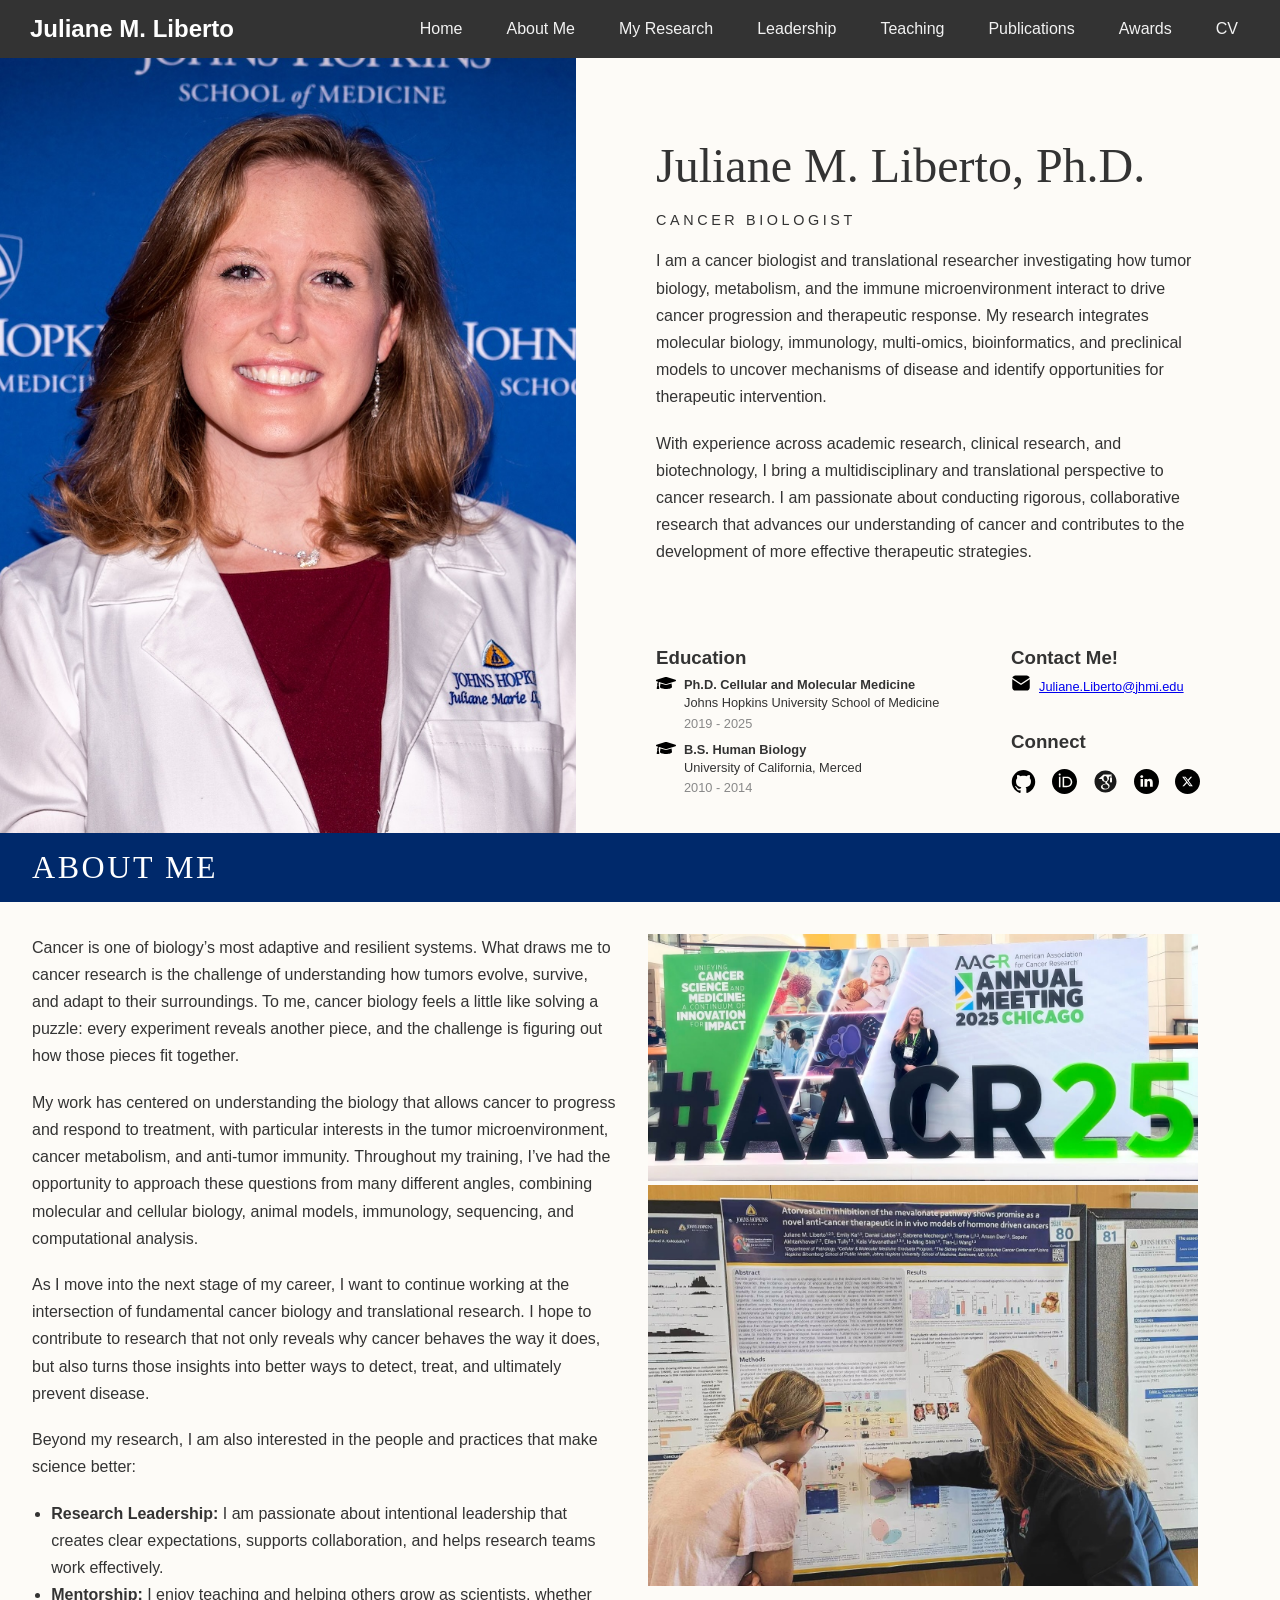
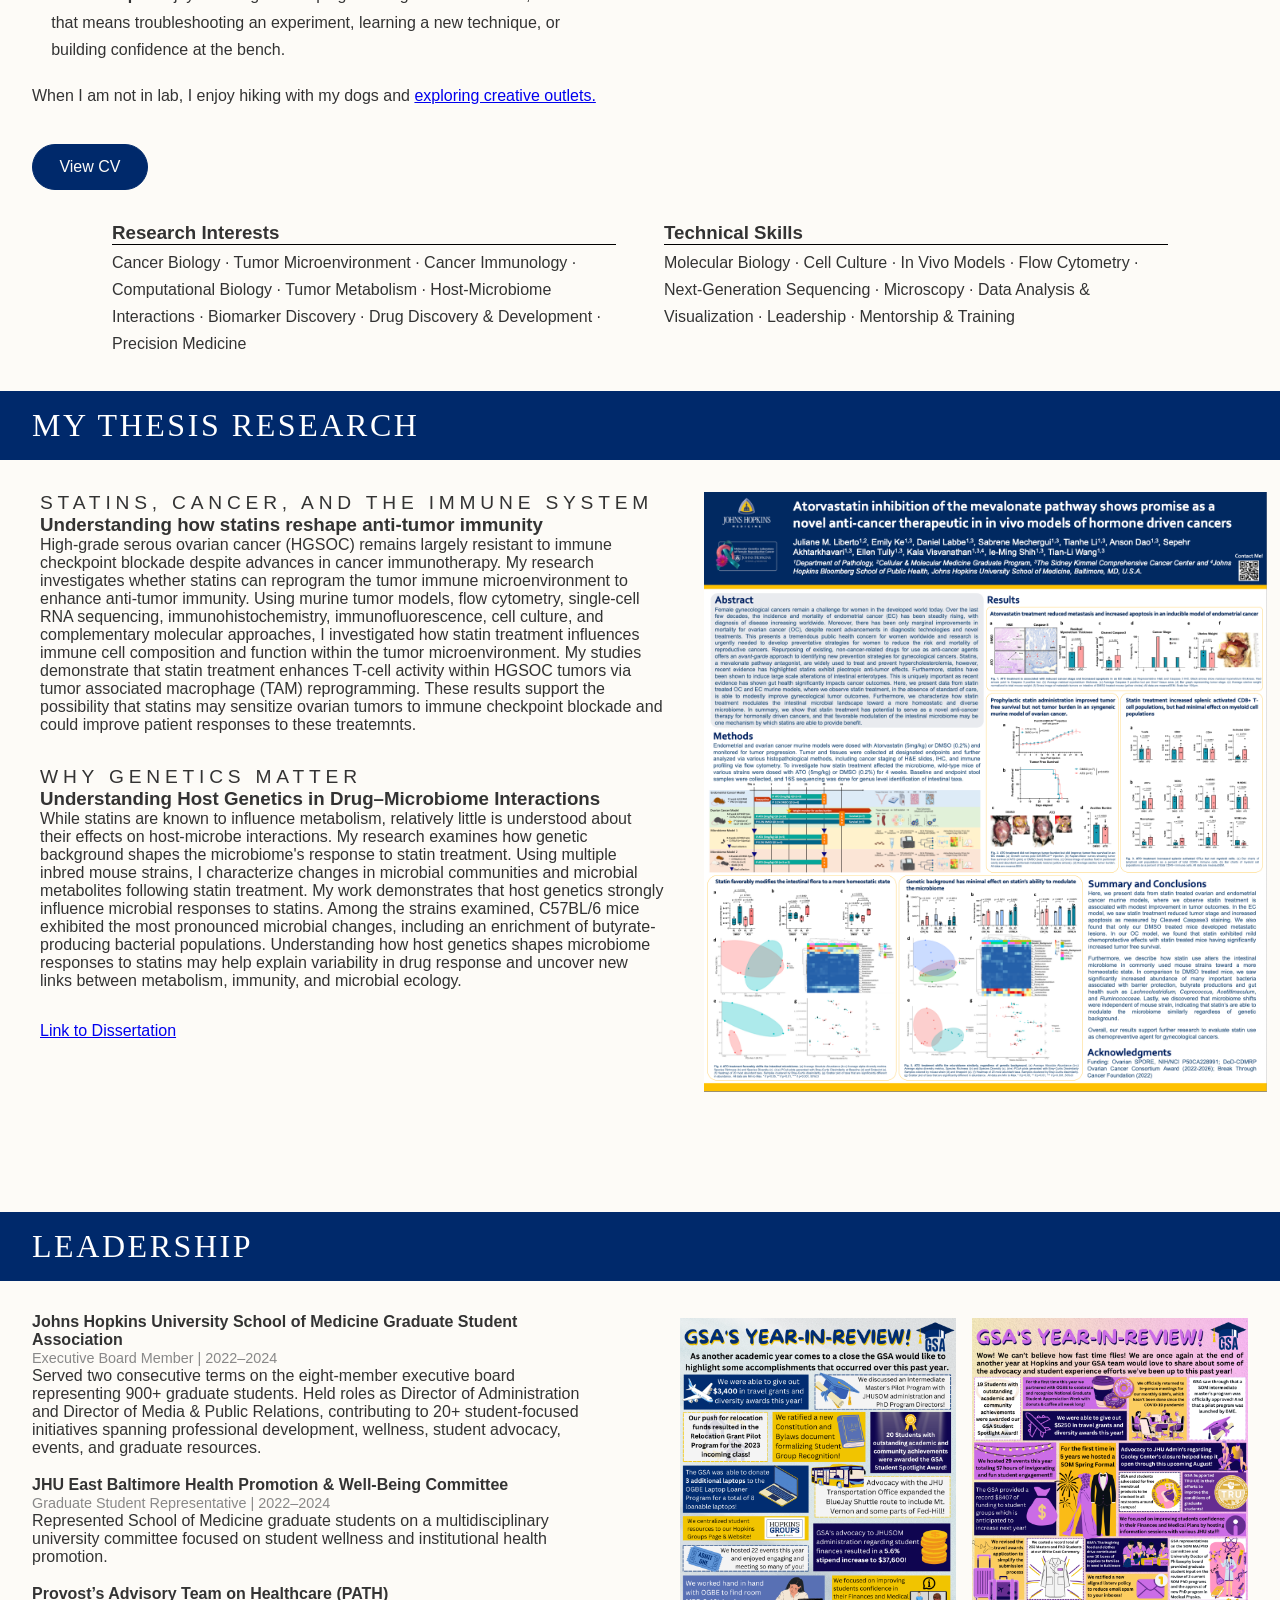
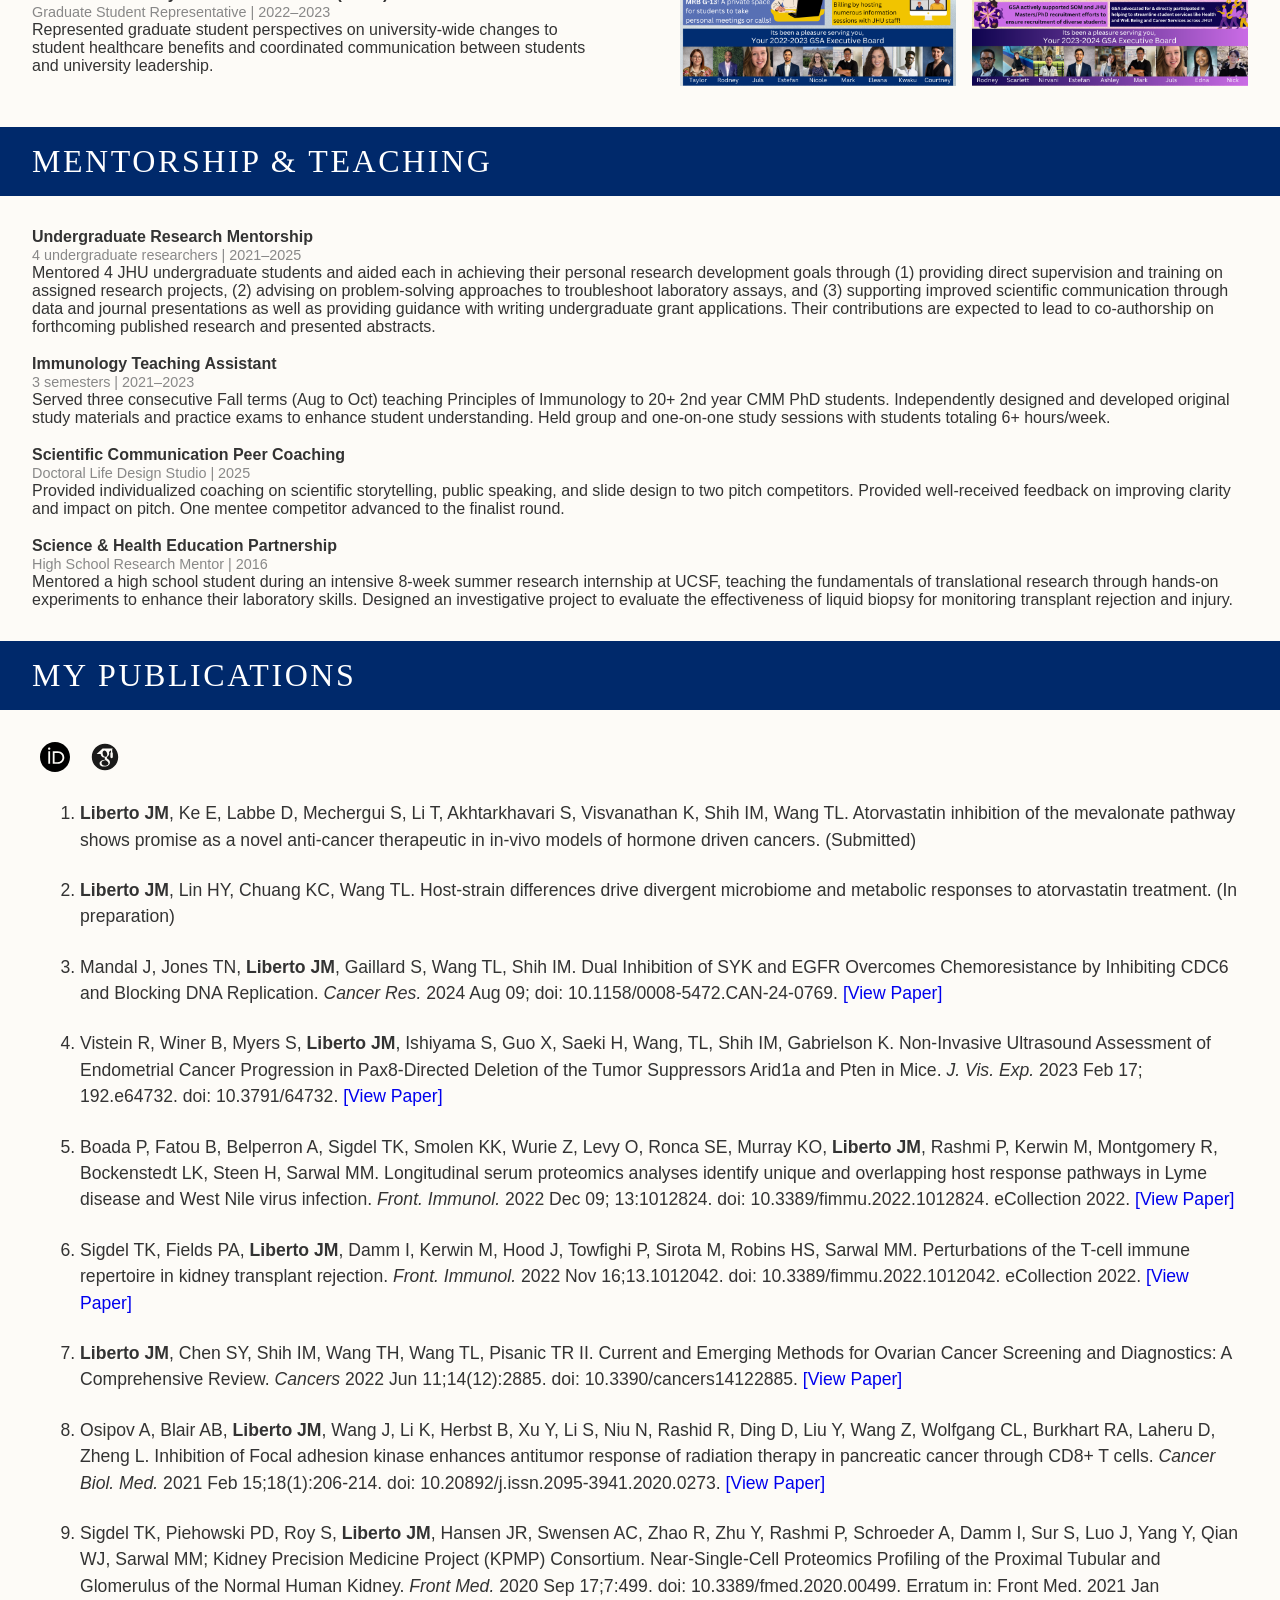
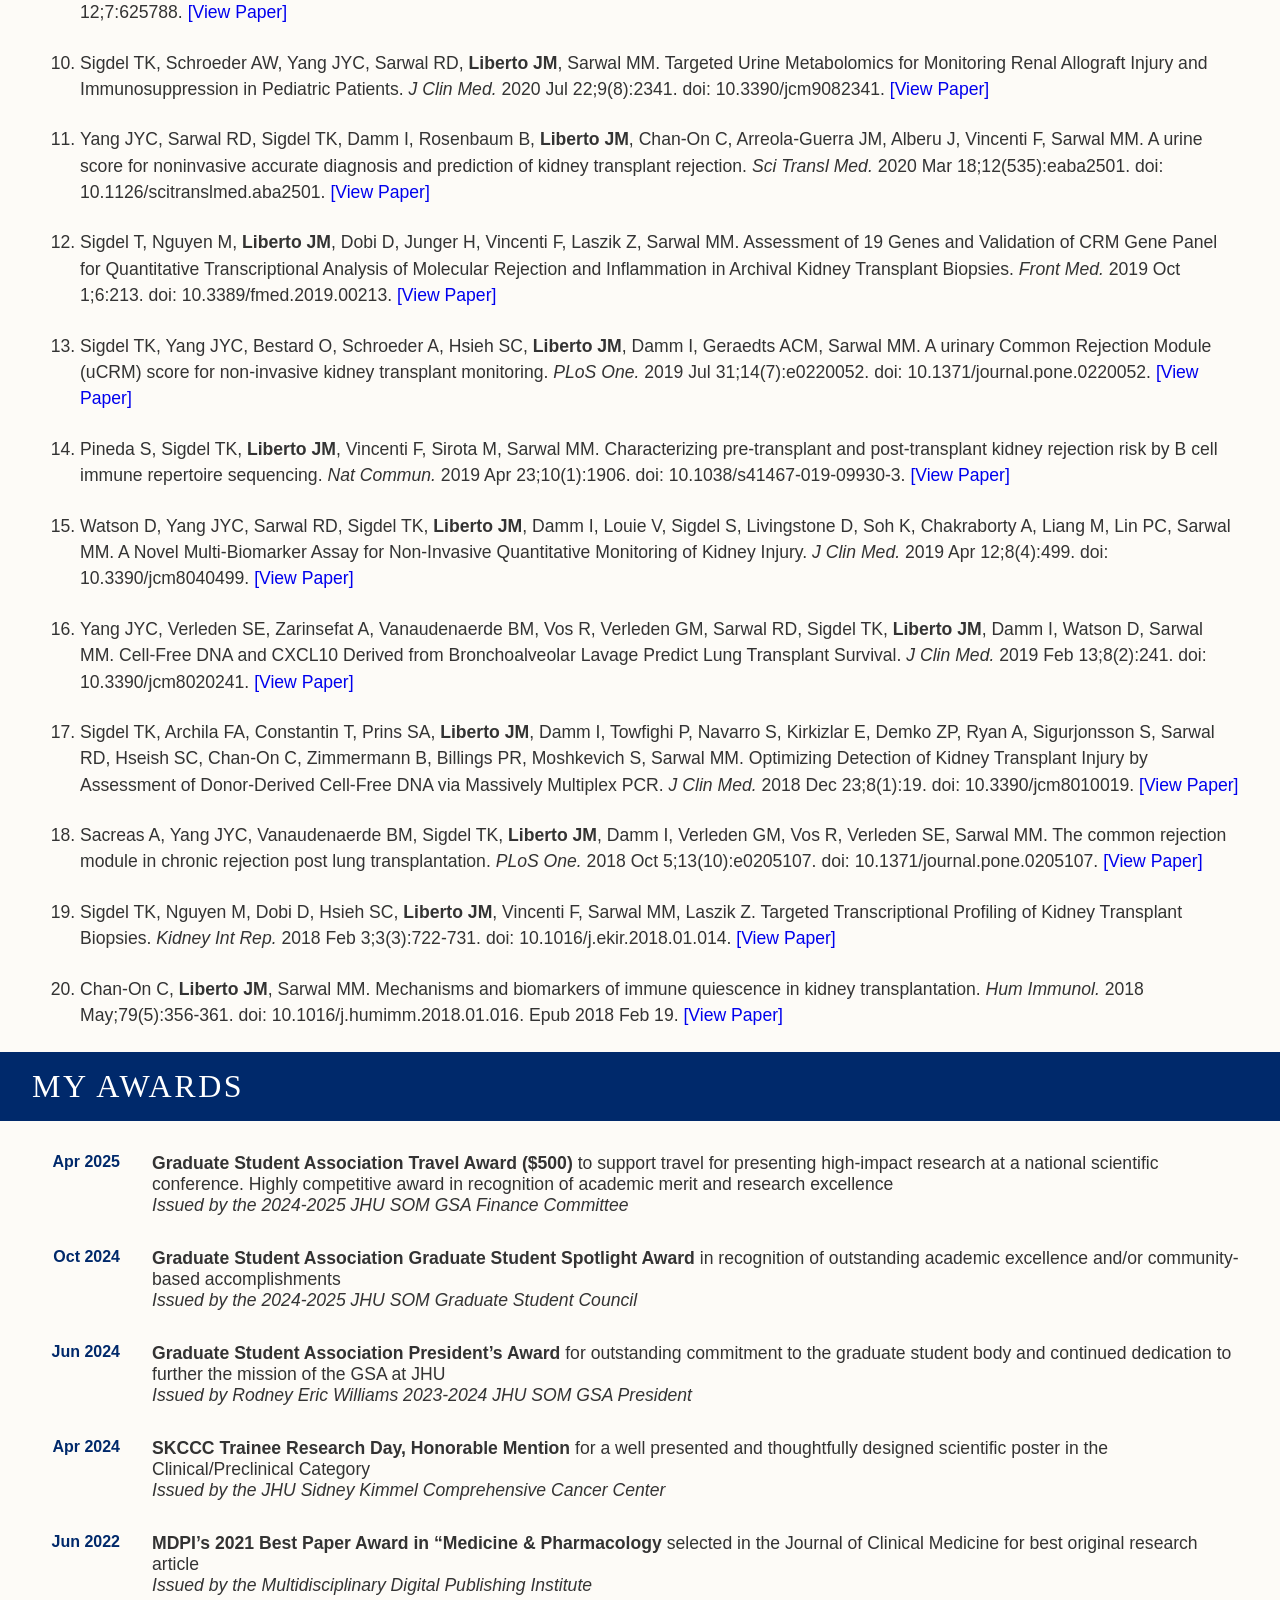
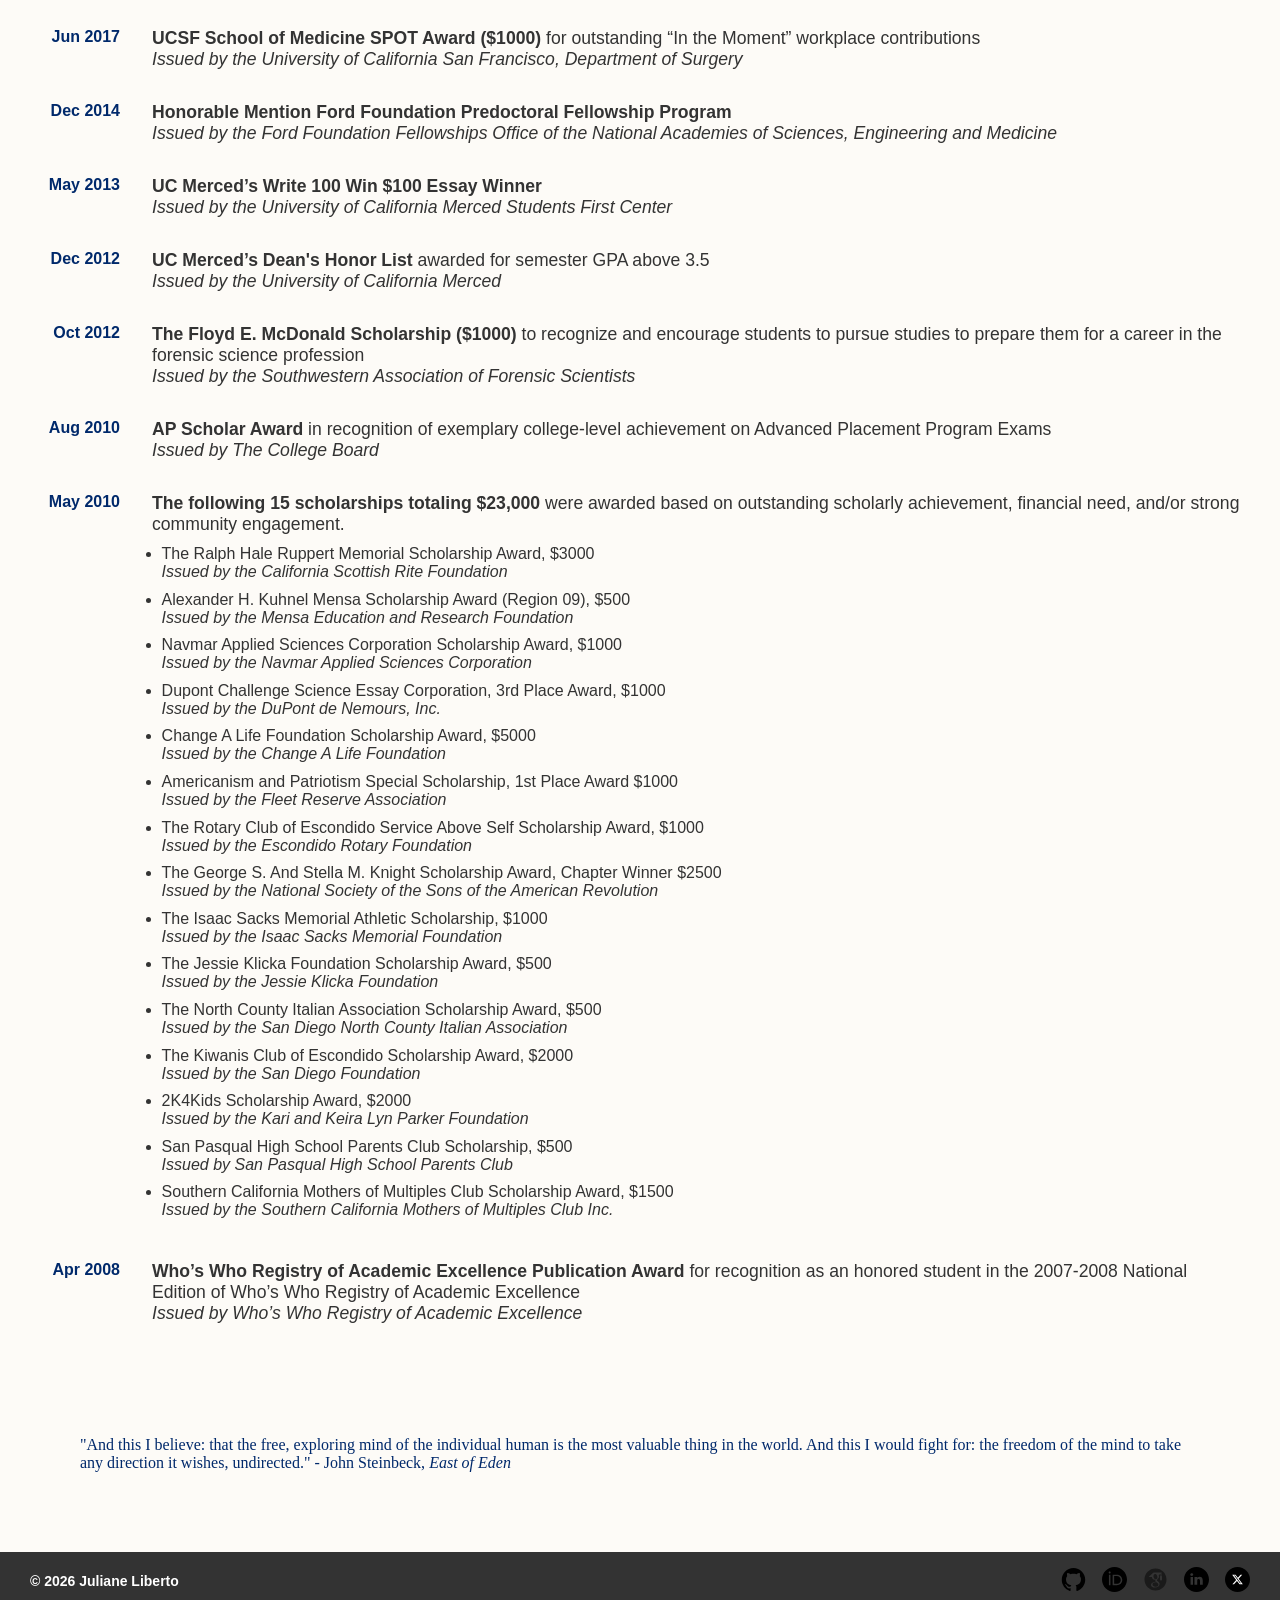
<file: index.html>
<!DOCTYPE html>

<html lang="en">

<head>
    <meta charset="UTF-8">
    <meta name="viewport" content="width=device-width, initial-scale=1.0">
    <title>Juliane M. Liberto | Home</title>
    <link rel="stylesheet" href="assets/css/style-home.css">
</head>
<body>
<!-- NAVIGATION -->
  <nav class = "navbar">
    <!-- Logo -->
    <div class="logo">
      Juliane M. Liberto
    </div>
    <!-- Links -->
    <ul class="nav-links">
      <li><a href="#home">Home</a></li>
      <li><a href="#about">About Me</a></li>
      <li><a href="#research">My Research</a></li>
      <li><a href="#leadership">Leadership</a></li>
      <li><a href="#teaching">Teaching</a></li>
      <li><a href="#publications">Publications</a></li>
      <li><a href="#awards">Awards</a></li>
      <li><a href="/cv" target="_blank" rel="noopener noreferrer">CV</a></li>
    </ul>
  </nav>
  
<!-- HERO -->
  <section id="home">
      <div class="hero">
          <div class = "hero-image">
              <img src = "assets/images/Headshot.jpg">
          </div>
          <div class = "hero-text">
              <h1>Juliane M. Liberto, Ph.D.</h1>
              <h2> Cancer Biologist</h2>
              <p>I am a cancer biologist and translational researcher investigating how tumor biology, metabolism, and the immune microenvironment interact to drive cancer progression and therapeutic response. My research integrates molecular biology, immunology, multi-omics, bioinformatics, and preclinical models to uncover mechanisms of disease and identify opportunities for therapeutic intervention.</p>
              <p>With experience across academic research, clinical research, and biotechnology, I bring a multidisciplinary and translational perspective to cancer research. I am passionate about conducting rigorous, collaborative research that advances our understanding of cancer and contributes to the development of more effective therapeutic strategies.</p>
              <div class="hero-bottom">
                  <div class="education">
                      <h3>Education</h3>
                       <div class="education-item">
                          <img src="assets/images/icons/graduation-cap.svg">
                          <div class="education-info">
                              <h4>Ph.D. Cellular and Molecular Medicine</h4>
                              <p>Johns Hopkins University School of Medicine</p>
                              <span>2019 - 2025</span>
                          </div>
                      </div>
                      <div class="education-item">
                          <img src="assets/images/icons/graduation-cap.svg">
                          <div class="education-info">
                              <h4>B.S. Human Biology</h4>
                              <p>University of California, Merced</p>
                              <span>2010 - 2014</span>
                          </div>
                      </div>
                  </div>
                  <div class="contact">
                      <h3>Contact Me!</h3>
                      <div class="education-item">
                          <img src="assets/images/icons/email.svg">
                          <div class="education-info">
                              <p><a href= "mailto:juliane.liberto@jhmi.edu">Juliane.Liberto@jhmi.edu</a></p>
                          </div>
                      </div>
                      <h3>Connect</h3>
                      <div class="socials">
                          <a href="https://github.com/JulianeLiberto" target="_blank" rel="noopener noreferrer"><img src="assets/images/icons/github.svg"></a>
                          <a href="https://orcid.org/0000-0003-1927-5058" target="_blank" rel="noopener noreferrer"><img src="assets/images/icons/orcid.svg"></a>
                          <a href="https://scholar.google.com/citations?user=32h7SLsAAAAJ&hl=en" target="_blank" rel="noopener noreferrer"><img src="assets/images/icons/googlescholar.svg"></a>
                          <a href="https://www.linkedin.com/in/julianeliberto/" target="_blank" rel="noopener noreferrer"><img src="assets/images/icons/linkedin.svg"></a>
                          <a href="https://x.com/JulianeLiberto" target="_blank" rel="noopener noreferrer"><img src="assets/images/icons/x.svg"></a>                         
                      </div>
                  </div>
              </div>
          </div>
      </div>
  </section>

<!-- ABOUT ME -->
  <section id="about">
      <h2>About Me</h2>
          <div class="about">
              <div class="about-top">
                  <div class="about-text">
                  <p>Cancer is one of biology’s most adaptive and resilient systems. What draws me to cancer research is the challenge of understanding how tumors evolve, survive, and adapt to their surroundings. To me, cancer biology feels a little like solving a puzzle: every experiment reveals another piece, and the challenge is figuring out how those pieces fit together.</p>
                  <p>My work has centered on understanding the biology that allows cancer to progress and respond to treatment, with particular interests in the tumor microenvironment, cancer metabolism, and anti-tumor immunity. Throughout my training, I’ve had the opportunity to approach these questions from many different angles, combining molecular and cellular biology, animal models, immunology, sequencing, and computational analysis.</p>
                  <p>As I move into the next stage of my career, I want to continue working at the intersection of fundamental cancer biology and translational research. I hope to contribute to research that not only reveals why cancer behaves the way it does, but also turns those insights into better ways to detect, treat, and ultimately prevent disease.</p>
                  <p>
                      Beyond my research, I am also interested in the people and practices that make science better:
                      <ul>
                          <li><strong>Research Leadership: </strong> I am passionate about intentional leadership that creates clear expectations, supports collaboration, and helps research teams work effectively.</li>
                          <li><strong>Mentorship: </strong>I enjoy teaching and helping others grow as scientists, whether that means troubleshooting an experiment, learning a new technique, or building confidence at the bench.</li>
                      </ul>
                  </p>
                  <p>When I am not in lab, I enjoy hiking with my dogs and <a href="/art" target="_blank" rel="noopener noreferrer">exploring creative outlets.</a></p>
                  <div class="about-cvlink">
                      <a href="/cv" target="_blank" rel="noopener noreferrer">View CV</a>
                  </div>
              </div>
              <div class="about-img">
                <img src="assets/documents/AACR.jpg">
                <img src="assets/documents/SKCCC.jpg">
              </div>
              </div>
              <div class="about-bottom">
                  <div class="about-bottom-info">
                      <h3>Research Interests</h3>
                          <p>Cancer Biology · Tumor Microenvironment · Cancer Immunology · Computational Biology · Tumor Metabolism · Host-Microbiome Interactions · Biomarker Discovery · Drug Discovery & Development · Precision Medicine</p>
                  </div>
                  <div class="about-bottom-info">
                      <h3>Technical Skills</h3>
                          <p>Molecular Biology · Cell Culture · In Vivo Models · Flow Cytometry · Next-Generation Sequencing · Microscopy · Data Analysis & Visualization · Leadership · Mentorship & Training</p>
                  </div>
              </div>
          </div>
  </section>
<!-- MY RESAERCH -->
  <section id="research">
      <h2>My Thesis Research</h2>
      <div class="research">
            <div class="research-cards">
              <div class="research-card"> <!-- Project 1 -->
                  <h2>Statins, Cancer, and the Immune System</h2>
                  <h3>Understanding how statins reshape anti-tumor immunity</h3>
                  <p>
                      High-grade serous ovarian cancer (HGSOC) remains largely resistant to immune checkpoint blockade despite advances in cancer immunotherapy. My research investigates whether statins can reprogram the tumor immune microenvironment to enhance anti-tumor immunity.
                      Using murine tumor models, flow cytometry, single-cell RNA sequencing, immunohistochemistry, immunofluorescence, cell culture, and complementary molecular approaches, I investigated how statin treatment influences immune cell composition and function within the tumor microenvironment.
                      My studies demonstrate that statin treatment enhances T-cell activity within HGSOC tumors via tumor associated macrophage (TAM) reprogramming. 
                      These results support the possibility that statins may sensitize ovarian tumors to immune checkpoint blockade and could improve patient responses to these treatemnts.
                  </p>
              </div>
              <div class="research-card"> <!-- Project 2 -->
                  <h2>Why Genetics Matter</h2>
                  <h3>Understanding Host Genetics in Drug–Microbiome Interactions</h3>
                  <p>
                      While statins are known to influence metabolism, relatively little is understood about their effects on host-microbe interactions. My research examines how genetic background shapes the microbiome's response to statin treatment.
                      Using multiple inbred mouse strains, I characterize changes in microbial communities and microbial metabolites following statin treatment.
                      My work demonstrates that host genetics strongly influence microbial responses to statins. Among the strains examined, C57BL/6 mice exhibited the most pronounced microbial changes, including an enrichment of butyrate-producing bacterial populations.
                      Understanding how host genetics shapes microbiome responses to statins may help explain variability in drug response and uncover new links between metabolism, immunity, and microbial ecology.
                  </p>
              </div>
                <div>
                    <a href="https://jscholarship.library.jhu.edu/items/fc3f5c67-2581-4d92-b991-28f9fecb6890" target="_blank" rel="noopener noreferrer">Link to Dissertation</a>
                </div>
          </div>
          <div class="research-image">
              <a href="assets/documents/SKCCC Trainee Day Poster.pdf" target="_blank">
                    <img src="assets/documents/SKCCC Trainee Day Poster_img.png">
                </a>
          </div>         
      </div>      
  </section>
    
<!-- LEADERSHIP -->
    <section id="leadership">
        <h2>Leadership</h2>
        <div class="leadership-content">
            <div class="leadership-card">
                <div class="position">
                    <div class="position-header">
                        <h4>Johns Hopkins University School of Medicine Graduate Student Association</h4>
                        <span>Executive Board Member | 2022–2024</span>
                    </div>
                    <p class="position-info">
                        Served two consecutive terms on the eight-member executive board representing 900+ graduate students. Held roles as Director of Administration and Director of Media & Public Relations, contributing to 20+ student-focused initiatives spanning professional development, wellness, student advocacy, events, and graduate resources.
                    </p>
                </div>
                <div class="position">
                    <div class="position-header">
                        <h4>JHU East Baltimore Health Promotion & Well-Being Committee</h4>
                        <span>Graduate Student Representative | 2022–2024</span>
                    </div>
                    <p class="position-info">
                        Represented School of Medicine graduate students on a multidisciplinary university committee focused on student wellness and institutional health promotion.
                    </p>
                </div>
                <div class="position">
                    <div class="position-header">
                        <h4>Provost’s Advisory Team on Healthcare (PATH)</h4>
                        <span>Graduate Student Representative | 2022–2023</span>
                    </div>
                    <p class="position-info">
                        Represented graduate student perspectives on university-wide changes to student healthcare benefits and coordinated communication between students and university leadership.
                    </p>
                </div>
            </div>
            <div class="leadership-img">
                <a href="assets/documents/2022-23.png" target="_blank">
                    <img src="assets/documents/2022-23.png">
                </a>
                <a href="assets/documents/2023-24.png" target="_blank">
                    <img src="assets/documents/2023-24.png">
                </a>
            </div>
        </div>
        
    </section>

<!-- MENTORSHIP & TEACHING -->
    <section id="teaching">
        <h2>Mentorship & Teaching</h2>
        <div class="leadership-card">           
            <div class="position">
                <div class="position-header">
                    <h4>Undergraduate Research Mentorship</h4>
                    <span>4 undergraduate researchers | 2021–2025</span>
                </div>
                <p class="position-info">
                   Mentored 4 JHU undergraduate students and aided each in achieving their personal research development goals through (1) providing direct supervision and training on assigned research projects, (2) advising on problem-solving approaches to troubleshoot laboratory assays, and (3) supporting improved scientific communication through data and journal presentations as well as providing guidance with writing undergraduate grant applications. Their contributions are expected to lead to co-authorship on forthcoming published research and presented abstracts. 
                </p>
            </div>
            <div class="position">
                <div class="position-header">
                    <h4>Immunology Teaching Assistant</h4>
                    <span>3 semesters | 2021–2023</span>
                </div>
                <p class="position-info">
                    Served three consecutive Fall terms (Aug to Oct) teaching Principles of Immunology to 20+ 2nd year CMM PhD students. Independently designed and developed original study materials and practice exams to enhance student understanding. Held group and one-on-one study sessions with students totaling 6+ hours/week.
                </p>
            </div>
            <div class="position">
                <div class="position-header">
                    <h4>Scientific Communication Peer Coaching</h4>
                    <span>Doctoral Life Design Studio | 2025</span>
                </div>
                <p class="position-info">
                    Provided individualized coaching on scientific storytelling, public speaking, and slide design to two pitch competitors. Provided well-received feedback on improving clarity and impact on pitch. One mentee competitor advanced to the finalist round.
                </p>
            </div>
            <div class="position">
                <div class="position-header">
                    <h4>Science & Health Education Partnership</h4>
                    <span>High School Research Mentor | 2016</span>
                </div>
                <p class="position-info">
                    Mentored a high school student during an intensive 8-week summer research internship at UCSF, teaching the fundamentals of translational research through hands-on experiments to enhance their laboratory skills. Designed an investigative project to evaluate the effectiveness of liquid biopsy for monitoring transplant rejection and injury.
                </p>
            </div>
        </div>
    </section>

    
<!-- MY PUBLICATIONS -->
  <section id="publications">
      <h2>My Publications</h2>
      <ul class="publication-links">
                <li><a href="https://orcid.org/0000-0003-1927-5058"target="_blank" rel="noopener noreferrer"><img src="assets/images/icons/orcid.svg"></a></li>
                <li><a href="https://scholar.google.com/citations?user=32h7SLsAAAAJ&hl=en"target="_blank" rel="noopener noreferrer"><img src="assets/images/icons/googlescholar.svg"></a></li>
      </ul>
      <ol class="publication-list">
                <li><strong>Liberto JM</strong>, Ke E, Labbe D, Mechergui S, Li T, Akhtarkhavari S, Visvanathan K, Shih IM, Wang TL. Atorvastatin inhibition of the mevalonate pathway shows promise as a novel anti-cancer therapeutic in in-vivo models of hormone driven cancers. (Submitted)</li>
                <li><strong>Liberto JM</strong>, Lin HY, Chuang KC, Wang TL. Host-strain differences drive divergent microbiome and metabolic responses to atorvastatin treatment. (In preparation) </li>
                <li>Mandal J, Jones TN, <strong>Liberto JM</strong>, Gaillard S, Wang TL, Shih IM. Dual Inhibition of SYK and EGFR Overcomes Chemoresistance by Inhibiting CDC6 and Blocking DNA Replication. <em>Cancer Res.</em> 2024 Aug 09; doi: 10.1158/0008-5472.CAN-24-0769. <a href="https://doi.org/10.1158/0008-5472.CAN-24-0769" target="_blank" rel="noopener noreferrer">[View Paper]</a></li>
                <li>Vistein R, Winer B, Myers S, <strong>Liberto JM</strong>, Ishiyama S, Guo X, Saeki H, Wang, TL, Shih IM, Gabrielson K. Non-Invasive Ultrasound Assessment of Endometrial Cancer Progression in Pax8-Directed Deletion of the Tumor Suppressors Arid1a and Pten in Mice. <em>J. Vis. Exp.</em> 2023 Feb 17; 192.e64732. doi: 10.3791/64732. <a href="https://doi.org/10.3791/64732" target="_blank" rel="noopener noreferrer">[View Paper]</a></li>
                <li>Boada P, Fatou B, Belperron A, Sigdel TK, Smolen KK, Wurie Z, Levy O, Ronca SE, Murray KO, <strong>Liberto JM</strong>, Rashmi P, Kerwin M, Montgomery R, Bockenstedt LK, Steen H, Sarwal MM. Longitudinal serum proteomics analyses identify unique and overlapping host response pathways in Lyme disease and West Nile virus infection. <em>Front. Immunol.</em> 2022 Dec 09; 13:1012824. doi: 10.3389/fimmu.2022.1012824. eCollection 2022. <a href="https://doi.org/10.3389/fimmu.2022.1012824" target="_blank" rel="noopener noreferrer">[View Paper]</a></li>
                <li>Sigdel TK, Fields PA, <strong>Liberto JM</strong>, Damm I, Kerwin M, Hood J, Towfighi P, Sirota M, Robins HS, Sarwal MM. Perturbations of the T-cell immune repertoire in kidney transplant rejection. <em>Front. Immunol.</em> 2022 Nov 16;13.1012042. doi: 10.3389/fimmu.2022.1012042. eCollection 2022. <a href="https://doi.org/10.3389/fimmu.2022.1012042" target="_blank" rel="noopener noreferrer">[View Paper]</a></li>
                <li><strong>Liberto JM</strong>, Chen SY, Shih IM, Wang TH, Wang TL, Pisanic TR II. Current and Emerging Methods for Ovarian Cancer Screening and Diagnostics: A Comprehensive Review. <em>Cancers</em> 2022 Jun 11;14(12):2885. doi: 10.3390/cancers14122885. <a href="https://doi.org/10.3390/cancers14122885" target="_blank" rel="noopener noreferrer">[View Paper]</a></li>
                <li>Osipov A, Blair AB, <strong>Liberto JM</strong>, Wang J, Li K, Herbst B, Xu Y, Li S, Niu N, Rashid R, Ding D, Liu Y, Wang Z, Wolfgang CL, Burkhart RA, Laheru D, Zheng L. Inhibition of Focal adhesion kinase enhances antitumor response of radiation therapy in pancreatic cancer through CD8+ T cells. <em>Cancer Biol. Med.</em> 2021 Feb 15;18(1):206-214. doi: 10.20892/j.issn.2095-3941.2020.0273. <a href="https://doi.org/10.20892/j.issn.2095-3941.2020.0273" target="_blank" rel="noopener noreferrer">[View Paper]</a></li>
                <li>Sigdel TK, Piehowski PD, Roy S, <strong>Liberto JM</strong>, Hansen JR, Swensen AC, Zhao R, Zhu Y, Rashmi P, Schroeder A, Damm I, Sur S, Luo J, Yang Y, Qian WJ, Sarwal MM; Kidney Precision Medicine Project (KPMP) Consortium. Near-Single-Cell Proteomics Profiling of the Proximal Tubular and Glomerulus of the Normal Human Kidney. <em>Front Med.</em> 2020 Sep 17;7:499. doi: 10.3389/fmed.2020.00499. Erratum in: Front Med. 2021 Jan 12;7:625788. <a href="https://doi.org/10.3389/fmed.2020.00499" target="_blank" rel="noopener noreferrer">[View Paper]</a></li>
                <li>Sigdel TK, Schroeder AW, Yang JYC, Sarwal RD, <strong>Liberto JM</strong>, Sarwal MM. Targeted Urine Metabolomics for Monitoring Renal Allograft Injury and Immunosuppression in Pediatric Patients. <em>J Clin Med.</em> 2020 Jul 22;9(8):2341. doi: 10.3390/jcm9082341. <a href="https://doi.org/10.3390/jcm9082341" target="_blank" rel="noopener noreferrer">[View Paper]</a> </li>
                <li>Yang JYC, Sarwal RD, Sigdel TK, Damm I, Rosenbaum B, <strong>Liberto JM</strong>, Chan-On C, Arreola-Guerra JM, Alberu J, Vincenti F, Sarwal MM. A urine score for noninvasive accurate diagnosis and prediction of kidney transplant rejection. <em>Sci Transl Med.</em> 2020 Mar 18;12(535):eaba2501. doi: 10.1126/scitranslmed.aba2501. <a href="https://doi.org/10.1126/scitranslmed.aba2501" target="_blank" rel="noopener noreferrer">[View Paper]</a></li>
                <li>Sigdel T, Nguyen M, <strong>Liberto JM</strong>, Dobi D, Junger H, Vincenti F, Laszik Z, Sarwal MM. Assessment of 19 Genes and Validation of CRM Gene Panel for Quantitative Transcriptional Analysis of Molecular Rejection and Inflammation in Archival Kidney Transplant Biopsies. <em>Front Med.</em> 2019 Oct 1;6:213. doi: 10.3389/fmed.2019.00213. <a href="https://doi.org/10.3389/fmed.2019.00213" target="_blank" rel="noopener noreferrer">[View Paper]</a></li>
                <li>Sigdel TK, Yang JYC, Bestard O, Schroeder A, Hsieh SC, <strong>Liberto JM</strong>, Damm I, Geraedts ACM, Sarwal MM. A urinary Common Rejection Module (uCRM) score for non-invasive kidney transplant monitoring. <em>PLoS One.</em> 2019 Jul 31;14(7):e0220052. doi: 10.1371/journal.pone.0220052. <a href="https://doi.org/10.1371/journal.pone.0220052" target="_blank" rel="noopener noreferrer">[View Paper]</a></li>
                <li>Pineda S, Sigdel TK, <strong>Liberto JM</strong>, Vincenti F, Sirota M, Sarwal MM. Characterizing pre-transplant and post-transplant kidney rejection risk by B cell immune repertoire sequencing. <em>Nat Commun.</em> 2019 Apr 23;10(1):1906. doi: 10.1038/s41467-019-09930-3. <a href="https://doi.org/10.1038/s41467-019-09930-3" target="_blank" rel="noopener noreferrer">[View Paper]</a></li>
                <li>Watson D, Yang JYC, Sarwal RD, Sigdel TK, <strong>Liberto JM</strong>, Damm I, Louie V, Sigdel S, Livingstone D, Soh K, Chakraborty A, Liang M, Lin PC, Sarwal MM. A Novel Multi-Biomarker Assay for Non-Invasive Quantitative Monitoring of Kidney Injury. <em>J Clin Med.</em> 2019 Apr 12;8(4):499. doi: 10.3390/jcm8040499. <a href="https://doi.org/10.3390/jcm8040499" target="_blank" rel="noopener noreferrer">[View Paper]</a></li>
                <li>Yang JYC, Verleden SE, Zarinsefat A, Vanaudenaerde BM, Vos R, Verleden GM, Sarwal RD, Sigdel TK, <strong>Liberto JM</strong>, Damm I, Watson D, Sarwal MM. Cell-Free DNA and CXCL10 Derived from Bronchoalveolar Lavage Predict Lung Transplant Survival. <em>J Clin Med.</em> 2019 Feb 13;8(2):241. doi: 10.3390/jcm8020241. <a href="https://doi.org/10.3390/jcm8020241" target="_blank" rel="noopener noreferrer">[View Paper]</a></li>
                <li>Sigdel TK, Archila FA, Constantin T, Prins SA, <strong>Liberto JM</strong>, Damm I, Towfighi P, Navarro S, Kirkizlar E, Demko ZP, Ryan A, Sigurjonsson S, Sarwal RD, Hseish SC, Chan-On C, Zimmermann B, Billings PR, Moshkevich S, Sarwal MM. Optimizing Detection of Kidney Transplant Injury by Assessment of Donor-Derived Cell-Free DNA via Massively Multiplex PCR. <em>J Clin Med.</em> 2018 Dec 23;8(1):19. doi: 10.3390/jcm8010019. <a href="https://doi.org/10.3390/jcm8010019" target="_blank" rel="noopener noreferrer">[View Paper]</a></li>
                <li>Sacreas A, Yang JYC, Vanaudenaerde BM, Sigdel TK, <strong>Liberto JM</strong>, Damm I, Verleden GM, Vos R, Verleden SE, Sarwal MM. The common rejection module in chronic rejection post lung transplantation. <em>PLoS One.</em> 2018 Oct 5;13(10):e0205107. doi: 10.1371/journal.pone.0205107. <a href="https://doi.org/10.1371/journal.pone.0205107" target="_blank" rel="noopener noreferrer">[View Paper]</a></li>
                <li>Sigdel TK, Nguyen M, Dobi D, Hsieh SC, <strong>Liberto JM</strong>, Vincenti F, Sarwal MM, Laszik Z. Targeted Transcriptional Profiling of Kidney Transplant Biopsies. <em>Kidney Int Rep.</em> 2018 Feb 3;3(3):722-731. doi: 10.1016/j.ekir.2018.01.014. <a href="https://doi.org/10.1016/j.ekir.2018.01.014" target="_blank" rel="noopener noreferrer">[View Paper]</a></li>
                <li>Chan-On C, <strong>Liberto JM</strong>, Sarwal MM. Mechanisms and biomarkers of immune quiescence in kidney transplantation. <em>Hum Immunol.</em> 2018 May;79(5):356-361. doi: 10.1016/j.humimm.2018.01.016. Epub 2018 Feb 19. <a href="https://doi.org/10.1016/j.humimm.2018.01.016" target="_blank" rel="noopener noreferrer">[View Paper]</a></li>
        </ol>
      
  </section>
<!-- MY AWARDS -->
  <section id="awards">
      <h2>My Awards</h2>
      <div class="award">
          <div class="award-date">Apr 2025</div>
          <div class="award-info">
              <strong>Graduate Student Association Travel Award ($500)</strong> to support travel for presenting high-impact research at a national scientific conference. Highly competitive award in recognition of academic merit and research excellence<br>
              <em>Issued by the 2024-2025 JHU SOM GSA Finance Committee</em>
          </div>
      </div>
      <div class="award">
          <div class="award-date">Oct 2024</div>
          <div class="award-info">
              <strong>Graduate Student Association Graduate Student Spotlight Award</strong> in recognition of outstanding academic excellence and/or community-based accomplishments<br>
              <em>Issued by the 2024-2025 JHU SOM Graduate Student Council </em>
          </div>
      </div>
      <div class="award">
          <div class="award-date">Jun 2024</div>
          <div class="award-info">
              <strong>Graduate Student Association President’s Award</strong> for outstanding commitment to the graduate student body and continued dedication to further the mission of the GSA at JHU<br>
              <em>Issued by Rodney Eric Williams 2023-2024 JHU SOM GSA President</em>
          </div>
      </div>
      <div class="award">
          <div class="award-date">Apr 2024</div>
          <div class="award-info">
              <strong>SKCCC Trainee Research Day, Honorable Mention</strong> for a well presented and thoughtfully designed scientific poster in the Clinical/Preclinical Category<br>
              <em>Issued by the JHU Sidney Kimmel Comprehensive Cancer Center</em>
          </div>
      </div>
      <div class="award">
          <div class="award-date">Jun 2022</div>
          <div class="award-info">
              <strong>MDPI’s 2021 Best Paper Award in “Medicine & Pharmacology</strong> selected in the Journal of Clinical Medicine for best original research article<br>
              <em>Issued by the Multidisciplinary Digital Publishing Institute</em>
          </div>
      </div>
      <div class="award">
          <div class="award-date">Jun 2017</div>
          <div class="award-info">
              <strong>UCSF School of Medicine SPOT Award ($1000)</strong> for outstanding “In the Moment” workplace contributions<br>
              <em>Issued by the University of California San Francisco, Department of Surgery</em>
          </div>
      </div>
      <div class="award">
          <div class="award-date">Dec 2014</div>
          <div class="award-info">
             <strong>Honorable Mention Ford Foundation Predoctoral Fellowship Program</strong><br>
              <em>Issued by the Ford Foundation Fellowships Office of the National Academies of Sciences, Engineering and Medicine</em> 
          </div>
      </div>
      <div class="award">
          <div class="award-date">May 2013</div>
          <div class="award-info">
              <strong>UC Merced’s Write 100 Win $100 Essay Winner</strong><br>
              <em>Issued by the University of California Merced Students First Center</em>
          </div>
      </div>
      <div class="award">
          <div class="award-date">Dec 2012</div>
          <div class="award-info">
              <strong>UC Merced’s Dean's Honor List</strong> awarded for semester GPA above 3.5<br>
              <em>Issued by the University of California Merced</em>
          </div>
      </div>
      <div class="award">
          <div class="award-date">Oct 2012</div>
          <div class="award-info">
              <strong>The Floyd E. McDonald Scholarship ($1000)</strong> to recognize and encourage students to pursue studies to prepare them for a career in the forensic science profession<br>
              <em>Issued by the Southwestern Association of Forensic Scientists</em>
          </div>
      </div>
      <div class="award">
          <div class="award-date">Aug 2010</div>
          <div class="award-info">
              <strong>AP Scholar Award</strong> in recognition of exemplary college-level achievement on Advanced Placement Program Exams<br>
              <em>Issued by The College Board</em>
          </div>
      </div>
      <div class="award">
          <div class="award-date">May 2010</div>
          <div class="award-info">
             <strong>The following 15 scholarships totaling $23,000</strong> were awarded based on outstanding scholarly achievement, financial need, and/or strong community engagement.
                    <ul>
                        <li>The Ralph Hale Ruppert Memorial Scholarship Award, $3000<br>
                            <em>Issued by the California Scottish Rite Foundation</em>
                        </li>
                        <li>Alexander H. Kuhnel Mensa Scholarship Award (Region 09), $500<br>
                            <em>Issued by the Mensa Education and Research Foundation</em>
                        </li>
                        <li>Navmar Applied Sciences Corporation Scholarship Award, $1000<br>
                            <em>Issued by the Navmar Applied Sciences Corporation</em>
                        </li>
                        <li>Dupont Challenge Science Essay Corporation, 3rd Place Award, $1000<br>
                            <em>Issued by the DuPont de Nemours, Inc.</em>
                        </li>
                        <li>Change A Life Foundation Scholarship Award, $5000<br>
                            <em>Issued by the Change A Life Foundation</em>
                        </li>
                        <li>Americanism and Patriotism Special Scholarship, 1st Place Award $1000<br>
                            <em>Issued by the Fleet Reserve Association</em>
                        </li>
                        <li>The Rotary Club of Escondido Service Above Self Scholarship Award, $1000<br>
                            <em>Issued by the Escondido Rotary Foundation</em>
                        </li>
                        <li>The George S. And Stella M. Knight Scholarship Award, Chapter Winner $2500<br>
                            <em>Issued by the National Society of the Sons of the American Revolution</em>
                        </li>
                        <li>The Isaac Sacks Memorial Athletic Scholarship, $1000<br>
                            <em>Issued by the Isaac Sacks Memorial Foundation</em>
                        </li>
                        <li>The Jessie Klicka Foundation Scholarship Award, $500<br>
                            <em>Issued by the Jessie Klicka Foundation</em>
                        </li>
                        <li>The North County Italian Association Scholarship Award, $500<br>
                            <em>Issued by the San Diego North County Italian Association</em>
                        </li>
                        <li>The Kiwanis Club of Escondido Scholarship Award, $2000<br>
                            <em>Issued by the San Diego Foundation</em>
                        </li>
                        <li>2K4Kids Scholarship Award, $2000<br>
                            <em>Issued by the Kari and Keira Lyn Parker Foundation</em>
                        </li>
                        <li>San Pasqual High School Parents Club Scholarship, $500<br>
                            <em>Issued by San Pasqual High School Parents Club</em>
                        </li>
                        <li>Southern California Mothers of Multiples Club Scholarship Award, $1500<br>
                            <em>Issued by the Southern California Mothers of Multiples Club Inc.</em>
                        </li>
                    </ul> 
          </div>
      </div>
      <div class="award">
          <div class="award-date">Apr 2008</div>
          <div class="award-info">
              <strong>Who’s Who Registry of Academic Excellence Publication Award </strong> for recognition as an honored student in the 2007-2008 National Edition of Who’s Who Registry of Academic Excellence<br>
              <em>Issued by Who’s Who Registry of Academic Excellence</em>
          </div>
      </div>
  </section>
<!-- FOOTER -->
    <div class="foot-quote">
                "And this I believe: that the free, exploring mind of the individual human is the most valuable thing in the world. And this I would fight for: the freedom of the mind to take any direction it wishes, undirected." - John Steinbeck, <em>East of Eden</em>
              </div>
    <footer class="footbar">
        <div class="foot-logo">
            © 2026 Juliane Liberto 
        </div>
        <div class="foot-links">
            <a href="https://github.com/JulianeLiberto" target="_blank" rel="noopener noreferrer"><img src="assets/images/icons/github.svg"></a>
            <a href="https://orcid.org/0000-0003-1927-5058" target="_blank" rel="noopener noreferrer"><img src="assets/images/icons/orcid.svg"></a>
            <a href="https://scholar.google.com/citations?user=32h7SLsAAAAJ&hl=en" target="_blank" rel="noopener noreferrer"><img src="assets/images/icons/googlescholar.svg"></a>
            <a href="https://www.linkedin.com/in/julianeliberto/" target="_blank" rel="noopener noreferrer"><img src="assets/images/icons/linkedin.svg"></a>
            <a href="https://x.com/JulianeLiberto" target="_blank" rel="noopener noreferrer"><img src="assets/images/icons/x.svg"></a>
        </div>
    </footer>
</body>
</file>
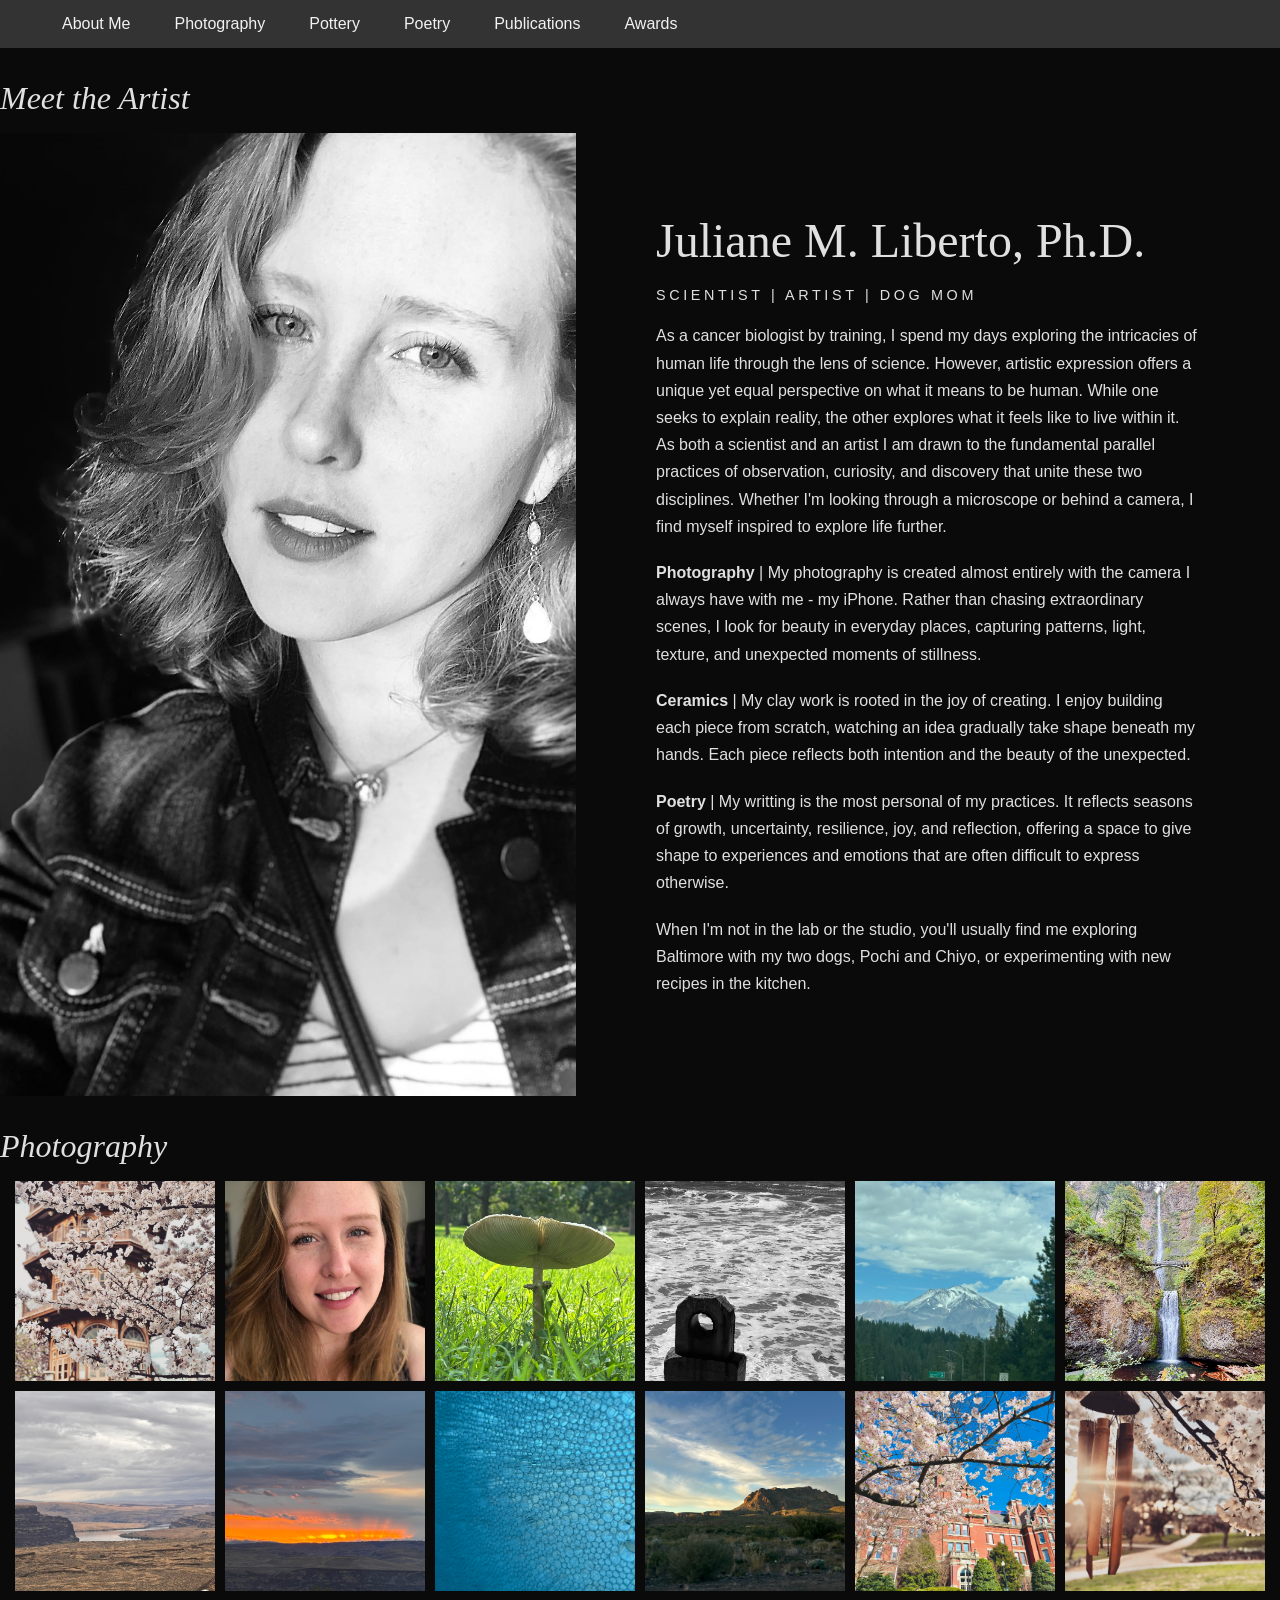
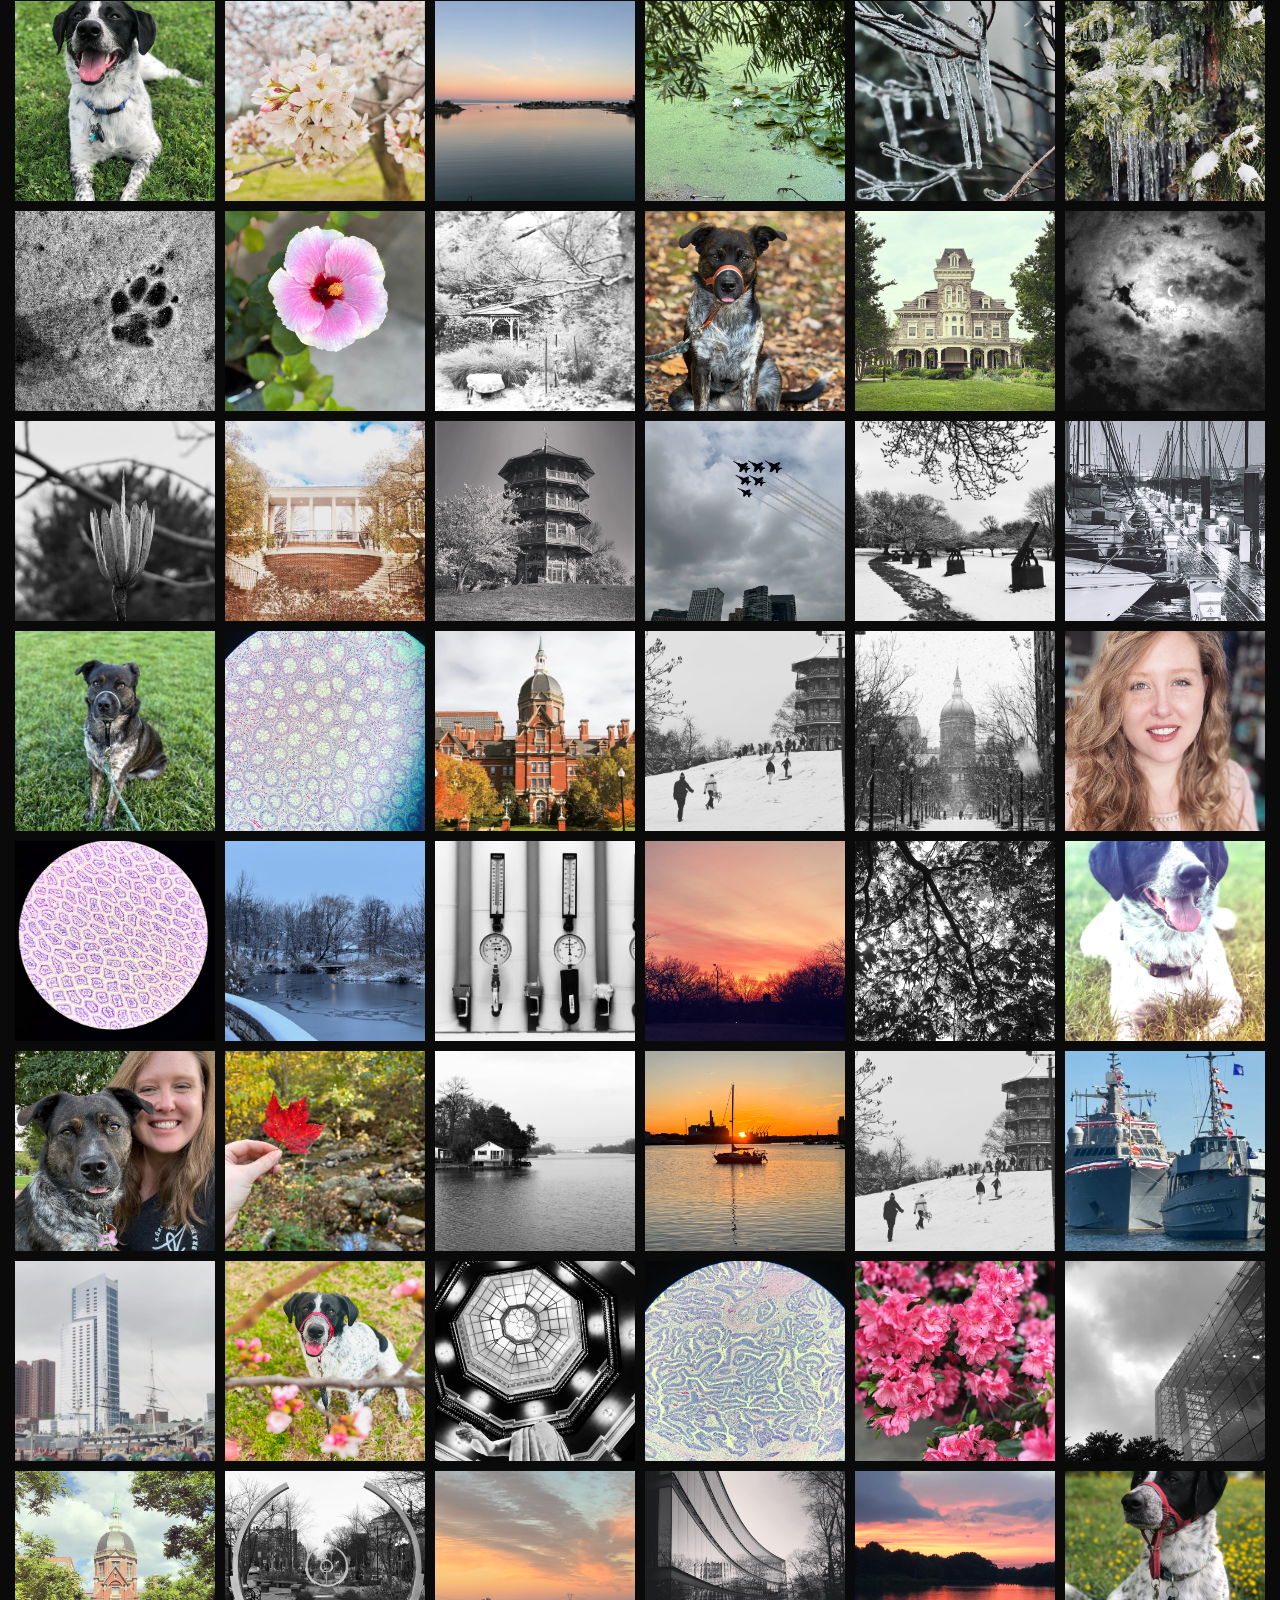
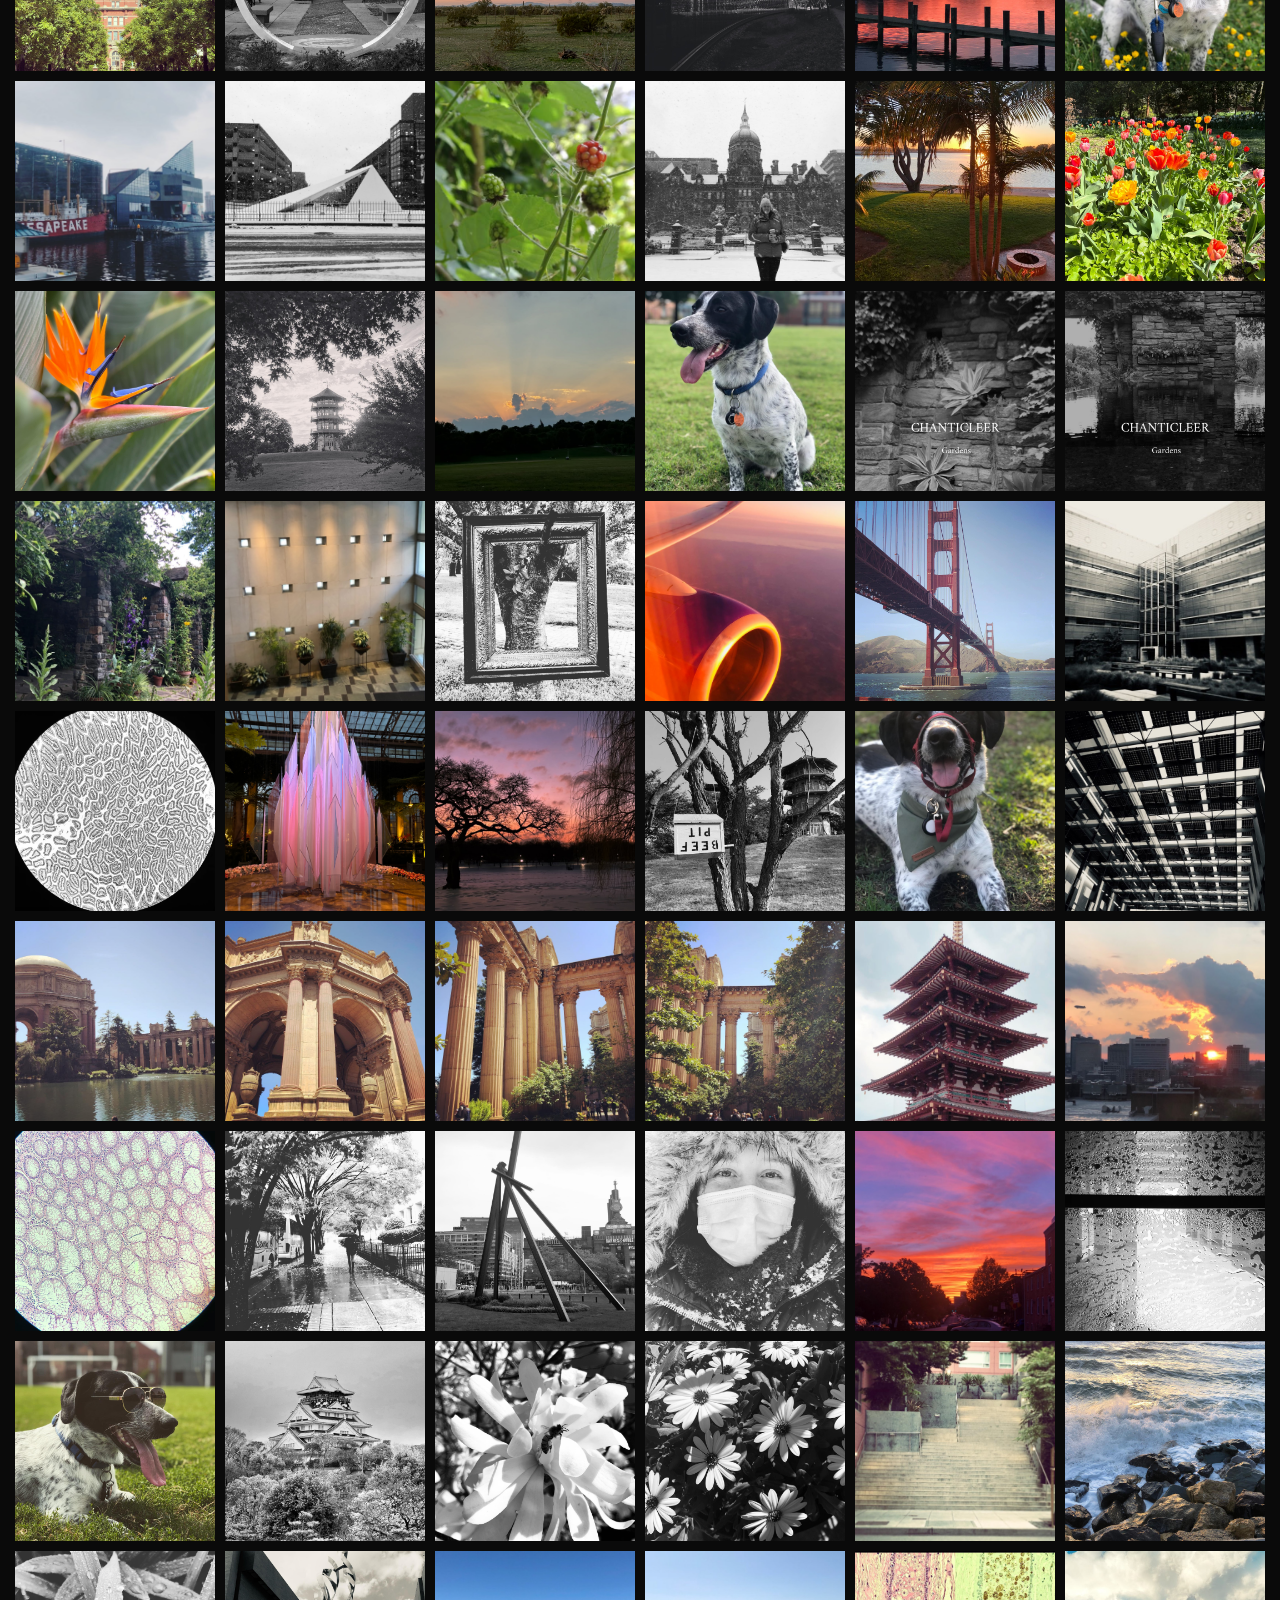
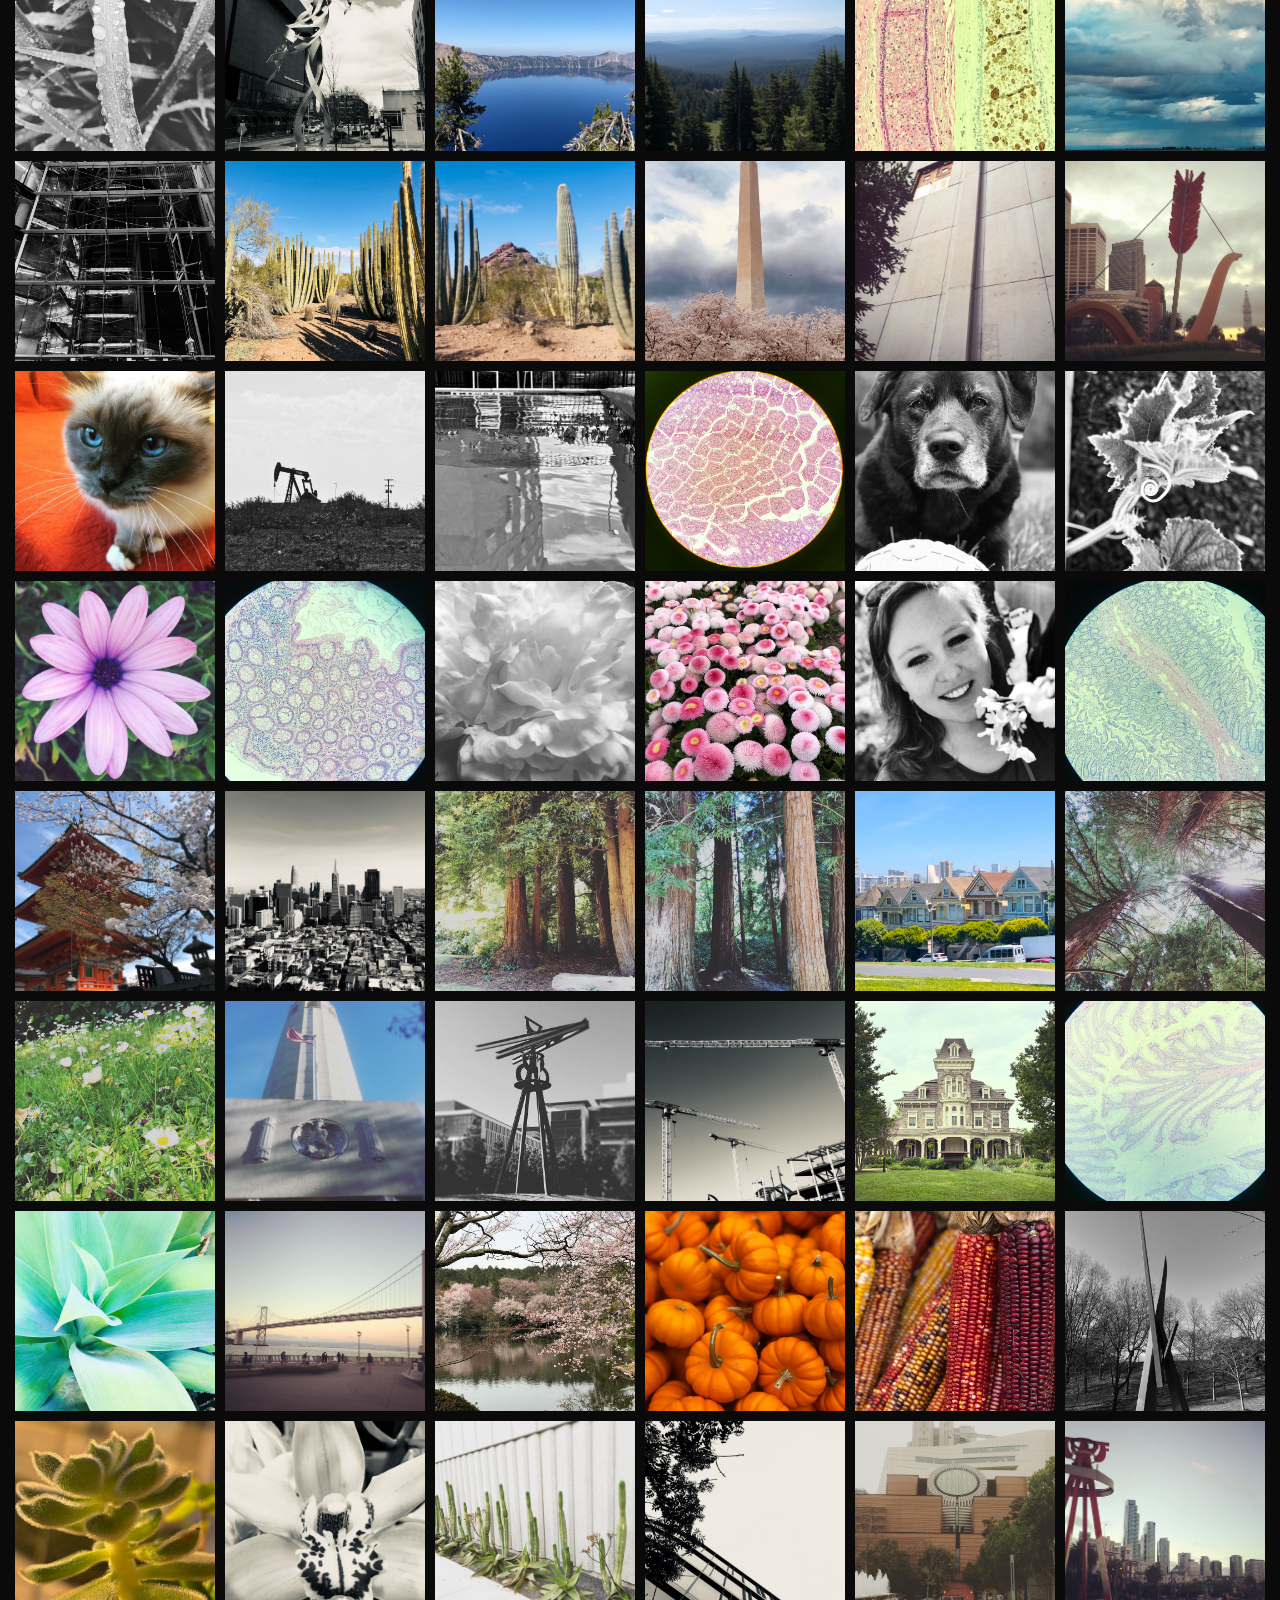
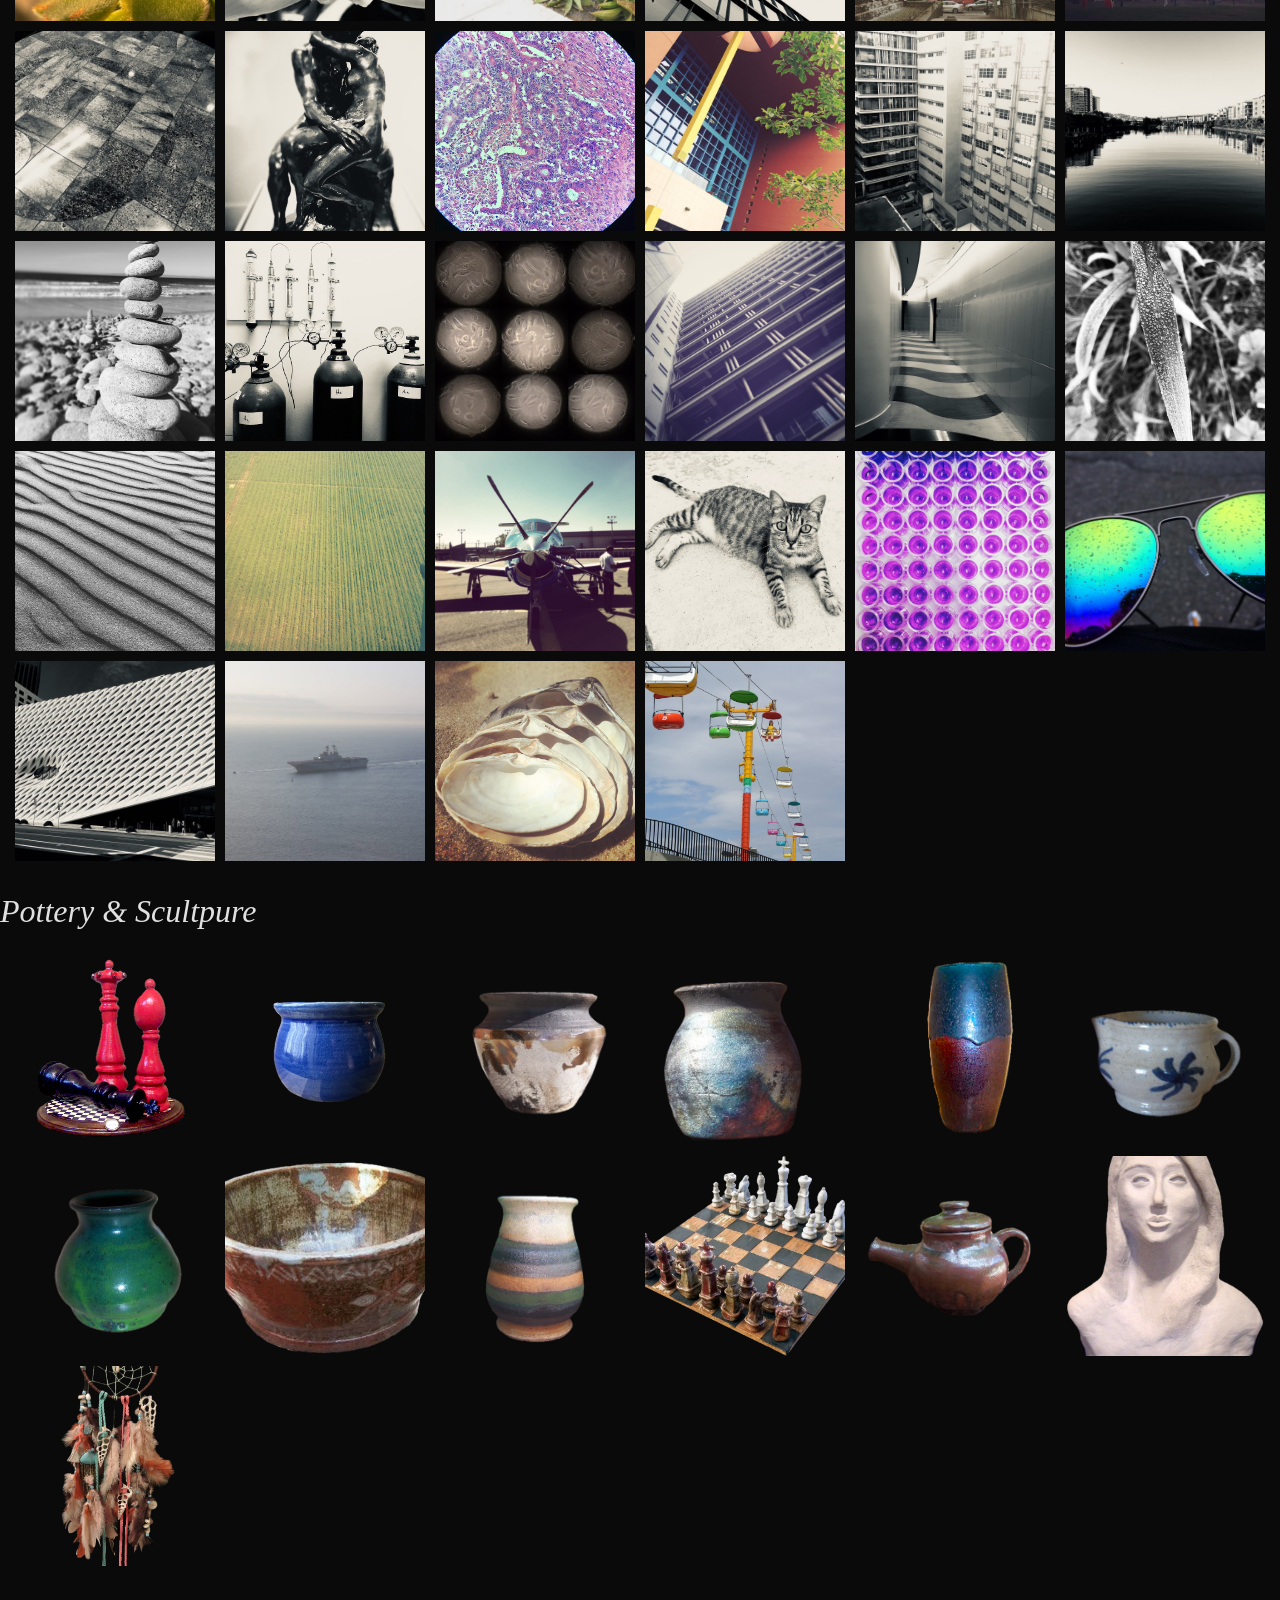
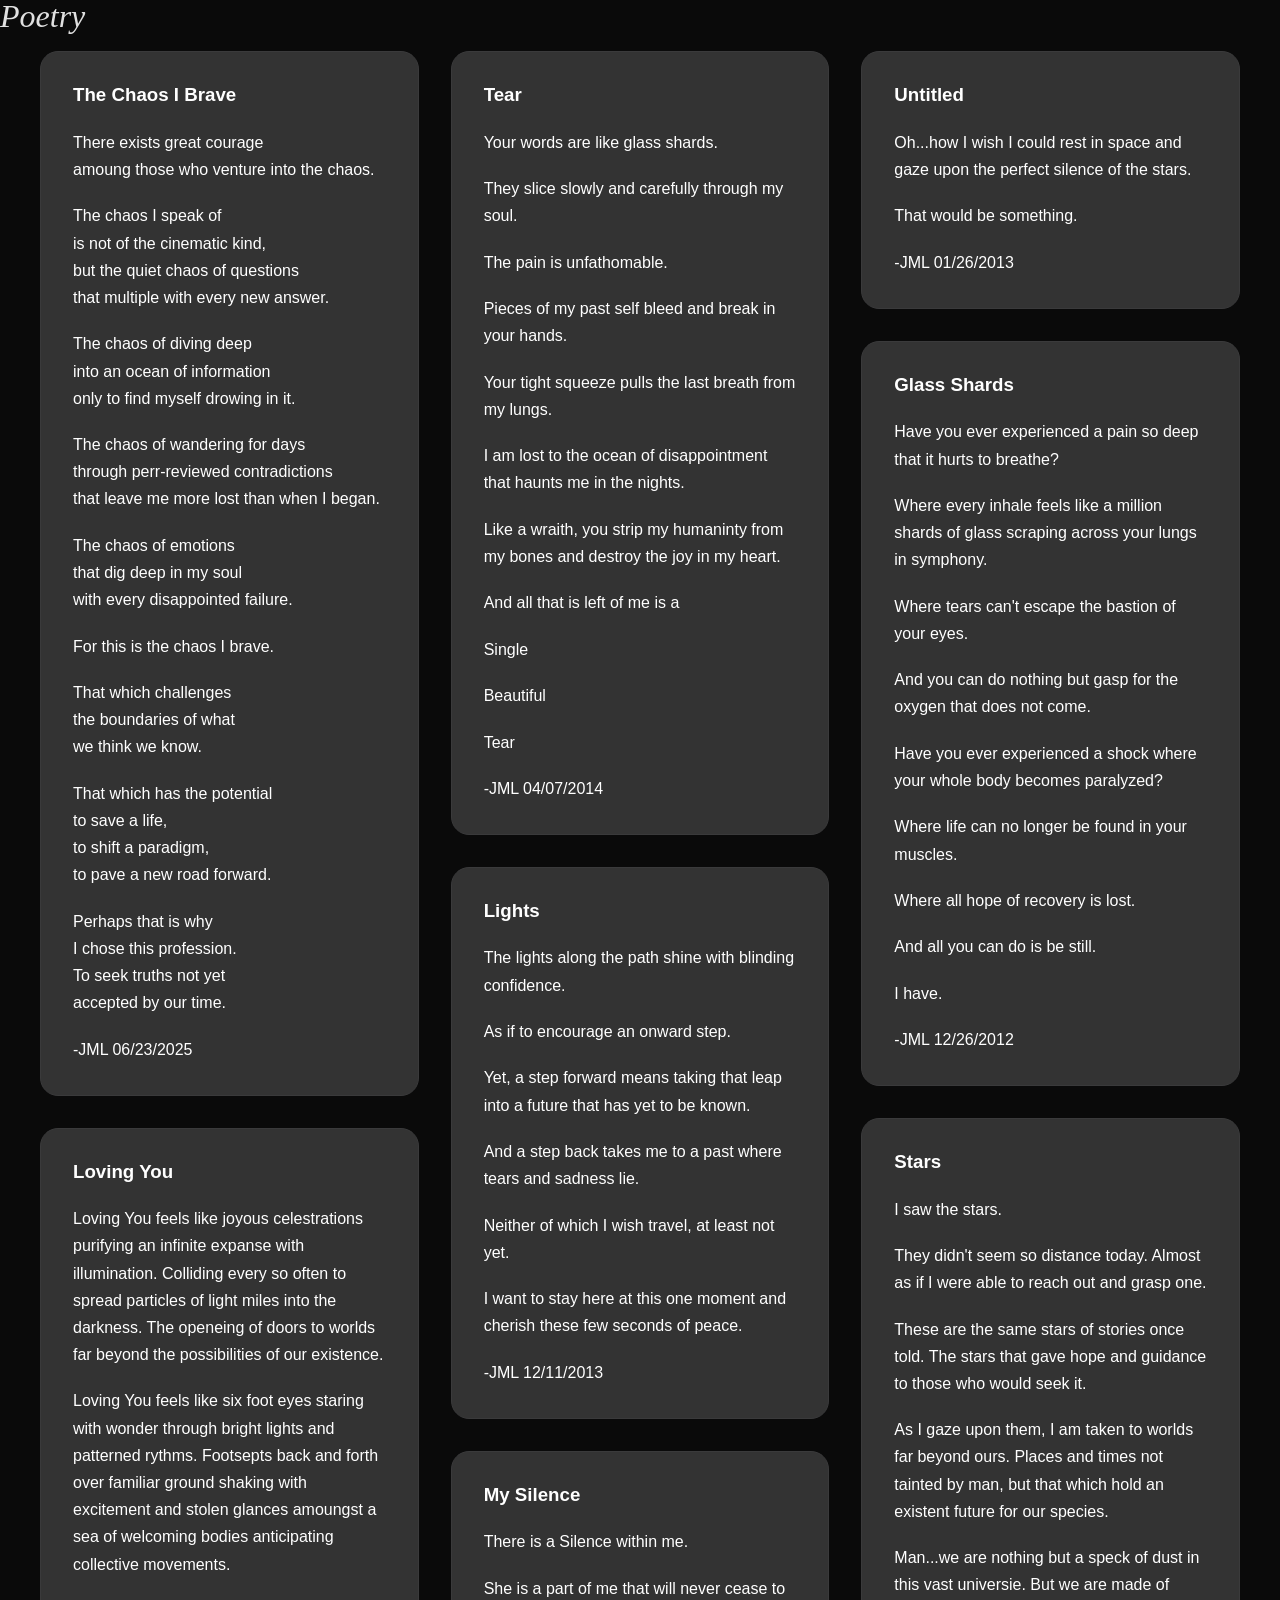
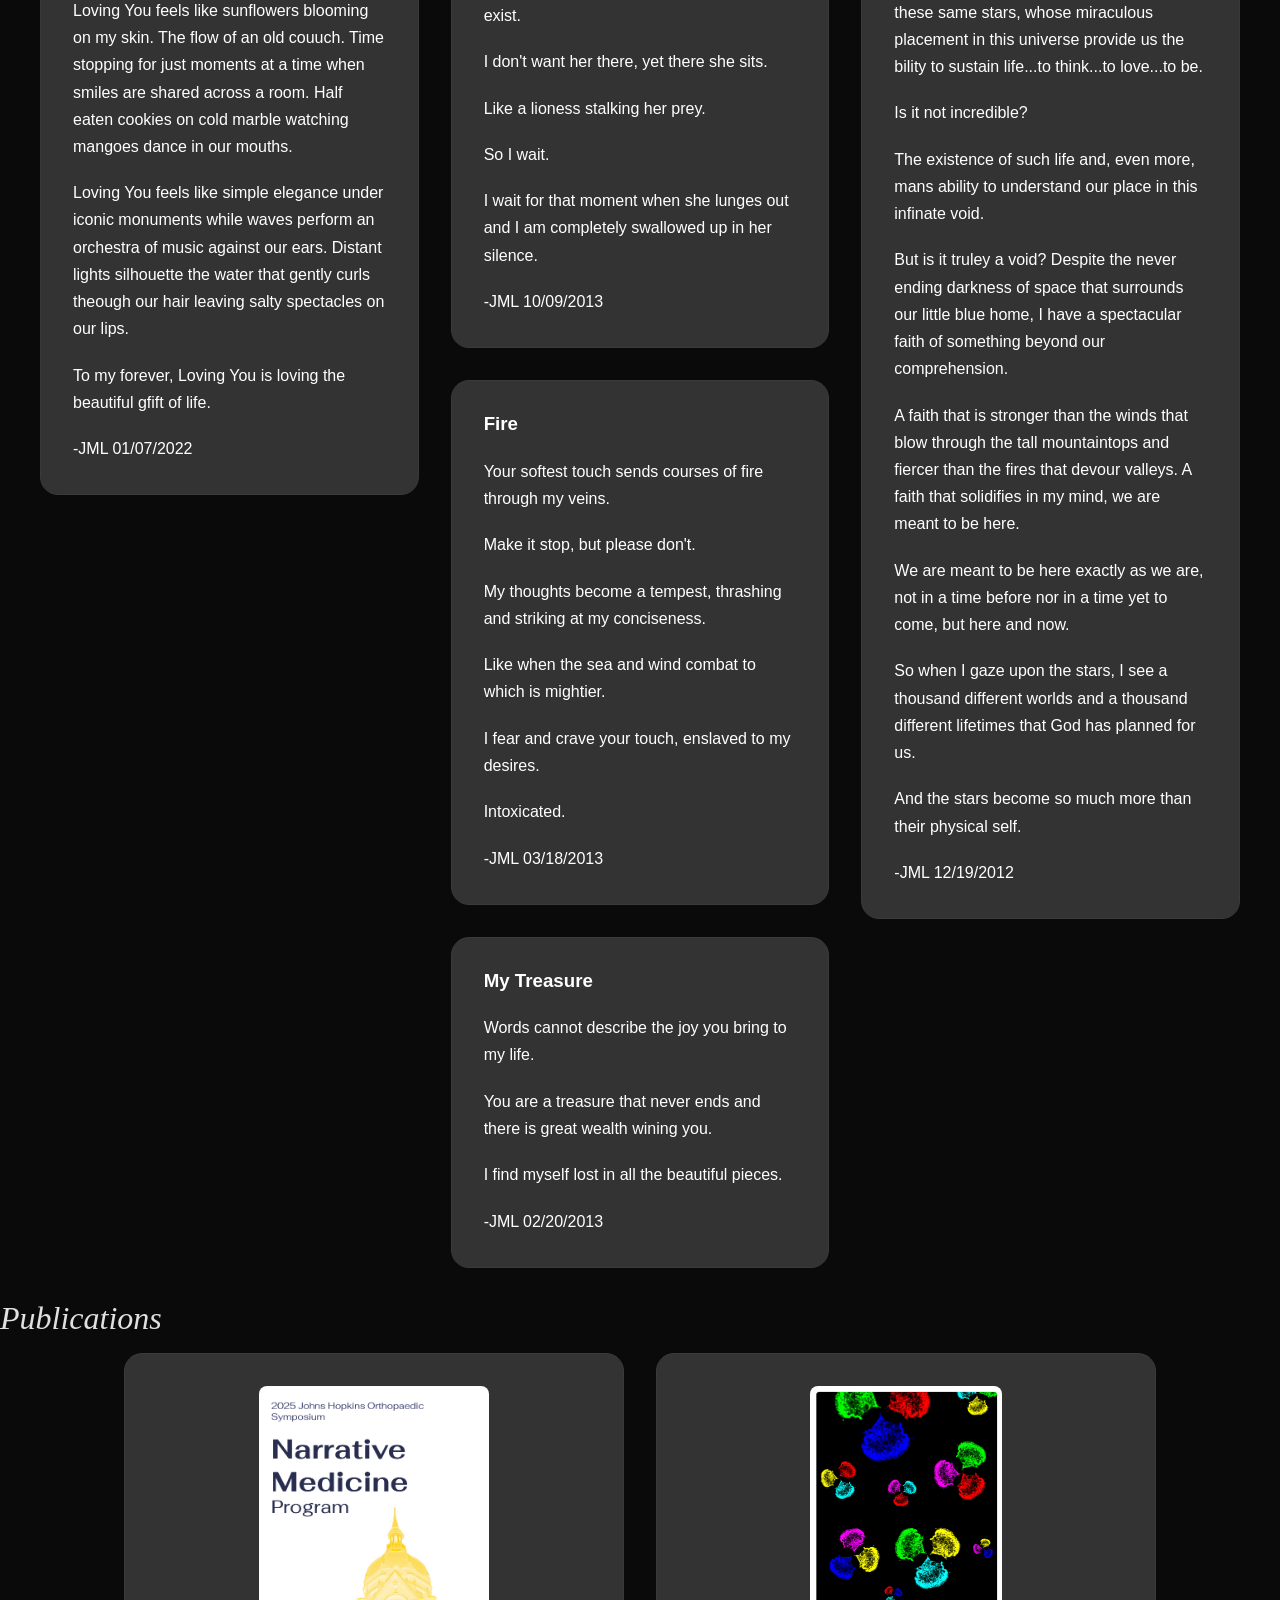
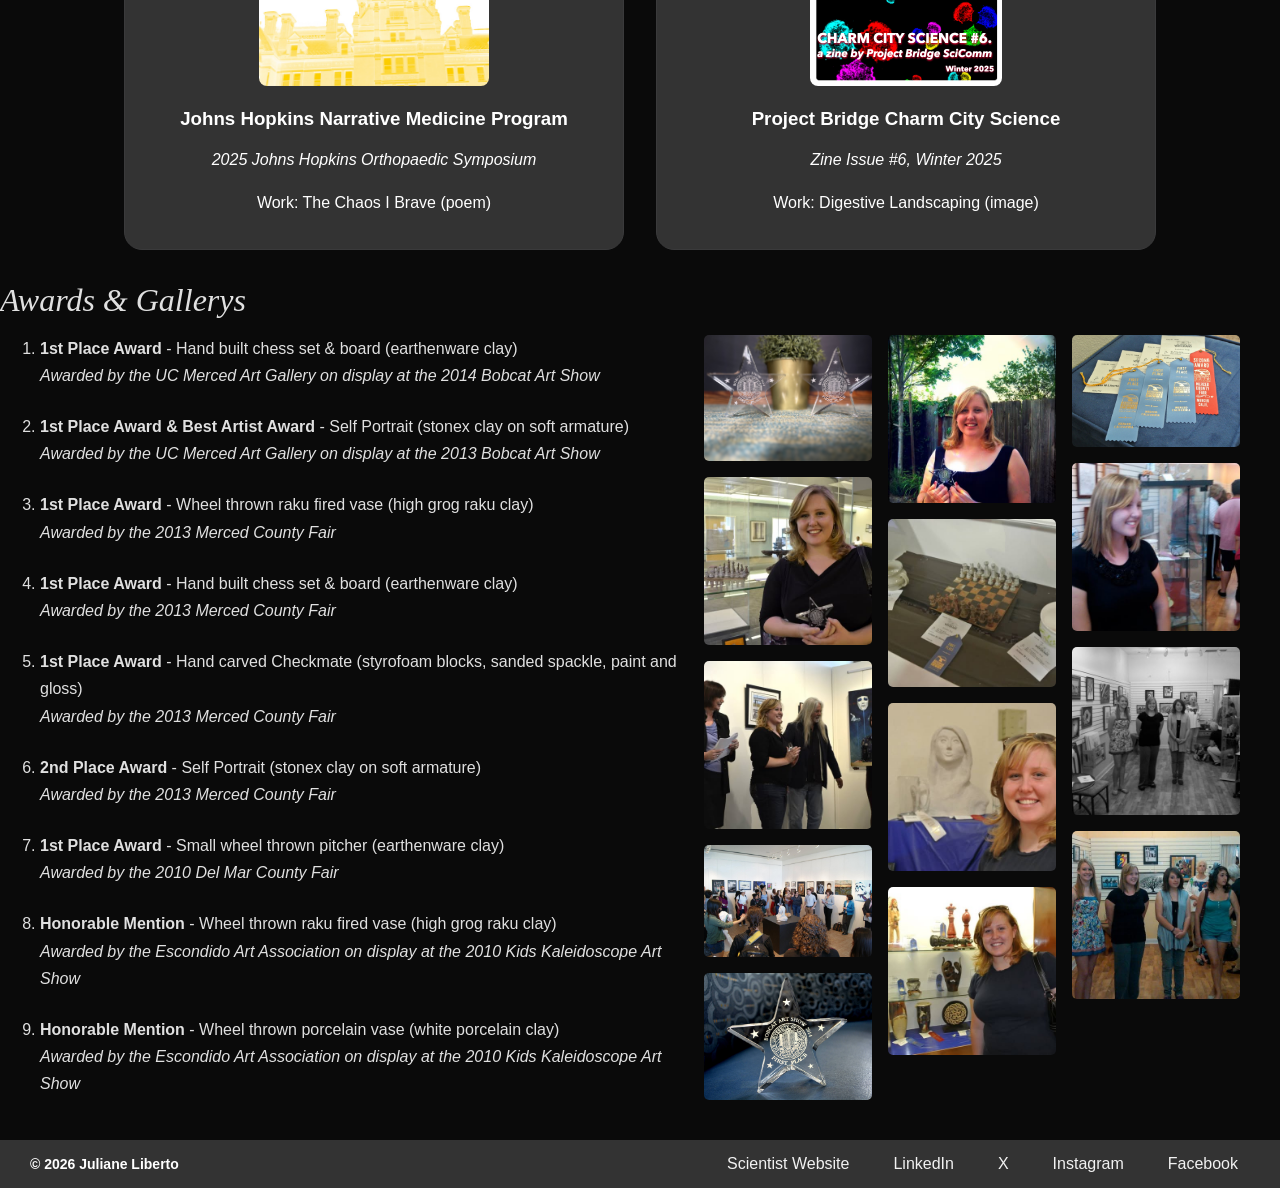
<file: art.html>
<!DOCTYPE html>

<html lang="en">

<head>
    <meta charset="UTF-8">
    <meta name="viewport" content="width=device-width, initial-scale=1.0">
    <title>Juliane M. Liberto | My Art</title>
    <link rel="stylesheet" href="assets/css/style-art.css">
    <script defer src="java/script-art.js"></script>
</head>
<body>

    <!-- NAVIGATION -->
    <nav class="navbar">
        <ul class="nav-links">
            <li><a href="#about">About Me</a></li>
            <li><a href="#photos">Photography</a></li>
            <li><a href="#pottery">Pottery</a></li>
            <li><a href="#poetry">Poetry</a></li>
            <li><a href="#publications">Publications</a></li>
            <li><a href="#awards">Awards</a></li>
        </ul>
    </nav>
    
    <!-- HERO/ABOUT ME -->
    <section id="about">
        <h2>Meet the Artist</h2>
        <div class="hero">
            <div class = "hero-image">
                <img src = "assets/images/Selfie.jpg">
            </div>
            <div class = "hero-text">
                <h1>Juliane M. Liberto, Ph.D.</h1>
                <h2> Scientist | Artist | Dog Mom</h2>
                <p>As a cancer biologist by training, I spend my days exploring the intricacies of human life through the lens of science. However, artistic expression offers a unique yet equal perspective on what it means to be human. While one seeks to explain reality, the other explores what it feels like to live within it. As both a scientist and an artist I am drawn to the fundamental parallel practices of observation, curiosity, and discovery that unite these two disciplines. Whether I'm looking through a microscope or behind a camera, I find myself inspired to explore life further.</p>
                <p><strong>Photography</strong> | My photography is created almost entirely with the camera I always have with me - my iPhone. Rather than chasing extraordinary scenes, I look for beauty in everyday places, capturing patterns, light, texture, and unexpected moments of stillness.</p>
                <p><strong>Ceramics</strong> | My clay work is rooted in the joy of creating. I enjoy building each piece from scratch, watching an idea gradually take shape beneath my hands. Each piece reflects both intention and the beauty of the unexpected.</p>
                <p><strong>Poetry</strong> | My writting is the most personal of my practices. It reflects seasons of growth, uncertainty, resilience, joy, and reflection, offering a space to give shape to experiences and emotions that are often difficult to express otherwise.</p>
                <p>When I'm not in the lab or the studio, you'll usually find me exploring Baltimore with my two dogs, Pochi and Chiyo, or experimenting with new recipes in the kitchen.</p>
            </div>
        </div>
    </section>
    
    <!-- PHOTOGRAPHY -->
    <section id="photos">
        <h2>Photography</h2>
        <div class = "grid">
            <img src = "assets/images/18275713021117978.jpg"> <!-- MD_PPPagodaBlossoms -->
            <img src = "assets/images/IMG_0934.JPG"> <!-- MD_Selfie -->
            <img src = "assets/images/IMG_0970.jpg"> <!-- MD_Mushroom -->
            <img src = "assets/images/IMG_1280.jpg"> <!-- BW_SF_Beach -->
            <img src = "assets/images/IMG_1316.jpg"> <!-- CA_MtShasta -->
            <img src = "assets/images/IMG_1335.jpg"> <!-- OR_MultonomahFalls -->
            <img src = "assets/images/IMG_1429.jpg"> <!-- WA_TheGorge -->
            <img src = "assets/images/IMG_1452.jpg"> <!-- WA_TheGorge_Sunset -->
            <img src = "assets/images/IMG_1595.jpg"> <!-- MD_BWIBathroom -->
            <img src = "assets/images/IMG_8092.jpg"> <!-- AZ_Skyline -->
            <img src = "assets/images/IMG_4010.jpg"> <!-- MD_JHUBlossoms -->
            <img src = "assets/images/17868440552884797.jpg"> <!-- MD_PPBlossoms1 -->
            <img src = "assets/images/ 1234567891011123.jpg"> <!-- Pochi -->
            <img src = "assets/images/18075616849769360.jpg"> <!-- MD_PPBlossoms2 -->
            <img src = "assets/images/IMG_7953.jpg"> <!-- SF_WaterAtSunset -->
            <img src = "assets/images/IMG_6612.jpg"> <!-- MD_LilyFlower -->
            <img src = "assets/images/18027067657736449.jpg"> <!-- MD_Icicles1 -->
            <img src = "assets/images/17996451332431751.jpg"> <!-- MD_Icicles2 -->
            <img src = "assets/images/18009868124477080.jpg"> <!-- BW_MD_PawInSnow -->
            <img src = "assets/images/IMG_6751.jpg"> <!-- MD_Flower -->
            <img src = "assets/images/17896016388464904.jpg"> <!-- BW_MD_Cylburn1 -->
            <img src = "assets/images/18083611576954172.jpg"> <!-- Chiyo_Shenandoah -->
            <img src = "assets/images/17963995955935216.jpg"> <!-- MD_Cylburn2 -->
            <img src = "assets/images/17899351715902103.jpg"> <!-- BW_MD_EclipseClouds -->
            <img src = "assets/images/17976720200819033.jpg"> <!-- BW_MD_WinterTulip -->
            <img src = "assets/images/17847701504464578.jpg"> <!-- MD_JHU_Fall1 -->
            <img src = "assets/images/17989870031433880.jpg"> <!-- BW_MD_Pagoda1 -->
            <img src = "assets/images/18078051806297917.jpg"> <!-- MD_InnerHarborBlueAngels -->
            <img src = "assets/images/18007490387197070.jpg"> <!-- BW_MD_PPCanons -->
            <img src = "assets/images/18027632108835822.jpg"> <!-- BW_MD_HarborAtNight -->
            <img src = "assets/images/IMG_9823.jpg"> <!-- MD_Chiyo -->
            <img src = "assets/images/17854873151444015.jpg"> <!-- MouseIntestine2 -->
            <img src = "assets/images/17947781770596377.jpg"> <!-- MD_JHU_Fall2 -->
            <img src = "assets/images/18066590923469514.jpg"> <!-- BW_MD_Pagoda2 -->
            <img src = "assets/images/18096099460201379.jpg"> <!-- BW_MD_JHUinSnow -->
            <img src = "assets/images/IMG_0933.JPG"> <!-- MD_Selfie -->
            <img src = "assets/images/DigestiveLandscaping.jpg"> <!-- MouseIntestine1 -->
            <img src = "assets/images/18068316580852893.jpg"> <!-- MD_PPinSnow -->
            <img src = "assets/images/18208052365254535.jpg"> <!-- BW_MD_JHUGauges -->
            <img src = "assets/images/17965328315230324.jpg"> <!-- MD_Sunset1 -->
            <img src = "assets/images/17846128097112179.jpg"> <!-- BW_MD_PPLayeredLeaves -->
            <img src = "assets/images/Pochi1.png"> <!-- Pochi -->
            <img src = "assets/images/IMG_1137.jpg"> <!-- MD_ChiyoSelfie -->
            <img src = "assets/images/IMG_7323.jpg"> <!-- VA_ShenandoahRedLeaf -->
            <img src = "assets/images/17851296382909529.jpg"> <!-- BW_MD_Island -->
            <img src = "assets/images/18167371132393823.jpg"> <!-- MD_InnerHarborSunset -->
            <img src = "assets/images/IMG_7806.JPG"> <!-- BW_MD_PagodainSnow -->
            <img src = "assets/images/IMG_7807.jpg"> <!-- MD_Ships -->
            <img src = "assets/images/IMG_7808.jpg"> <!-- MD_DragonBoats -->
            <img src = "assets/images/18036667235259570.jpg"> <!-- Pochi_in_Flowers -->
            <img src = "assets/images/17856407576174954.jpg"> <!-- BW_MD_JHUJesus -->
            <img src = "assets/images/17895119359838947.jpg"> <!-- MouseIntestine5 -->
            <img src = "assets/images/18056171233588940.jpg"> <!-- MD_FlowersPink -->
            <img src = "assets/images/17877134407741449.jpg"> <!-- BW_MD_JHU1 -->
            <img src = "assets/images/17883355151187579.jpg"> <!-- MD_JHU_Spring -->
            <img src = "assets/images/17883258389011211.jpg"> <!-- BW_MD_JHULayeredCircles -->
            <img src = "assets/images/IMG_8088.jpg"> <!-- AZ_AtSunset -->
            <img src = "assets/images/17895554587681566.jpg"> <!-- BW_MD_JHU2 -->
            <img src = "assets/images/17989442896253001.jpg"> <!-- MD_Sunset2 -->
            <img src = "assets/images/Pochi2.png"> <!-- Pochi -->
            <img src = "assets/images/17897064811554891.jpg"> <!-- MD_InnerHarbor -->
            <img src = "assets/images/17912706169540729.jpg"> <!-- BW_MD_JHU_SnowSculpture -->
            <img src = "assets/images/649508293_26736950449222423_2901453184383893460_n.jpg"> <!-- Raspberry -->
            <img src = "assets/images/17923829380478224.jpg"> <!-- BW_MD_JHUSnowSelfie -->
            <img src = "assets/images/17903519833278147.jpg"> <!-- SD_Sunset -->
            <img src = "assets/images/18208412791333771.jpg"> <!-- MD_Tulips -->
            <img src = "assets/images/18335495953115835.jpg"> <!-- MD_BirdofParadise -->
            <img src = "assets/images/17928628106405914.jpg"> <!-- BW_MD_Pagoda2 -->
            <img src = "assets/images/18008047739553628.jpg"> <!-- MD_Sunset3 -->
            <img src = "assets/images/Pochi3.png"> <!-- Pochi -->
            <img src = "assets/images/17845973570214111.jpg"> <!-- BW_PA_Chanticleer1 -->
            <img src = "assets/images/17901192943497625.jpg"> <!-- BW_PA_Chanticleer2 -->
            <img src = "assets/images/17865584929892481.jpg"> <!-- BW_PA_Chanticleer3 -->
            <img src = "assets/images/17848522576667403.jpg"> <!-- MD_SKCCC -->
            <img src = "assets/images/17932375607661897.jpg"> <!-- BW_MD_PPFrameInTree -->
            <img src = "assets/images/17897781826708596.jpg"> <!-- SouthwestSunset -->
            <img src = "assets/images/18000338470223459.jpg"> <!-- SF_GoldenGate -->
            <img src = "assets/images/18014115889271383.jpg"> <!-- BW_SF_UCSF3 -->
            <img src = "assets/images/17935574800836279.jpg"> <!-- BW_MD_DigestiveLandscape1 -->
            <img src = "assets/images/IMG_8610.jpg"> <!-- MD_LongwoodGardens -->
            <img src = "assets/images/17882945646443183.jpg"> <!-- MD_Sunset4 -->
            <img src = "assets/images/17941452896554369.jpg"> <!-- BW_MD_PPBeefPit -->
            <img src = "assets/images/Pochi4.png"> <!-- Pochi -->
            <img src = "assets/images/17848920256854147.jpg"> <!-- BW_UCMerced -->
            <img src = "assets/images/17884428400351086.jpg"> <!-- SF_PofFA1 -->
            <img src = "assets/images/17934376969289689.jpg"> <!-- SF_PofFA3 -->
            <img src = "assets/images/17990131816242925.jpg"> <!-- SF_PofFA3 -->
            <img src = "assets/images/18037112365159751.jpg"> <!-- SF_PofFA4 -->
            <img src = "assets/images/18043091404077943.jpg"> <!-- Japan_Tenoji -->
            <img src = "assets/images/17960836501348425.jpg"> <!-- MD_Sunsets1 -->
            <img src = "assets/images/17900657701735244.jpg"> <!-- MouseIntestine6 -->
            <img src = "assets/images/17958259580088698.jpg"> <!-- BW_MD_JHUinRain -->
            <img src = "assets/images/18046585495249722.jpg"> <!-- BW_MD_CitySculpture1 -->
            <img src = "assets/images/18046732708287240.jpg"> <!-- BW_MD_SelfieInSnow -->
            <img src = "assets/images/18090450646305992.jpg"> <!-- MD_Sunsets2 -->
            <img src = "assets/images/18084220048243693.jpg"> <!-- BW_MD_LinesinRain -->
            <img src = "assets/images/18313054786013193.jpg"> <!-- Pochi_in_Sunglasses -->
            <img src = "assets/images/17859002167712148.jpg"> <!-- BW_Japan_OsakaCastle -->
            <img src = "assets/images/17870514718632728.jpg"> <!-- BW_PA_BeeOnFlower -->
            <img src = "assets/images/17871502034444110.jpg"> <!-- BW_PA_FlowerShadows -->
            <img src = "assets/images/17847809938107191.jpg"> <!-- SF_Stairs -->
            <img src = "assets/images/17987001799249649.jpg"> <!-- SF_Waves -->
            <img src = "assets/images/18055900306225135.jpg"> <!-- BW_SF_DewDrops -->
            <img src = "assets/images/18193084141021032.jpg"> <!-- BW_MD_CitySculpture2 -->
            <img src = "assets/images/18067904539117917.jpg"> <!-- OR_CraterLake1 -->
            <img src = "assets/images/18067904539117918.jpg"> <!-- OR_CraterLake2 -->
            <img src = "assets/images/17859300941508575.jpg"> <!-- MouseIntestine3 -->
            <img src = "assets/images/17856318178357828.jpg"> <!-- Merced_Storm -->
            <img src = "assets/images/17963135774903936.jpg"> <!-- BW_DC_AmericasSquare -->
            <img src = "assets/images/17881514968957063.jpg"> <!-- AZ_Cactus1 -->
            <img src = "assets/images/17881927759984486.jpg"> <!-- AZ_Cactus2 -->
            <img src = "assets/images/485629030_9968784379798960_5887297720724722309_n.jpg"> <!-- DC_Monument -->
            <img src = "assets/images/657342301_26898110383106428_258017972776263206_n.jpg"> <!-- SF_DoorwaytoNowhere -->
            <img src = "assets/images/657371376_26895470516703748_6027304696653322237_n.jpg"> <!-- SF_ArrowSculpture -->
            <img src = "assets/images/17845937704096157.jpg"> <!-- Merced_Cat2 -->
            <img src = "assets/images/18015104978421218.jpg"> <!-- BW_TX_Odessa1 -->
            <img src = "assets/images/18048750151829287.jpg"> <!-- BW_TX_Odessa2 -->
            <img src = "assets/images/17860221140078252.jpg"> <!-- MouseIntestine4 -->
            <img src = "assets/images/17929447237704538.jpg"> <!-- BW_PA_Barkley -->
            <img src = "assets/images/17862272239906525.jpg"> <!-- BW_PA_SpiralLeaves -->
            <img src = "assets/images/17869203577109862.jpg"> <!-- PA_PurpleFlower -->
            <img src = "assets/images/17971464265361167.jpg"> <!-- MouseIntestine7 -->    
            <img src = "assets/images/18104698249149600.jpg"> <!-- BW_PA_Peony -->
            <img src = "assets/images/18024122080142077.jpg"> <!-- Japan_Flowers -->
            <img src = "assets/images/17908195969397119.jpg"> <!-- BW_Japan_Selfie -->
            <img src = "assets/images/17973364834356739.jpg"> <!-- MouseIntestine8 -->
            <img src = "assets/images/18053168959020969.jpg"> <!-- BW_Japan_Blossom -->               
            <img src = "assets/images/17849378104830460.jpg"> <!-- BW_SF_Skyline1 -->
            <img src = "assets/images/17877609646398131.jpg"> <!-- SF_Redwood1 -->
            <img src = "assets/images/17963716129280373.jpg"> <!-- SF_Redwood2 -->            
            <img src = "assets/images/17881815190388323.jpg"> <!-- SF_PaintedLadies --> 
            <img src = "assets/images/18051075640151212.jpg"> <!-- SF_Redwood3 -->
            <img src = "assets/images/17880511918382418.jpg"> <!-- SF_RedwoodFlowers -->            
            <img src = "assets/images/17856273193047720.jpg"> <!-- SF_CoitTower -->
            <img src = "assets/images/17858716654700466.jpg"> <!-- BW_SF_CitySculpture -->            
            <img src = "assets/images/17877959431505347.jpg"> <!-- BW_SF_TowerMovers -->
            <img src = "assets/images/17963995955935216.jpg"> <!-- SF_UCSFPalms -->
            <img src = "assets/images/18087329863242873.jpg"> <!-- MouseIntestine9 -->            
            <img src = "assets/images/17866920406237687.jpg"> <!-- SF_Succulent1 -->
            <img src = "assets/images/17860401424016382.jpg"> <!-- SF_Bridge2 -->
            <img src = "assets/images/17847868720392944.jpg"> <!-- Japan_Landscape1 -->
            <img src = "assets/images/18011392609786599.jpg"> <!-- MD_Pumpkins -->
            <img src = "assets/images/18274705633157160.jpg"> <!-- MD_Corn -->
            <img src = "assets/images/17906048608576944.jpg"> <!-- BW_MD_JHUSculture -->
            <img src = "assets/images/18368459554072071.jpg"> <!-- MD_Succulent -->
            <img src = "assets/images/17847869308848751.jpg"> <!-- BW_SF_Orchid -->
            <img src = "assets/images/17883002503031109.jpg"> <!-- SF_CactusWall -->
            <img src = "assets/images/17862624928641448.jpg"> <!-- BW_SF_UCSF1 -->
            <img src = "assets/images/17854680919003634.jpg"> <!-- SF_Building -->
            <img src = "assets/images/17860641007037576.jpg"> <!-- SF_Skyline2 -->
            <img src = "assets/images/17869370824565719.jpg"> <!-- BW_SF_CircleSquares -->
            <img src = "assets/images/17869603249593656.jpg"> <!-- BW_SF_Rodin -->
            <img src = "assets/images/18089858833235205.jpg"> <!-- MouseIntestine10 -->
            <img src = "assets/images/17858454823048451.jpg"> <!-- SF_UCSF -->
            <img src = "assets/images/17882615518493308.jpg"> <!-- BW_SF_UCSF2 -->       
            <img src = "assets/images/18053976118202099.jpg"> <!-- BW_SF_MiniBridge -->
            <img src = "assets/images/18075676438195757.jpg"> <!-- BW_SF_StackedStones -->
            <img src = "assets/images/18083293135153797.jpg"> <!-- BW_SF_GasCanisters -->
            <img src = "assets/images/17887151506069573.jpg"> <!-- Podocytes -->
            <img src = "assets/images/17860224148010283.jpg"> <!-- SF_UCSF4 -->
            <img src = "assets/images/18124543558005729.jpg"> <!-- BW_SF_WonkyHallway -->
            <img src = "assets/images/17946181829194721.jpg"> <!-- BW_SF_OmbreDew -->
            <img src = "assets/images/18249321793097476.jpg"> <!-- BW_SF_BeachLines -->                       
            <img src = "assets/images/17851884412067179.jpg"> <!-- Merced_Grass -->
            <img src = "assets/images/17859024448004167.jpg"> <!-- Merced_BoutiqieAir -->
            <img src = "assets/images/17857689973713586.jpg"> <!-- BW_Merced_Cat1 -->
            <img src = "assets/images/17844111313094310.jpg"> <!-- Purple_Assay -->          
            <img src = "assets/images/17843718550181081.jpg"> <!-- GlassesinRain -->          
            <img src = "assets/images/17843973733931430.jpg"> <!-- BW_LA_Broad -->
            <img src = "assets/images/1234567891011121.jpg"> <!-- USSBHR -->
            <img src = "assets/images/18092206651171971.jpg"> <!-- Seashells -->
            <img src = "assets/images/65025841824932179.jpg"> <!-- SantaCruz -->
        
        </div>
    </section>
    
    <!-- POTTERY/SCULPTURE -->
    <section id="pottery">
        <h2>Pottery & Scultpure</h2>
        <div class = "grid">
            <img src = "assets/images/646375187_26684862757764526_8979854253125657568_n.png"> <!-- Checkmate -->
            <img src = "assets/images/bluepot.png"> <!-- Bluepot -->
            <img src = "assets/images/505232330_24311841671733325_8449629630384214904_n.png"> <!-- RakuPot1 -->
            <img src = "assets/images/505302826_24311841591733333_6195192807626068235_n.png"> <!-- RakuPot2 -->
            <img src = "assets/images/552894529_25195294043388079_5266484437016220966_n.png"> <!-- TallVase -->
            <img src = "assets/images/554484873_25195294150054735_220947179709273135_n.png"> <!-- SmallPitcher -->
            <img src = "assets/images/552582483_25195293910054759_5347318285366031094_n.png"> <!-- GreenPot -->
            <img src = "assets/images/506687902_24325956950321797_1579977733908949883_n.png"> <!-- RedBowl -->
            <img src = "assets/images/506259744_24325956883655137_57917391812533515_n.png"> <!-- LargePot -->
            <img src = "assets/images/506002340_9810452832394878_146524469732217721_n.png"> <!-- ChessSet -->
            <img src = "assets/images/506419019_24325957003655125_159489522345412127_n.png"> <!-- Teapot -->
            <img src = "assets/images/646192374_26692983500285785_3378144582283926205_n.png"> <!-- SelfPortrait -->
            <img src = "assets/images/649177553_26742642835319851_1174289197173829986_n.png"> <!-- DreamCatcher -->
            
        </div>
    </section>
    
    <!-- POETRY -->
     <section id="poetry">
        <h2>Poetry</h2>
         <div class="poetry-cards">
             <div class="poetry-card"> <!-- POEM Start -->
                 <h3>The Chaos I Brave</h3>
                 <p>There exists great courage<br>amoung those who venture into the chaos.</p>
                 <p>The chaos I speak of<br>is not of the cinematic kind,<br>but the quiet chaos of questions<br>that multiple with every new answer.</p>
                 <p>The chaos of diving deep<br>into an ocean of information<br>only to find myself drowing in it.</p>
                 <p>The chaos of wandering for days<br>through perr-reviewed contradictions<br>that leave me more lost than when I began.</p>
                 <p>The chaos of emotions<br>that dig deep in my soul<br>with every disappointed failure.</p>
                 <p>For this is the chaos I brave.</p>
                 <p>That which challenges<br>the boundaries of what<br>we think we know.</p>
                 <p>That which has the potential<br>to save a life,<br>to shift a paradigm,<br>to pave a new road forward.</p>
                 <p>Perhaps that is why<br>I chose this profession.<br>To seek truths not yet<br>accepted by our time.</p>
                 <p>-JML 06/23/2025</p>
             </div>
             <div class="poetry-card"> <!-- POEM Start -->
                 <h3>Loving You</h3>
                 <p>Loving You feels like joyous celestrations purifying an infinite expanse with illumination. Colliding every so often to spread particles of light miles into the darkness. The openeing of doors to worlds far beyond the possibilities of our existence.</p> 
                 <p>Loving You feels like six foot eyes staring with wonder through bright lights and patterned rythms. Footsepts back and forth over familiar ground shaking with excitement and stolen glances amoungst a sea of welcoming bodies anticipating collective movements.</p>
                 <p>Loving You feels like sunflowers blooming on my skin. The flow of an old couuch. Time stopping for just moments at a time when smiles are shared across a room. Half eaten cookies on cold marble watching mangoes dance in our mouths.</p>
                 <p>Loving You feels like simple elegance under iconic monuments while waves perform an orchestra of music against our ears. Distant lights silhouette the water that gently curls theough our hair leaving salty spectacles on our lips.</p>
                 <p>To my forever, Loving You is loving the beautiful gfift of life.</p>
                 <p>-JML 01/07/2022</p>
             </div>
             <div class="poetry-card"> <!-- POEM Start -->
                 <h3>Tear</h3>
                 <p>Your words are like glass shards.</p>
                 <p>They slice slowly and carefully through my soul.</p>
                 <p>The pain is unfathomable.</p>
                 <p>Pieces of my past self bleed and break in your hands.</p>
                 <p>Your tight squeeze pulls the last breath from my lungs.</p>
                 <p>I am lost to the ocean of disappointment that haunts me in the nights.</p>
                 <p>Like a wraith, you strip my humaninty from my bones and destroy the joy in my heart.</p>
                 <p>And all that is left of me is a </p>
                 <p>Single</p>
                 <p>Beautiful</p>
                 <p>Tear</p>
                 <p>-JML 04/07/2014</p>
             </div>
             <div class="poetry-card"> <!-- POEM Start -->
                 <h3>Lights</h3>
                 <p>The lights along the path shine with blinding confidence.</p>
                 <p>As if to encourage an onward step.</p>
                 <p>Yet, a step forward means taking that leap into a future that has yet to be known.</p>
                 <p>And a step back takes me to a past where tears and sadness lie.</p>
                 <p>Neither of which I wish travel, at least not yet.</p>
                 <p>I want to stay here at this one moment and cherish these few seconds of peace.</p>
                 <p>-JML 12/11/2013</p>
             </div>
             <div class="poetry-card"> <!-- POEM Start -->
                 <h3>My Silence</h3>
                 <p>There is a Silence within me.</p>
                 <p>She is a part of me that will never cease to exist.</p>
                 <p>I don't want her there, yet there she sits.</p>
                 <p>Like a lioness stalking her prey.</p>
                 <p>So I wait.</p>
                 <p>I wait for that moment when she lunges out and I am completely swallowed up in her silence.</p>
                 <p>-JML 10/09/2013</p>
             </div>
             <div class="poetry-card"> <!-- POEM Start -->
                 <h3>Fire</h3>
                 <p>Your softest touch sends courses of fire through my veins.</p>
                 <p>Make it stop, but please don't.</p>
                 <p>My thoughts become a tempest, thrashing and striking at my conciseness.</p>
                 <p>Like when the sea and wind combat to which is mightier.</p>
                 <p>I fear and crave your touch, enslaved to my desires.</p>
                 <p>Intoxicated.</p>
                 <p>-JML 03/18/2013</p>
             </div>
             <div class="poetry-card"> <!-- POEM Start -->
                 <h3>My Treasure</h3>
                 <p>Words cannot describe the joy you bring to my life.</p> 
                 <p>You are a treasure that never ends and there is great wealth wining you.</p>
                 <p>I find myself lost in all the beautiful pieces.</p>
                 <p>-JML 02/20/2013</p>
             </div>
             <div class="poetry-card"> <!-- POEM Start -->
                 <h3>Untitled</h3>
                 <p>Oh...how I wish I could rest in space and gaze upon the perfect silence of the stars.</p>
                 <p>That would be something.</p>
                 <p>-JML 01/26/2013</p>
             </div>
             <div class="poetry-card"> <!-- POEM Start -->
                 <h3>Glass Shards</h3>
                 <p>Have you ever experienced a pain so deep that it hurts to breathe?</p>
                 <p>Where every inhale feels like a million shards of glass scraping across your lungs in symphony.</p>
                 <p>Where tears can't escape the bastion of your eyes.</p>
                 <p>And you can do nothing but gasp for the oxygen that does not come.</p>
                 <p>Have you ever experienced a shock where your whole body becomes paralyzed?</p>
                 <p>Where life can no longer be found in your muscles.</p>
                 <p>Where all hope of recovery is lost.</p>
                 <p>And all you can do is be still.</p>
                 <p>I have.</p>
                 <p>-JML 12/26/2012</p>
             </div>
             <div class="poetry-card"> <!-- POEM Start -->
                 <h3>Stars</h3>
                 <p>I saw the stars.</p>
                 <p>They didn't seem so distance today. Almost as if I were able to reach out and grasp one.</p>
                 <p>These are the same stars of stories once told. The stars that gave hope and guidance to those who would seek it.</p>
                 <p>As I gaze upon them, I am taken to worlds far beyond ours. Places and times not tainted by man, but that which hold an existent future for our species.</p>
                 <p>Man...we are nothing but a speck of dust in this vast universie. But we are made of these same stars, whose miraculous placement in this universe provide us the bility to sustain life...to think...to love...to be.</p>
                 <p>Is it not incredible?</p>
                 <p>The existence of such life and, even more, mans ability to understand our place in this infinate void.</p>
                 <p>But is it truley a void? Despite the never ending darkness of space that surrounds our little blue home, I have a spectacular faith of something beyond our comprehension.</p>
                 <p>A faith that is stronger than the winds that blow through the tall mountaintops and fiercer than the fires that devour valleys. A faith that solidifies in my mind, we are meant to be here.</p>
                 <p>We are meant to be here exactly as we are, not in a time before nor in a time yet to come, but here and now.</p>
                 <p>So when I gaze upon the stars, I see a thousand different worlds and a thousand different lifetimes that God has planned for us.</p>
                 <p>And the stars become so much more than their physical self.</p>
                 <p>-JML 12/19/2012</p>
             </div>
         </div>
    </section>
    
    <!-- PUBLICATIONS -->
    <section id="publications">
        <h2>Publications</h2>
        <div class="publication-cards">
            <div class="publication-card">
                <a href="assets/documents/JHORS_NM.pdf" target="_blank">
                    <img src="assets/documents/JHORS_NM_img.png">
                </a>
                <h3><strong>Johns Hopkins Narrative Medicine Program</strong></h3>
                <p><em>2025 Johns Hopkins Orthopaedic Symposium</em></p>
                <p>Work: The Chaos I Brave (poem)</p>
            </div>
            <div class="publication-card">
                <a href="https://issuu.com/pbscicomm/docs/charm_city_science_6" target="_blank">
                    <img src="assets/documents/zine_img.png">
                </a>
                <h3><strong>Project Bridge Charm City Science</strong></h3>
                <p><em>Zine Issue #6, Winter 2025</em></p>
                <p>Work: Digestive Landscaping (image)</p>
            </div>            
        </div>      
    </section>
    
    <!-- AWARDS & GALLERYS -->
    <section id="awards">
        <h2>Awards & Gallerys</h2>
        <div class="awards">
            <ol class="award-list">
                <li>
                    <strong>1st Place Award</strong> - Hand built chess set & board (earthenware clay)<br> 
                    <em>Awarded by the UC Merced Art Gallery on display at the 2014 Bobcat Art Show</em>
                </li>
                <li>
                    <strong>1st Place Award & Best Artist Award</strong> - Self Portrait (stonex clay on soft armature)<br> 
                    <em>Awarded by the UC Merced Art Gallery on display at the 2013 Bobcat Art Show</em>
                </li>
                <li>
                    <strong>1st Place Award</strong> - Wheel thrown raku fired vase (high grog raku clay)<br> 
                    <em>Awarded by the 2013 Merced County Fair</em>
                </li>
                <li>
                    <strong>1st Place Award</strong> - Hand built chess set & board (earthenware clay)<br> 
                    <em>Awarded by the 2013 Merced County Fair</em>
                </li>
                <li>
                    <strong>1st Place Award</strong> - Hand carved Checkmate (styrofoam blocks, sanded spackle, paint and gloss)<br> 
                    <em>Awarded by the 2013 Merced County Fair</em>
                </li>
                <li>
                    <strong>2nd Place Award</strong> - Self Portrait (stonex clay on soft armature)<br> 
                    <em>Awarded by the 2013 Merced County Fair</em>
                </li>
                <li>
                    <strong>1st Place Award</strong> - Small wheel thrown pitcher (earthenware clay)<br> 
                    <em>Awarded by the 2010 Del Mar County Fair</em>
                </li>
                <li>
                    <strong>Honorable Mention</strong> - Wheel thrown raku fired vase (high grog raku clay)<br> 
                    <em>Awarded by the Escondido Art Association on display at the 2010 Kids Kaleidoscope Art Show</em>
                </li>
                <li>
                    <strong>Honorable Mention</strong> - Wheel thrown porcelain vase (white porcelain clay)<br> 
                    <em>Awarded by the Escondido Art Association on display at the 2010 Kids Kaleidoscope Art Show</em>
                </li>
            </ol>
            <div class="awards-collage">
                <img src = "assets/images/gallery13.jpg">
                <img src = "assets/images/gallery12.jpg">
                <img src = "assets/images/gallery11.jpg">
                <img src = "assets/images/gallery10.jpg">
                <img src = "assets/images/gallery9.jpg">
                <img src = "assets/images/gallery8.jpg">
                <img src = "assets/images/gallery7.jpg">
                <img src = "assets/images/gallery6.jpg">
                <img src = "assets/images/gallery5.jpg">
                <img src = "assets/images/gallery4.jpg">
                <img src = "assets/images/gallery3.jpg">
                <img src = "assets/images/gallery2.jpg">
                <img src = "assets/images/gallery1.jpg">
            </div>
        </div>    
    </section>
    
    <!-- FOOTER -->
    <footer class="footbar">
        <div class="foot-logo">
            © 2026 Juliane Liberto 
        </div>
        <ul class="foot-links">
          <li><a href=https://julianeliberto.github.io/ target="_blank" rel="noopener noreferrer">Scientist Website</a></li>
          <li><a href=https://www.linkedin.com/in/julianeliberto target="_blank" rel="noopener noreferrer">LinkedIn</a></li>
          <li><a href=https://x.com/JulianeLiberto target="_blank" rel="noopener noreferrer">X</a></li>  
          <li><a href=https://www.instagram.com/joules_libs/ target="_blank" rel="noopener noreferrer">Instagram</a></li>
          <li><a href=https://www.facebook.com/julsliberto4/ target="_blank" rel="noopener noreferrer">Facebook</a></li>  
        </ul> 
    </footer>
</body>
</file>
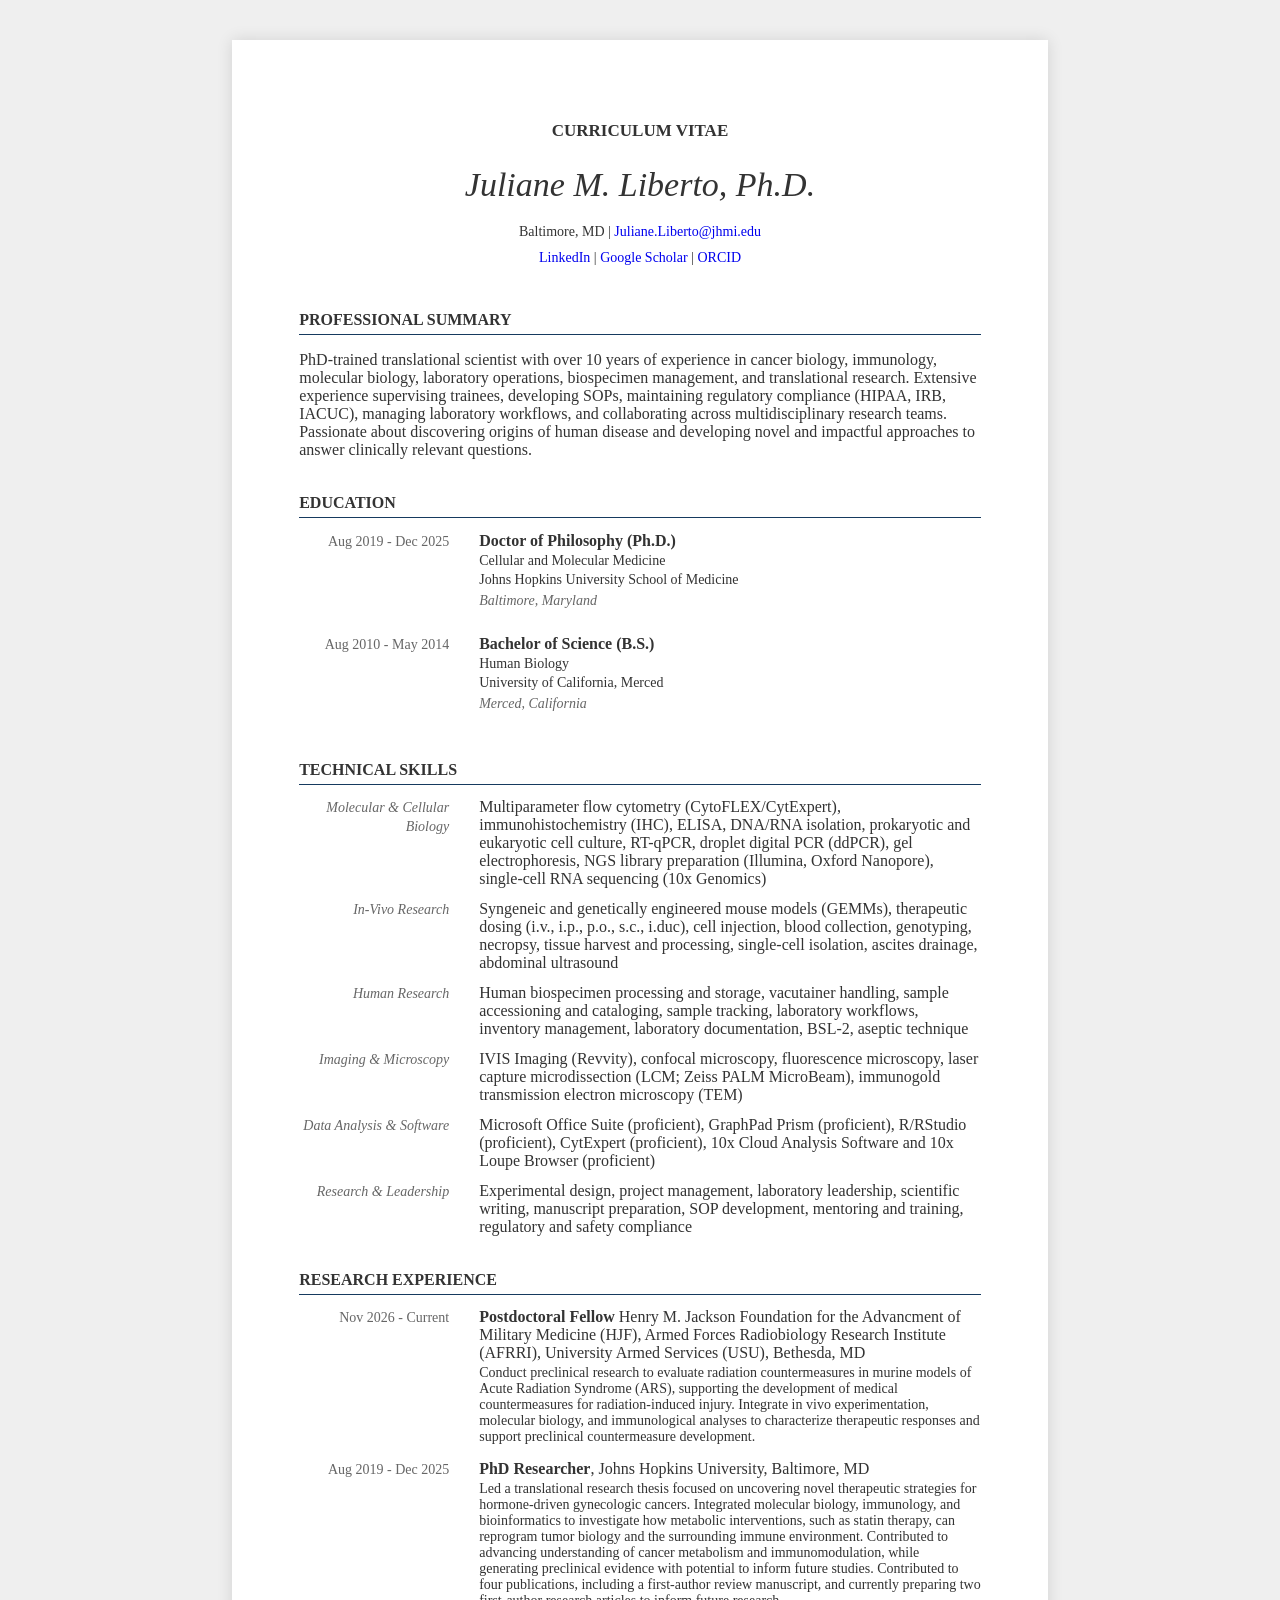
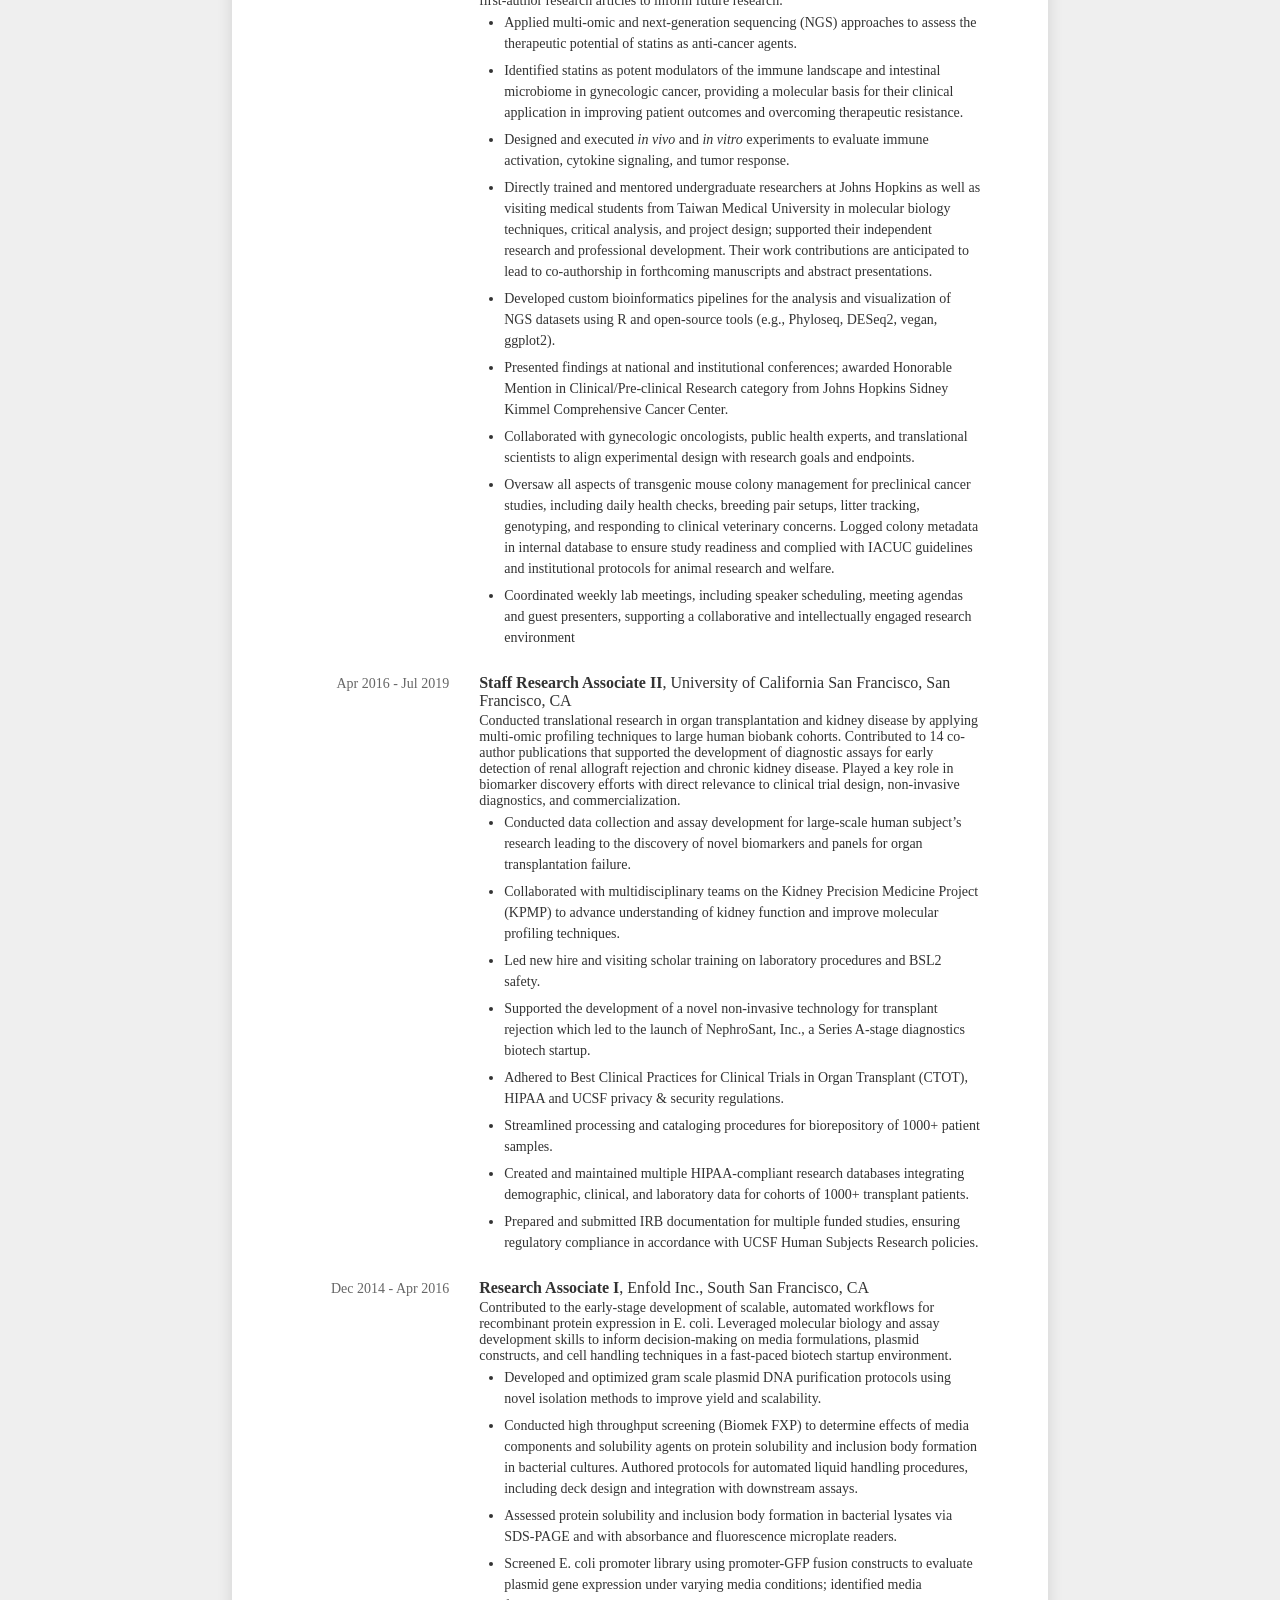
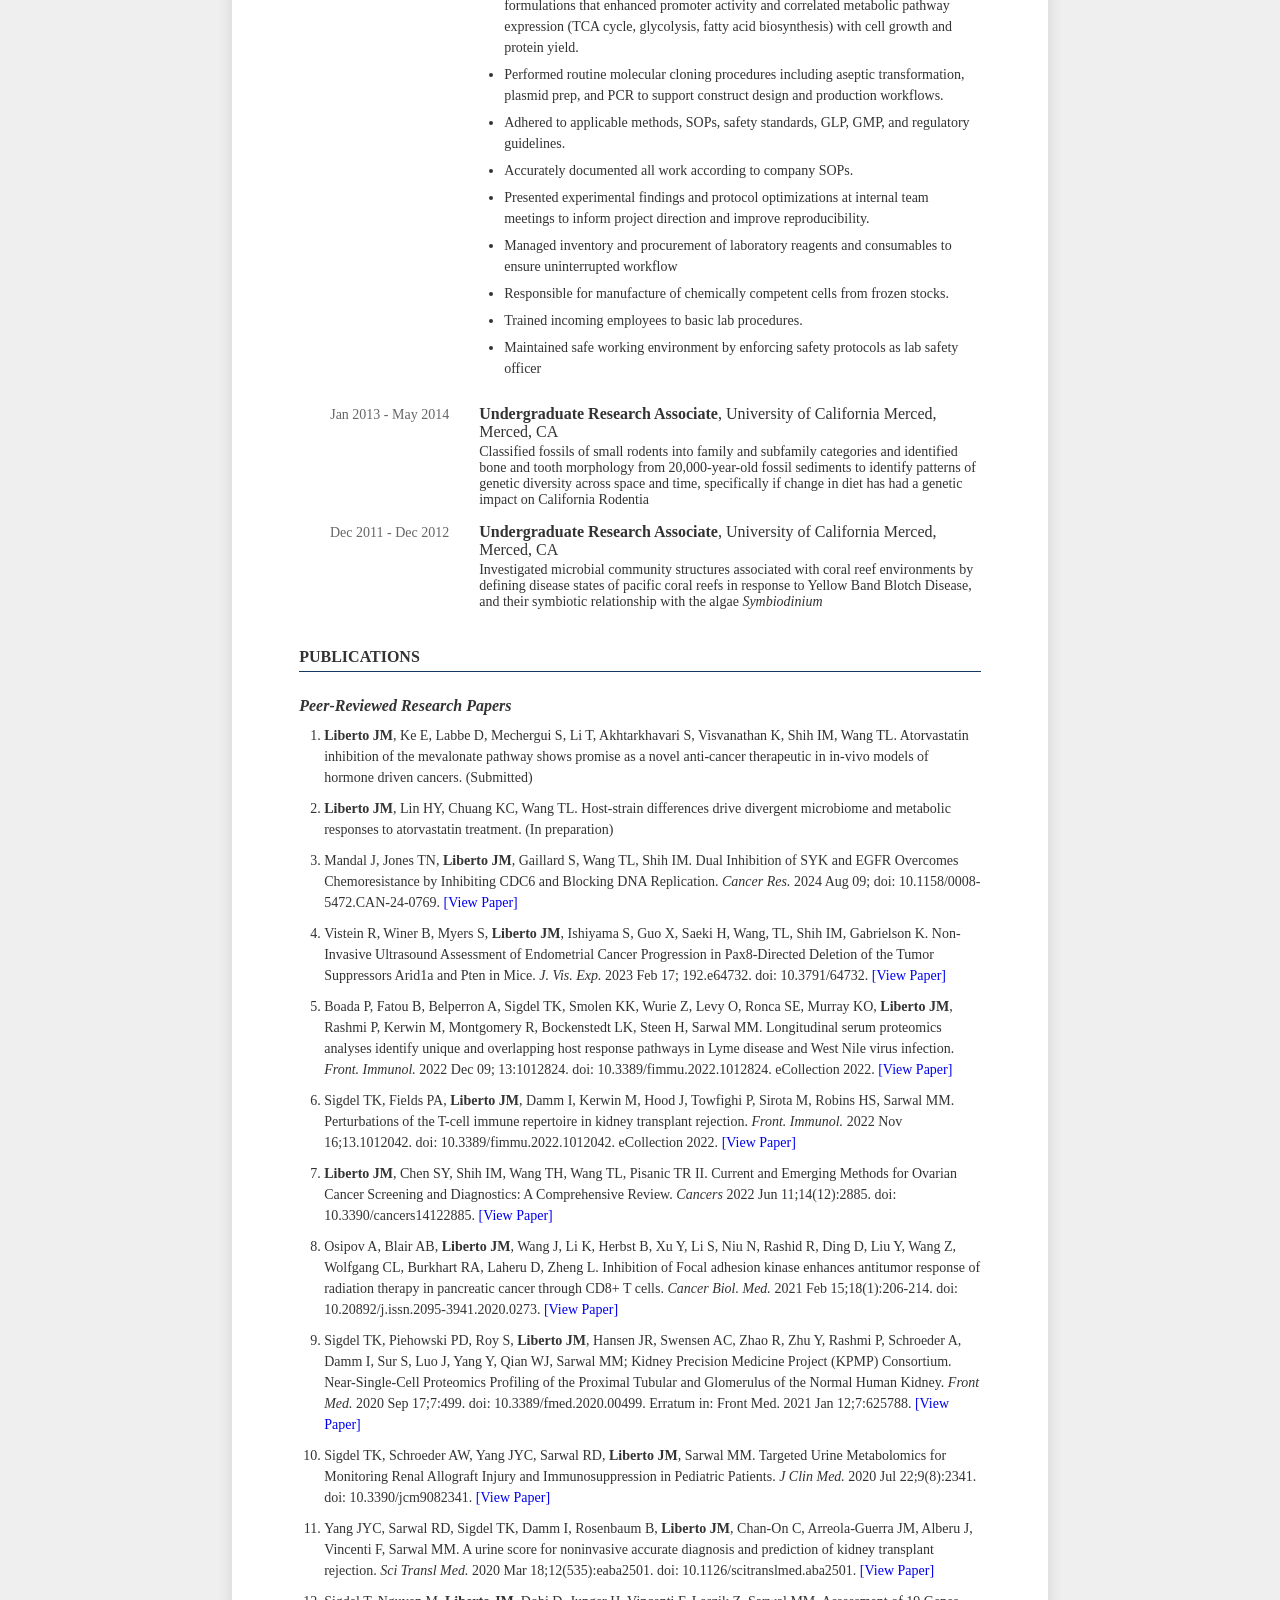
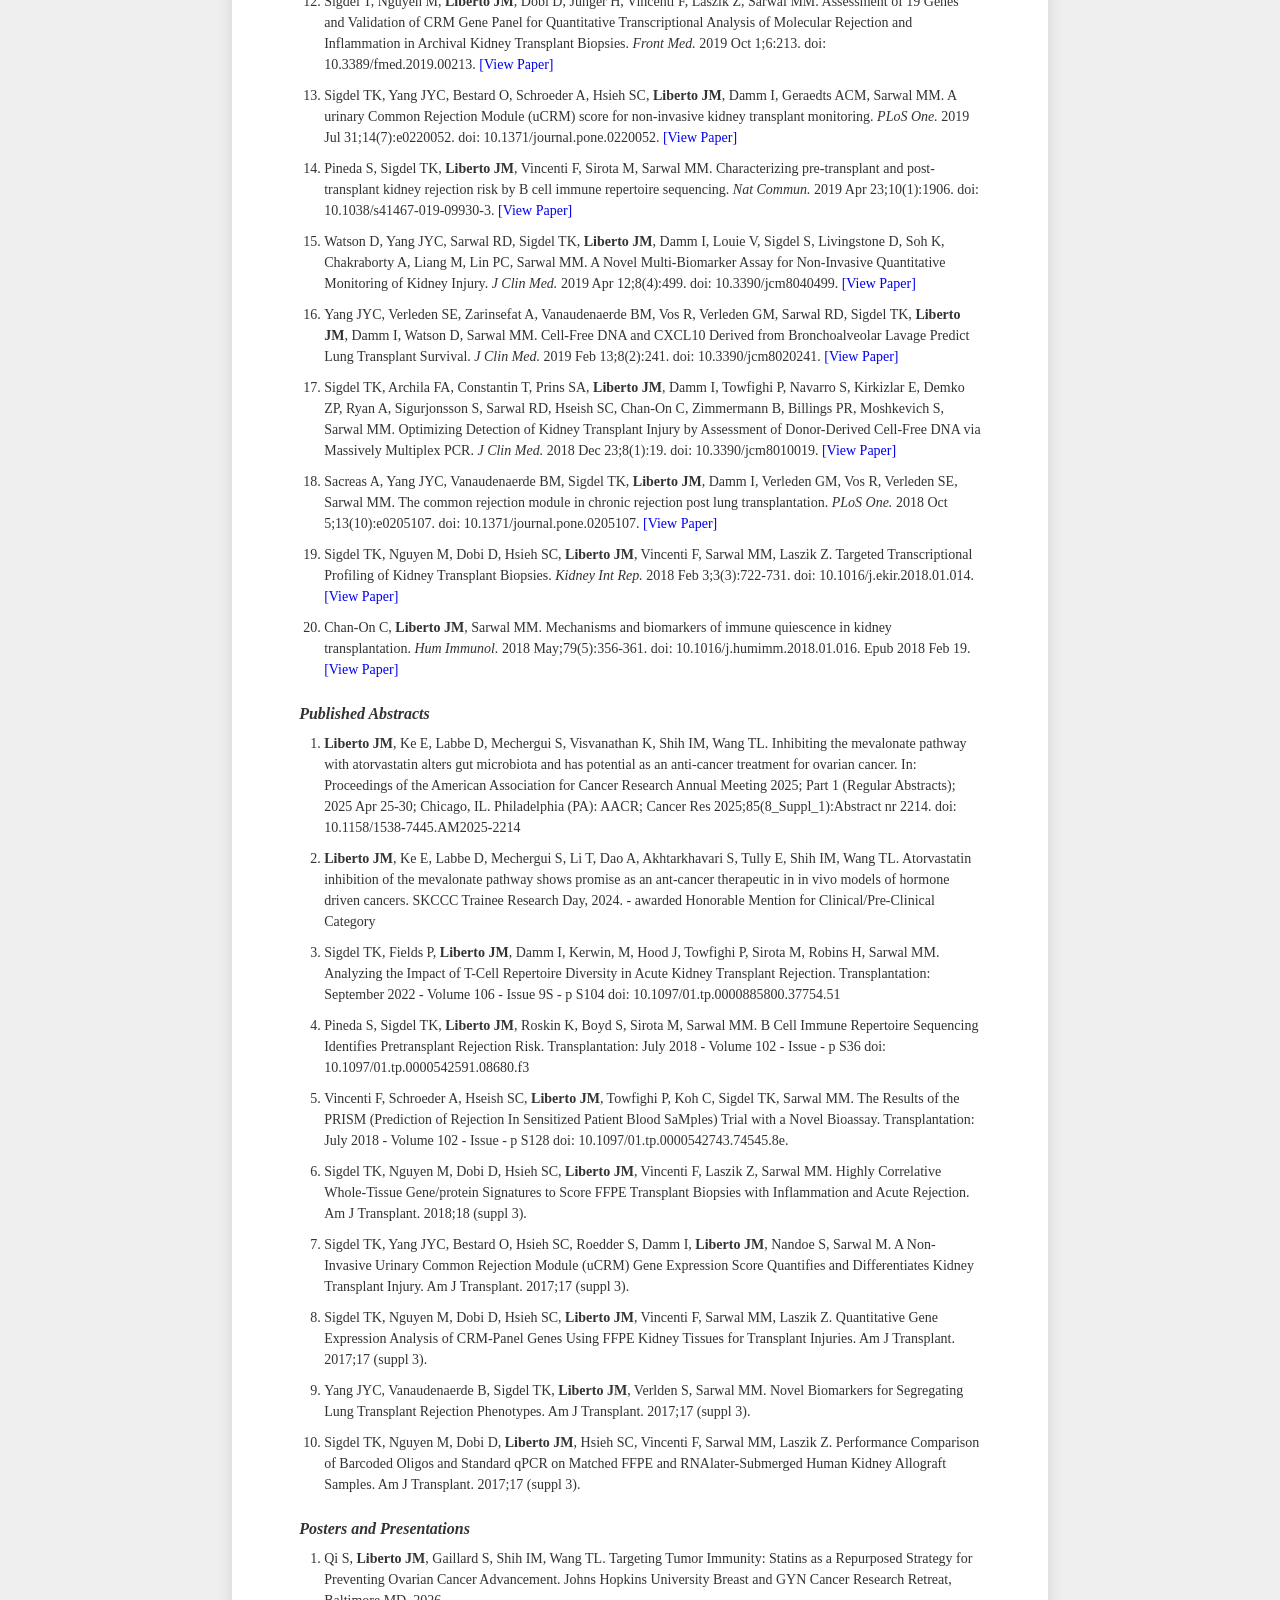
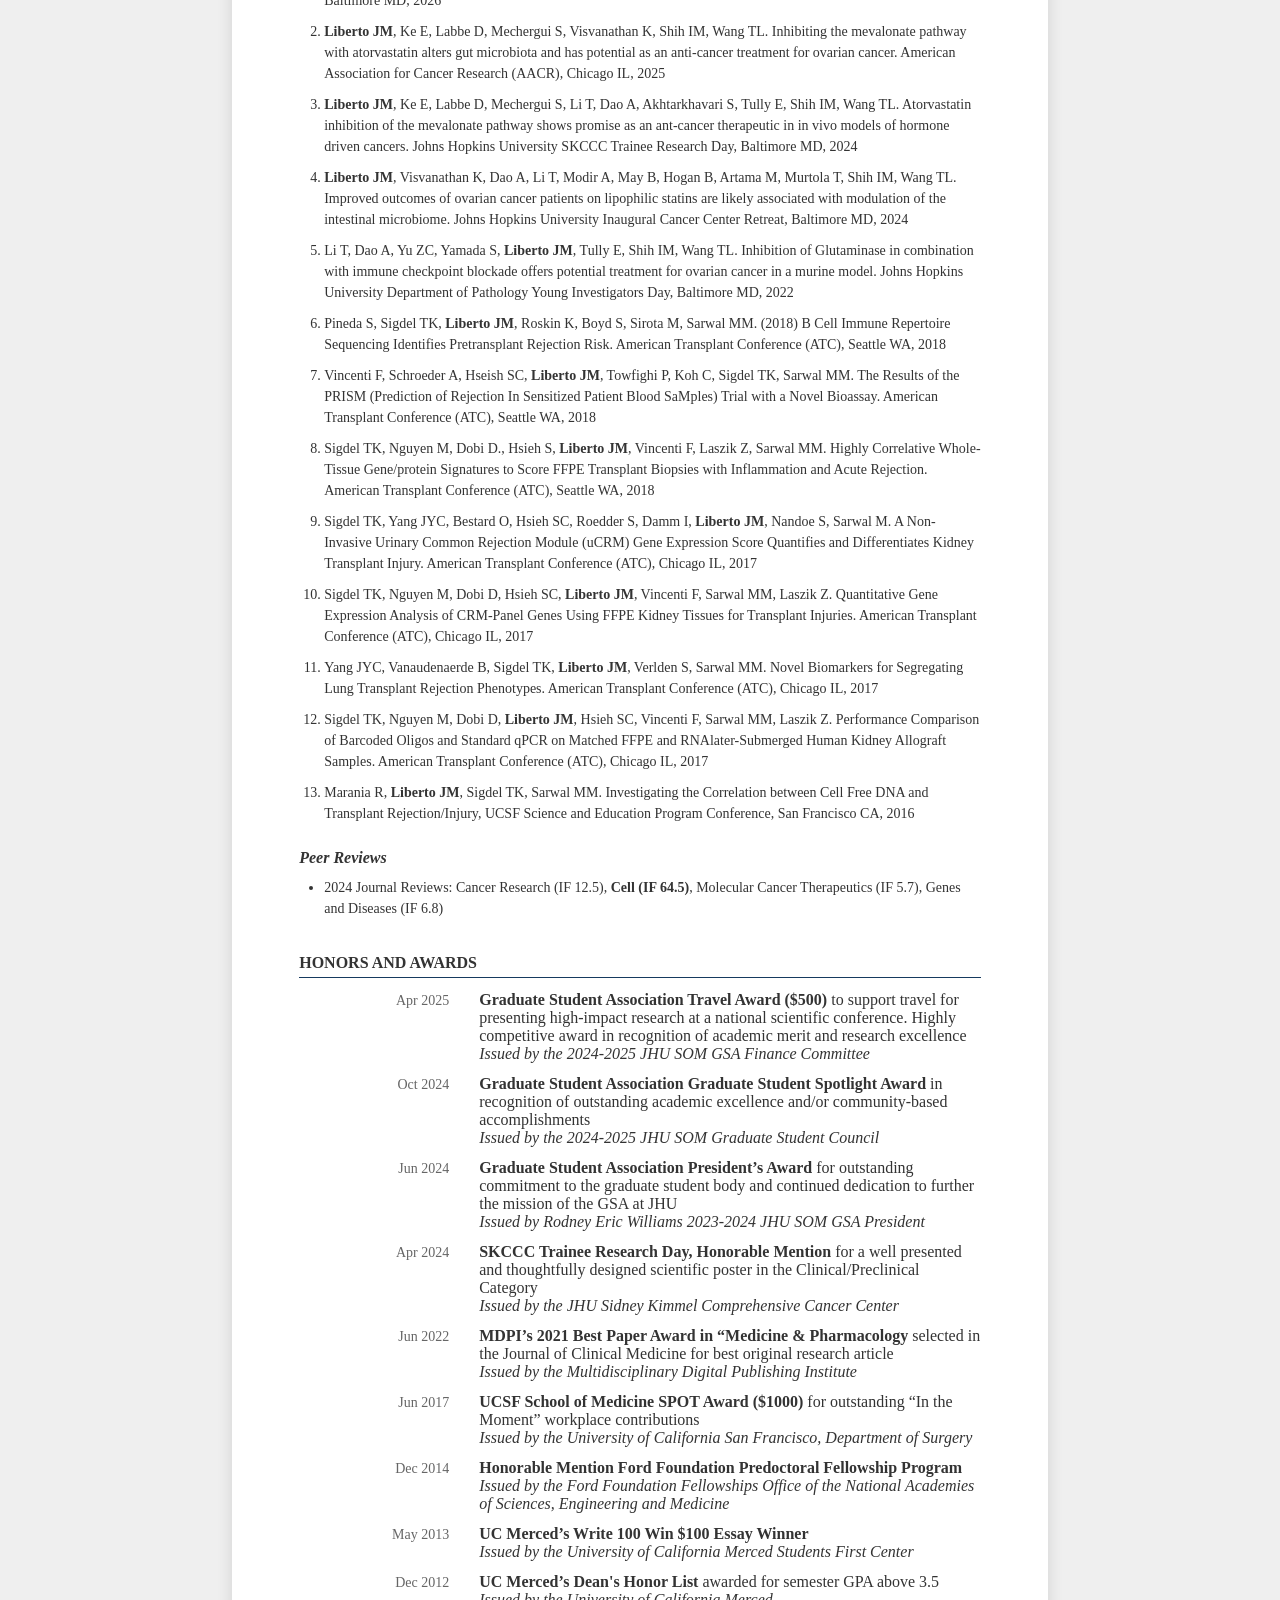
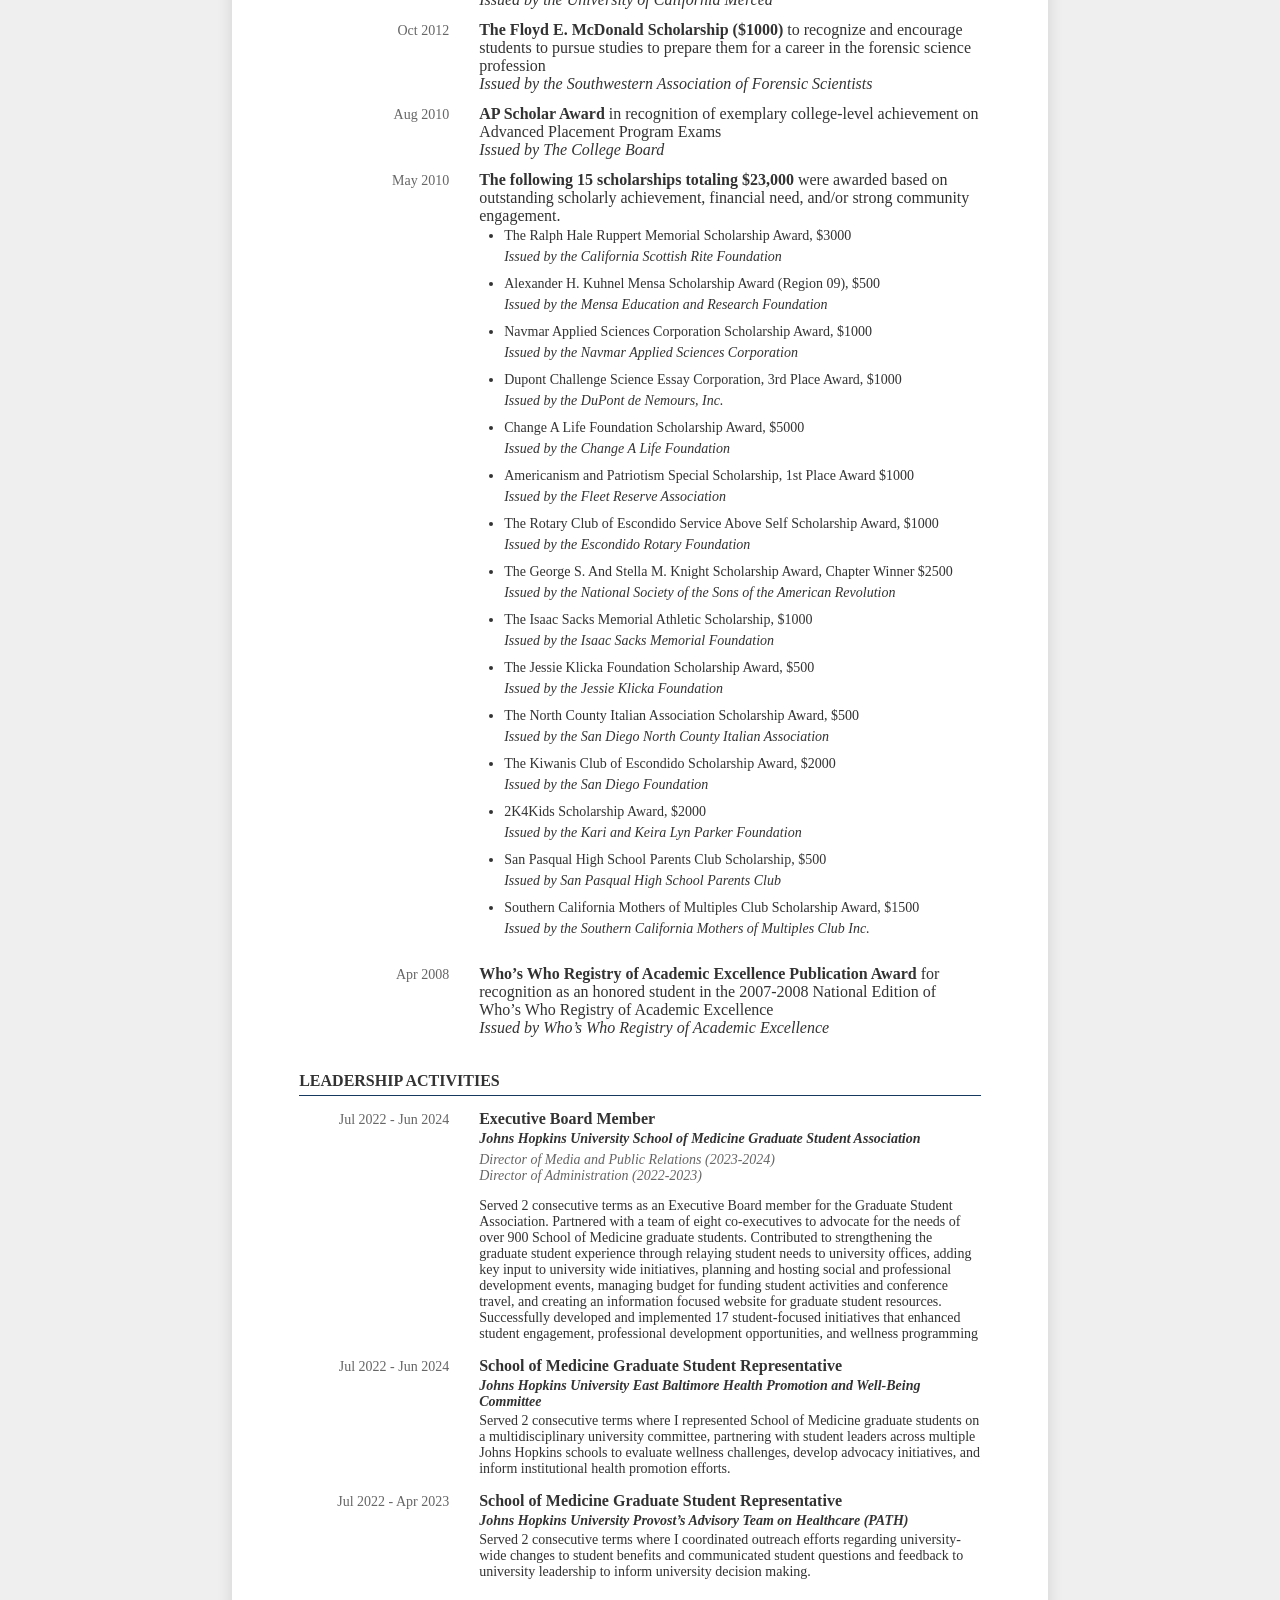
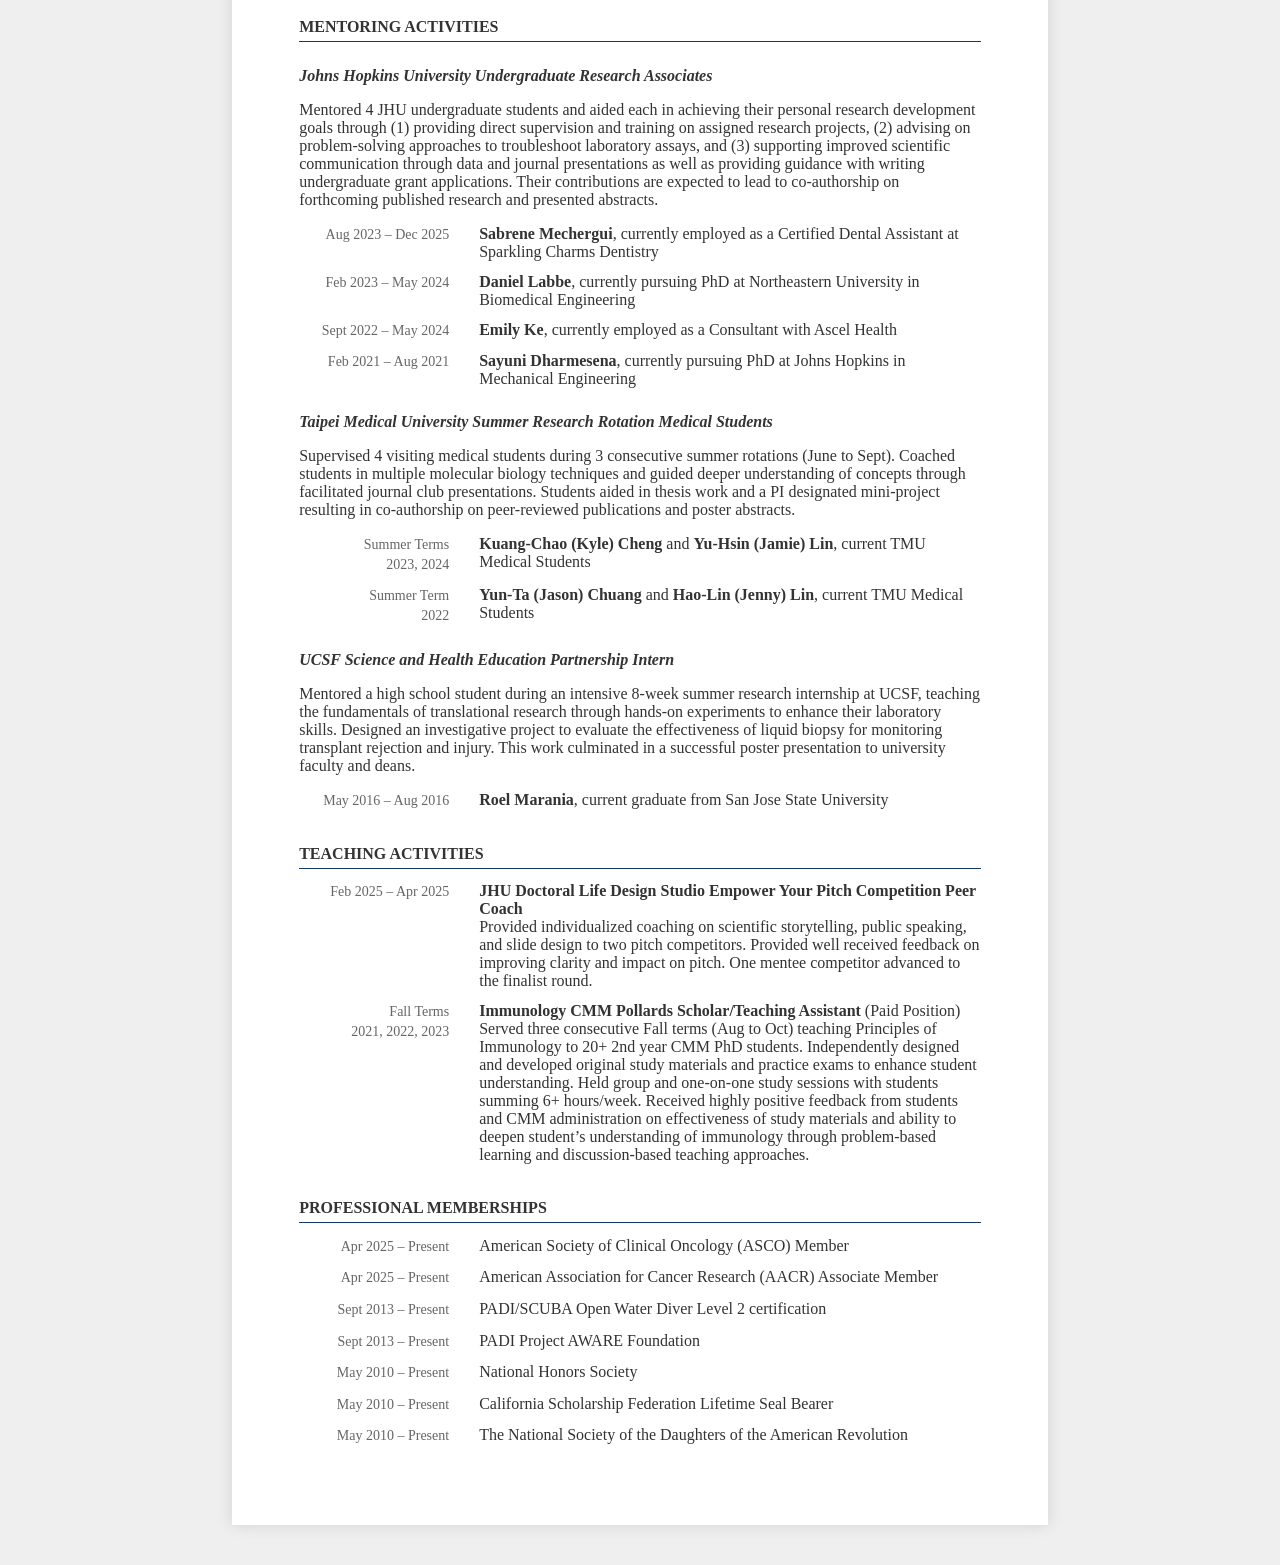
<file: cv.html>
<!DOCTYPE html>

<html lang="en">

<head>
    <meta charset="UTF-8">
    <meta name="viewport" content="width=device-width, initial-scale=1.0">
    <title>Juliane M. Liberto | Curriculum Vitae</title>
    <link rel="stylesheet" href="assets/css/style-cv.css">
</head>
    
<body>
    <div class="container">
<!-- TITLE OF PAGE -->        
        <header class="cv-header">
            <h2 class="cv-title">
                Curriculum Vitae
            </h2>
            <h1 class="name">
                Juliane M. Liberto, Ph.D.
            </h1>
            <div class="contact">
                Baltimore, MD |
                <a href="mailto:Juliane.Liberto@gmail.com">
                    Juliane.Liberto@jhmi.edu
                </a>
            </div>
            <div class="links">
                <a href="https://www.linkedin.com/in/julianeliberto/" target="_blank">
                    LinkedIn
                </a>
                |
                <a href="https://scholar.google.com/citations?user=32h7SLsAAAAJ&hl=en" target="_blank">
                    Google Scholar
                </a>
                |
                <a href="https://orcid.org/0000-0003-1927-5058" target="_blank">
                    ORCID
                </a>
            </div>
        </header>
<!-- PROFESSIONAL SUMMARY -->         
        <section>
            <h2>Professional Summary</h2>
            <p>
                PhD-trained translational scientist with over 10 years of experience in cancer biology, immunology, molecular biology, laboratory operations, biospecimen management, and translational research. Extensive experience supervising trainees, developing SOPs, maintaining regulatory compliance (HIPAA, IRB, IACUC), managing laboratory workflows, and collaborating across multidisciplinary research teams. Passionate about discovering origins of human disease and developing novel and impactful approaches to answer clinically relevant questions.
            </p>
        </section>
<!-- EDUCATION -->          
        <section>
            <h2>
                Education
            </h2>
            <div class="cv-entry">
                <div class="cv-date">
                    Aug 2019 - Dec 2025
                </div>
                <div class="cv-details">
                    <strong>Doctor of Philosophy (Ph.D.)</strong>
                    <p class="institution">
                        Cellular and Molecular Medicine
                    </p>
                    <p class="institution">
                        Johns Hopkins University School of Medicine
                    </p>
                    <p class="location">
                        Baltimore, Maryland
                    </p>
                </div>
            </div>
            <div class="cv-entry">
                <div class="cv-date">
                    Aug 2010 - May 2014
                </div>
                <div class="cv-details">
                    <strong>Bachelor of Science (B.S.)</strong>
                    <p class="institution">
                        Human Biology
                    </p>
                    <p class="institution">
                        University of California, Merced
                    </p>
                    <p class="location">
                        Merced, California
                    </p>
                </div>
            </div>
        </section>
<!-- TECHNICAL SKILLS -->         
        <section>
            <h2>
                Technical Skills
            </h2>
            <div class="cv-entry">
                <div class="cv-skillscat">
                    Molecular & Cellular Biology
                </div>
                <div class="cv-details">
                    Multiparameter flow cytometry (CytoFLEX/CytExpert), immunohistochemistry (IHC), ELISA, DNA/RNA isolation, prokaryotic and eukaryotic cell culture, RT-qPCR, droplet digital PCR (ddPCR), gel electrophoresis, NGS library preparation (Illumina, Oxford Nanopore), single-cell RNA sequencing (10x Genomics)
                </div>
            </div>
            <div class="cv-entry">   
                <div class="cv-skillscat">
                    In-Vivo Research
                </div>
                <div class="cv-details">
                    Syngeneic and genetically engineered mouse models (GEMMs), therapeutic dosing (i.v., i.p., p.o., s.c., i.duc), cell injection, blood collection, genotyping, necropsy, tissue harvest and processing, single-cell isolation, ascites drainage, abdominal ultrasound
                </div>
            </div> 
            <div class="cv-entry">   
                <div class="cv-skillscat">
                    Human Research
                </div>
                <div class="cv-details">
                    Human biospecimen processing and storage, vacutainer handling, sample accessioning and cataloging, sample tracking, laboratory workflows, inventory management, laboratory documentation, BSL-2, aseptic technique
                </div>
            </div> 
            <div class="cv-entry">   
                <div class="cv-skillscat">
                    Imaging & Microscopy
                </div>
                <div class="cv-details">
                    IVIS Imaging (Revvity), confocal microscopy, fluorescence microscopy, laser capture microdissection (LCM; Zeiss PALM MicroBeam), immunogold transmission electron microscopy (TEM)
                </div>
            </div> 
            <div class="cv-entry">   
                <div class="cv-skillscat">
                    Data Analysis & Software
                </div>
                <div class="cv-details">
                    Microsoft Office Suite (proficient), GraphPad Prism (proficient), R/RStudio (proficient), CytExpert (proficient), 10x Cloud Analysis Software and 10x Loupe Browser (proficient)
                </div>
            </div>
            <div class="cv-entry">   
                <div class="cv-skillscat">
                    Research & Leadership
                </div>
                <div class="cv-details">
                    Experimental design, project management, laboratory leadership, scientific writing, manuscript preparation, SOP development, mentoring and training, regulatory and safety compliance
                </div>
            </div> 
        </section>
<!-- EXPERIENCE -->         
        <section>
            <h2>
                Research Experience
            </h2>
            <div class="cv-entry">
                <div class="cv-date">
                    Nov 2026 - Current
                </div>
                <div class="cv-details">
                   <strong>Postdoctoral Fellow</strong> Henry M. Jackson Foundation for the Advancment of Military Medicine (HJF), Armed Forces Radiobiology Research Institute (AFRRI), University Armed Services (USU), Bethesda, MD
                    <p class="institution">
                        Conduct preclinical research to evaluate radiation countermeasures in murine models of Acute Radiation Syndrome (ARS), supporting the development of medical countermeasures for radiation-induced injury. Integrate in vivo experimentation, molecular biology, and immunological analyses to characterize therapeutic responses and support preclinical countermeasure development.
                    </p>
                </div>
            </div>
            <div class="cv-entry">
                <div class="cv-date">
                    Aug 2019 - Dec 2025
                </div>
                <div class="cv-details">
                   <strong>PhD Researcher</strong>, Johns Hopkins University, Baltimore, MD
                    <p class="institution">
                        Led a translational research thesis focused on uncovering novel therapeutic strategies for hormone-driven gynecologic cancers. Integrated molecular biology, immunology, and bioinformatics to investigate how metabolic interventions, such as statin therapy, can reprogram tumor biology and the surrounding immune environment. Contributed to advancing understanding of cancer metabolism and immunomodulation, while generating preclinical evidence with potential to inform future studies. Contributed to four publications, including a first-author review manuscript, and currently preparing two first-author research articles to inform future research.
                    </p>
                    <ul class="cv-list">
                        <li>Applied multi-omic and next-generation sequencing (NGS) approaches to assess the therapeutic potential of statins as anti-cancer agents.</li>
                        <li>Identified statins as potent modulators of the immune landscape and intestinal microbiome in gynecologic cancer, providing a molecular basis for their clinical application in improving patient outcomes and overcoming therapeutic resistance.</li>
                        <li>Designed and executed <em>in vivo</em> and <em>in vitro</em> experiments to evaluate immune activation, cytokine signaling, and tumor response.</li>
                        <li>Directly trained and mentored undergraduate researchers at Johns Hopkins as well as visiting medical students from Taiwan Medical University in molecular biology techniques, critical analysis, and project design; supported their independent research and professional development. Their work contributions are anticipated to lead to co-authorship in forthcoming manuscripts and abstract presentations.</li>
                        <li>Developed custom bioinformatics pipelines for the analysis and visualization of NGS datasets using R and open-source tools (e.g., Phyloseq, DESeq2, vegan, ggplot2).</li>
                        <li>Presented findings at national and institutional conferences; awarded Honorable Mention in Clinical/Pre-clinical Research category from Johns Hopkins Sidney Kimmel Comprehensive Cancer Center.</li>
                        <li>Collaborated with gynecologic oncologists, public health experts, and translational scientists to align experimental design with research goals and endpoints.</li>
                        <li>Oversaw all aspects of transgenic mouse colony management for preclinical cancer studies, including daily health checks, breeding pair setups, litter tracking, genotyping, and responding to clinical veterinary concerns. Logged colony metadata in internal database to ensure study readiness and complied with IACUC guidelines and institutional protocols for animal research and welfare.</li>
                        <li>Coordinated weekly lab meetings, including speaker scheduling, meeting agendas and guest presenters, supporting a collaborative and intellectually engaged research environment</li>
                     </ul>
                </div>
            </div>
            <div class="cv-entry">
                <div class="cv-date">
                    Apr 2016 - Jul 2019
                </div>
                <div class="cv-details">
                    <strong>Staff Research Associate II</strong>, University of California San Francisco, San Francisco, CA
                    <p class="institution">
                        Conducted translational research in organ transplantation and kidney disease by applying multi-omic profiling techniques to large human biobank cohorts. Contributed to 14 co-author publications that supported the development of diagnostic assays for early detection of renal allograft rejection and chronic kidney disease. Played a key role in biomarker discovery efforts with direct relevance to clinical trial design, non-invasive diagnostics, and commercialization.
                    </p>
                    <ul class="cv-list">
                        <li>Conducted data collection and assay development for large-scale human subject’s research leading to the discovery of novel biomarkers and panels for organ transplantation failure.</li>
                        <li>Collaborated with multidisciplinary teams on the Kidney Precision Medicine Project (KPMP) to advance understanding of kidney function and improve molecular profiling techniques.</li>
                        <li>Led new hire and visiting scholar training on laboratory procedures and BSL2 safety.</li>
                        <li>Supported the development of a novel non-invasive technology for transplant rejection which led to the launch of NephroSant, Inc., a Series A-stage diagnostics biotech startup.</li>
                        <li>Adhered to Best Clinical Practices for Clinical Trials in Organ Transplant (CTOT), HIPAA and UCSF privacy & security regulations.</li>
                        <li>Streamlined processing and cataloging procedures for biorepository of 1000+ patient samples.</li>
                        <li>Created and maintained multiple HIPAA-compliant research databases integrating demographic, clinical, and laboratory data for cohorts of 1000+ transplant patients.</li>
                        <li>Prepared and submitted IRB documentation for multiple funded studies, ensuring regulatory compliance in accordance with UCSF Human Subjects Research policies.</li>
                     </ul>
                </div>
            </div>
            <div class="cv-entry">
                <div class="cv-date">
                    Dec 2014 - Apr 2016
                </div>
                <div class="cv-details">
                    <strong>Research Associate I</strong>, Enfold Inc., South San Francisco, CA
                    <p class="institution">
                        Contributed to the early-stage development of scalable, automated workflows for recombinant protein expression in E. coli. Leveraged molecular biology and assay development skills to inform decision-making on media formulations, plasmid constructs, and cell handling techniques in a fast-paced biotech startup environment.
                    </p>
                    <ul class="cv-list">
                        <li>Developed and optimized gram scale plasmid DNA purification protocols using novel isolation methods to improve yield and scalability.</li>
                        <li>Conducted high throughput screening (Biomek FXP) to determine effects of media components and solubility agents on protein solubility and inclusion body formation in bacterial cultures. Authored protocols for automated liquid handling procedures, including deck design and integration with downstream assays.</li>
                        <li>Assessed protein solubility and inclusion body formation in bacterial lysates via SDS-PAGE and with absorbance and fluorescence microplate readers.</li>
                        <li>Screened E. coli promoter library using promoter-GFP fusion constructs to evaluate plasmid gene expression under varying media conditions; identified media formulations that enhanced promoter activity and correlated metabolic pathway expression (TCA cycle, glycolysis, fatty acid biosynthesis) with cell growth and protein yield.</li>
                        <li>Performed routine molecular cloning procedures including aseptic transformation, plasmid prep, and PCR to support construct design and production workflows.</li>
                        <li>Adhered to applicable methods, SOPs, safety standards, GLP, GMP, and regulatory guidelines.</li>
                        <li>Accurately documented all work according to company SOPs.</li>
                        <li>Presented experimental findings and protocol optimizations at internal team meetings to inform project direction and improve reproducibility.</li>
                        <li>Managed inventory and procurement of laboratory reagents and consumables to ensure uninterrupted workflow</li>
                        <li>Responsible for manufacture of chemically competent cells from frozen stocks.</li>
                        <li>Trained incoming employees to basic lab procedures.</li>
                        <li>Maintained safe working environment by enforcing safety protocols as lab safety officer</li>
                     </ul>
                </div>
            </div>
            <div class="cv-entry">
                <div class="cv-date">
                    Jan 2013 - May 2014
                </div>
                <div class="cv-details">
                    <strong>Undergraduate Research Associate</strong>, University of California Merced, Merced, CA
                    <p class="institution">
                        Classified fossils of small rodents into family and subfamily categories and identified bone and tooth morphology from 20,000-year-old fossil sediments to identify patterns of genetic diversity across space and time, specifically if change in diet has had a genetic impact on California Rodentia
                    </p>
                </div>
            </div>
            <div class="cv-entry">
                <div class="cv-date">
                    Dec 2011 - Dec 2012
                </div>
                <div class="cv-details">
                    <strong>Undergraduate Research Associate</strong>, University of California Merced, Merced, CA
                    <p class="institution">
                        Investigated microbial community structures associated with coral reef environments by defining disease states of pacific coral reefs in response to Yellow Band Blotch Disease, and their symbiotic relationship with the algae <em>Symbiodinium</em>
                    </p>
                     </ul>
                </div>
            </div>
        </section>
<!-- PUBLICATIONS -->         
        <section>
            <h2>
                Publications
            </h2>
            <h3 class="cv-subheading">
                Peer-Reviewed Research Papers
            </h3>
            <ol class="publication-list">
                <li><strong>Liberto JM</strong>, Ke E, Labbe D, Mechergui S, Li T, Akhtarkhavari S, Visvanathan K, Shih IM, Wang TL. Atorvastatin inhibition of the mevalonate pathway shows promise as a novel anti-cancer therapeutic in in-vivo models of hormone driven cancers. (Submitted)</li>
                <li><strong>Liberto JM</strong>, Lin HY, Chuang KC, Wang TL. Host-strain differences drive divergent microbiome and metabolic responses to atorvastatin treatment. (In preparation) </li>
                <li>Mandal J, Jones TN, <strong>Liberto JM</strong>, Gaillard S, Wang TL, Shih IM. Dual Inhibition of SYK and EGFR Overcomes Chemoresistance by Inhibiting CDC6 and Blocking DNA Replication. <em>Cancer Res.</em> 2024 Aug 09; doi: 10.1158/0008-5472.CAN-24-0769. <a href="https://doi.org/10.1158/0008-5472.CAN-24-0769" target="_blank" rel="noopener noreferrer">[View Paper]</a></li>
                <li>Vistein R, Winer B, Myers S, <strong>Liberto JM</strong>, Ishiyama S, Guo X, Saeki H, Wang, TL, Shih IM, Gabrielson K. Non-Invasive Ultrasound Assessment of Endometrial Cancer Progression in Pax8-Directed Deletion of the Tumor Suppressors Arid1a and Pten in Mice. <em>J. Vis. Exp.</em> 2023 Feb 17; 192.e64732. doi: 10.3791/64732. <a href="https://doi.org/10.3791/64732" target="_blank" rel="noopener noreferrer">[View Paper]</a></li>
                <li>Boada P, Fatou B, Belperron A, Sigdel TK, Smolen KK, Wurie Z, Levy O, Ronca SE, Murray KO, <strong>Liberto JM</strong>, Rashmi P, Kerwin M, Montgomery R, Bockenstedt LK, Steen H, Sarwal MM. Longitudinal serum proteomics analyses identify unique and overlapping host response pathways in Lyme disease and West Nile virus infection. <em>Front. Immunol.</em> 2022 Dec 09; 13:1012824. doi: 10.3389/fimmu.2022.1012824. eCollection 2022. <a href="https://doi.org/10.3389/fimmu.2022.1012824" target="_blank" rel="noopener noreferrer">[View Paper]</a></li>
                <li>Sigdel TK, Fields PA, <strong>Liberto JM</strong>, Damm I, Kerwin M, Hood J, Towfighi P, Sirota M, Robins HS, Sarwal MM. Perturbations of the T-cell immune repertoire in kidney transplant rejection. <em>Front. Immunol.</em> 2022 Nov 16;13.1012042. doi: 10.3389/fimmu.2022.1012042. eCollection 2022. <a href="https://doi.org/10.3389/fimmu.2022.1012042" target="_blank" rel="noopener noreferrer">[View Paper]</a></li>
                <li><strong>Liberto JM</strong>, Chen SY, Shih IM, Wang TH, Wang TL, Pisanic TR II. Current and Emerging Methods for Ovarian Cancer Screening and Diagnostics: A Comprehensive Review. <em>Cancers</em> 2022 Jun 11;14(12):2885. doi: 10.3390/cancers14122885. <a href="https://doi.org/10.3390/cancers14122885" target="_blank" rel="noopener noreferrer">[View Paper]</a></li>
                <li>Osipov A, Blair AB, <strong>Liberto JM</strong>, Wang J, Li K, Herbst B, Xu Y, Li S, Niu N, Rashid R, Ding D, Liu Y, Wang Z, Wolfgang CL, Burkhart RA, Laheru D, Zheng L. Inhibition of Focal adhesion kinase enhances antitumor response of radiation therapy in pancreatic cancer through CD8+ T cells. <em>Cancer Biol. Med.</em> 2021 Feb 15;18(1):206-214. doi: 10.20892/j.issn.2095-3941.2020.0273. <a href="https://doi.org/10.20892/j.issn.2095-3941.2020.0273" target="_blank" rel="noopener noreferrer">[View Paper]</a></li>
                <li>Sigdel TK, Piehowski PD, Roy S, <strong>Liberto JM</strong>, Hansen JR, Swensen AC, Zhao R, Zhu Y, Rashmi P, Schroeder A, Damm I, Sur S, Luo J, Yang Y, Qian WJ, Sarwal MM; Kidney Precision Medicine Project (KPMP) Consortium. Near-Single-Cell Proteomics Profiling of the Proximal Tubular and Glomerulus of the Normal Human Kidney. <em>Front Med.</em> 2020 Sep 17;7:499. doi: 10.3389/fmed.2020.00499. Erratum in: Front Med. 2021 Jan 12;7:625788. <a href="https://doi.org/10.3389/fmed.2020.00499" target="_blank" rel="noopener noreferrer">[View Paper]</a></li>
                <li>Sigdel TK, Schroeder AW, Yang JYC, Sarwal RD, <strong>Liberto JM</strong>, Sarwal MM. Targeted Urine Metabolomics for Monitoring Renal Allograft Injury and Immunosuppression in Pediatric Patients. <em>J Clin Med.</em> 2020 Jul 22;9(8):2341. doi: 10.3390/jcm9082341. <a href="https://doi.org/10.3390/jcm9082341" target="_blank" rel="noopener noreferrer">[View Paper]</a> </li>
                <li>Yang JYC, Sarwal RD, Sigdel TK, Damm I, Rosenbaum B, <strong>Liberto JM</strong>, Chan-On C, Arreola-Guerra JM, Alberu J, Vincenti F, Sarwal MM. A urine score for noninvasive accurate diagnosis and prediction of kidney transplant rejection. <em>Sci Transl Med.</em> 2020 Mar 18;12(535):eaba2501. doi: 10.1126/scitranslmed.aba2501. <a href="https://doi.org/10.1126/scitranslmed.aba2501" target="_blank" rel="noopener noreferrer">[View Paper]</a></li>
                <li>Sigdel T, Nguyen M, <strong>Liberto JM</strong>, Dobi D, Junger H, Vincenti F, Laszik Z, Sarwal MM. Assessment of 19 Genes and Validation of CRM Gene Panel for Quantitative Transcriptional Analysis of Molecular Rejection and Inflammation in Archival Kidney Transplant Biopsies. <em>Front Med.</em> 2019 Oct 1;6:213. doi: 10.3389/fmed.2019.00213. <a href="https://doi.org/10.3389/fmed.2019.00213" target="_blank" rel="noopener noreferrer">[View Paper]</a></li>
                <li>Sigdel TK, Yang JYC, Bestard O, Schroeder A, Hsieh SC, <strong>Liberto JM</strong>, Damm I, Geraedts ACM, Sarwal MM. A urinary Common Rejection Module (uCRM) score for non-invasive kidney transplant monitoring. <em>PLoS One.</em> 2019 Jul 31;14(7):e0220052. doi: 10.1371/journal.pone.0220052. <a href="https://doi.org/10.1371/journal.pone.0220052" target="_blank" rel="noopener noreferrer">[View Paper]</a></li>
                <li>Pineda S, Sigdel TK, <strong>Liberto JM</strong>, Vincenti F, Sirota M, Sarwal MM. Characterizing pre-transplant and post-transplant kidney rejection risk by B cell immune repertoire sequencing. <em>Nat Commun.</em> 2019 Apr 23;10(1):1906. doi: 10.1038/s41467-019-09930-3. <a href="https://doi.org/10.1038/s41467-019-09930-3" target="_blank" rel="noopener noreferrer">[View Paper]</a></li>
                <li>Watson D, Yang JYC, Sarwal RD, Sigdel TK, <strong>Liberto JM</strong>, Damm I, Louie V, Sigdel S, Livingstone D, Soh K, Chakraborty A, Liang M, Lin PC, Sarwal MM. A Novel Multi-Biomarker Assay for Non-Invasive Quantitative Monitoring of Kidney Injury. <em>J Clin Med.</em> 2019 Apr 12;8(4):499. doi: 10.3390/jcm8040499. <a href="https://doi.org/10.3390/jcm8040499" target="_blank" rel="noopener noreferrer">[View Paper]</a></li>
                <li>Yang JYC, Verleden SE, Zarinsefat A, Vanaudenaerde BM, Vos R, Verleden GM, Sarwal RD, Sigdel TK, <strong>Liberto JM</strong>, Damm I, Watson D, Sarwal MM. Cell-Free DNA and CXCL10 Derived from Bronchoalveolar Lavage Predict Lung Transplant Survival. <em>J Clin Med.</em> 2019 Feb 13;8(2):241. doi: 10.3390/jcm8020241. <a href="https://doi.org/10.3390/jcm8020241" target="_blank" rel="noopener noreferrer">[View Paper]</a></li>
                <li>Sigdel TK, Archila FA, Constantin T, Prins SA, <strong>Liberto JM</strong>, Damm I, Towfighi P, Navarro S, Kirkizlar E, Demko ZP, Ryan A, Sigurjonsson S, Sarwal RD, Hseish SC, Chan-On C, Zimmermann B, Billings PR, Moshkevich S, Sarwal MM. Optimizing Detection of Kidney Transplant Injury by Assessment of Donor-Derived Cell-Free DNA via Massively Multiplex PCR. <em>J Clin Med.</em> 2018 Dec 23;8(1):19. doi: 10.3390/jcm8010019. <a href="https://doi.org/10.3390/jcm8010019" target="_blank" rel="noopener noreferrer">[View Paper]</a></li>
                <li>Sacreas A, Yang JYC, Vanaudenaerde BM, Sigdel TK, <strong>Liberto JM</strong>, Damm I, Verleden GM, Vos R, Verleden SE, Sarwal MM. The common rejection module in chronic rejection post lung transplantation. <em>PLoS One.</em> 2018 Oct 5;13(10):e0205107. doi: 10.1371/journal.pone.0205107. <a href="https://doi.org/10.1371/journal.pone.0205107" target="_blank" rel="noopener noreferrer">[View Paper]</a></li>
                <li>Sigdel TK, Nguyen M, Dobi D, Hsieh SC, <strong>Liberto JM</strong>, Vincenti F, Sarwal MM, Laszik Z. Targeted Transcriptional Profiling of Kidney Transplant Biopsies. <em>Kidney Int Rep.</em> 2018 Feb 3;3(3):722-731. doi: 10.1016/j.ekir.2018.01.014. <a href="https://doi.org/10.1016/j.ekir.2018.01.014" target="_blank" rel="noopener noreferrer">[View Paper]</a></li>
                <li>Chan-On C, <strong>Liberto JM</strong>, Sarwal MM. Mechanisms and biomarkers of immune quiescence in kidney transplantation. <em>Hum Immunol.</em> 2018 May;79(5):356-361. doi: 10.1016/j.humimm.2018.01.016. Epub 2018 Feb 19. <a href="https://doi.org/10.1016/j.humimm.2018.01.016" target="_blank" rel="noopener noreferrer">[View Paper]</a></li>
        </ol>
            <h3 class="cv-subheading">
                Published Abstracts
            </h3>
            <ol class="publication-list">
                <li><strong>Liberto JM</strong>, Ke E, Labbe D, Mechergui S, Visvanathan K, Shih IM, Wang TL. Inhibiting the mevalonate pathway with atorvastatin alters gut microbiota and has potential as an anti-cancer treatment for ovarian cancer. In: Proceedings of the American Association for Cancer Research Annual Meeting 2025; Part 1 (Regular Abstracts); 2025 Apr 25-30; Chicago, IL. Philadelphia (PA): AACR; Cancer Res 2025;85(8_Suppl_1):Abstract nr 2214. doi: 10.1158/1538-7445.AM2025-2214</li>
                <li><strong>Liberto JM</strong>,  Ke E, Labbe D, Mechergui S, Li T, Dao A, Akhtarkhavari S, Tully E, Shih IM, Wang TL. Atorvastatin inhibition of the mevalonate pathway shows promise as an ant-cancer therapeutic in in vivo models of hormone driven cancers. SKCCC Trainee Research Day, 2024. - awarded Honorable Mention for Clinical/Pre-Clinical Category</li>
                <li>Sigdel TK, Fields P, <strong>Liberto JM</strong>, Damm I, Kerwin, M, Hood J, Towfighi P, Sirota M, Robins H, Sarwal MM. Analyzing the Impact of T-Cell Repertoire Diversity in Acute Kidney Transplant Rejection. Transplantation: September 2022 - Volume 106 - Issue 9S - p S104 doi: 10.1097/01.tp.0000885800.37754.51</li>
                <li>Pineda S, Sigdel TK, <strong>Liberto JM</strong>, Roskin K, Boyd S, Sirota M, Sarwal MM. B Cell Immune Repertoire Sequencing Identifies Pretransplant Rejection Risk. Transplantation: July 2018 - Volume 102 - Issue - p S36 doi: 10.1097/01.tp.0000542591.08680.f3</li>
                <li>Vincenti F, Schroeder A, Hseish SC, <strong>Liberto JM</strong>, Towfighi P, Koh C, Sigdel TK, Sarwal MM. The Results of the PRISM (Prediction of Rejection In Sensitized Patient Blood SaMples) Trial with a Novel Bioassay. Transplantation: July 2018 - Volume 102 - Issue - p S128 doi: 10.1097/01.tp.0000542743.74545.8e.</li>
                <li>Sigdel TK, Nguyen M, Dobi D, Hsieh SC, <strong>Liberto JM</strong>, Vincenti F, Laszik Z, Sarwal MM. Highly Correlative Whole-Tissue Gene/protein Signatures to Score FFPE Transplant Biopsies with Inflammation and Acute Rejection. Am J Transplant. 2018;18 (suppl 3).</li>
                <li>Sigdel TK, Yang JYC, Bestard O, Hsieh SC, Roedder S, Damm I, <strong>Liberto JM</strong>, Nandoe S, Sarwal M. A Non-Invasive Urinary Common Rejection Module (uCRM) Gene Expression Score Quantifies and Differentiates Kidney Transplant Injury. Am J Transplant. 2017;17 (suppl 3).</li>
                <li>Sigdel TK, Nguyen M, Dobi D, Hsieh SC, <strong>Liberto JM</strong>, Vincenti F, Sarwal MM, Laszik Z. Quantitative Gene Expression Analysis of CRM-Panel Genes Using FFPE Kidney Tissues for Transplant Injuries. Am J Transplant. 2017;17 (suppl 3).</li>
                <li>Yang JYC, Vanaudenaerde B, Sigdel TK, <strong>Liberto JM</strong>, Verlden S, Sarwal MM. Novel Biomarkers for Segregating Lung Transplant Rejection Phenotypes. Am J Transplant. 2017;17 (suppl 3).</li>
                <li>Sigdel TK, Nguyen M, Dobi D, <strong>Liberto JM</strong>, Hsieh SC, Vincenti F, Sarwal MM, Laszik Z. Performance Comparison of Barcoded Oligos and Standard qPCR on Matched FFPE and RNAlater-Submerged Human Kidney Allograft Samples. Am J Transplant. 2017;17 (suppl 3).</li>
            </ol>
            <h3 class="cv-subheading">
                Posters and Presentations
            </h3>
            <ol class="publication-list">
                <li>Qi S, <strong>Liberto JM</strong>, Gaillard S, Shih IM, Wang TL. Targeting Tumor Immunity: Statins as a Repurposed Strategy for Preventing Ovarian Cancer Advancement. Johns Hopkins University Breast and GYN Cancer Research Retreat, Baltimore MD, 2026</li>
                <li><strong>Liberto JM</strong>, Ke E, Labbe D, Mechergui S, Visvanathan K, Shih IM, Wang TL. Inhibiting the mevalonate pathway with atorvastatin alters gut microbiota and has potential as an anti-cancer treatment for ovarian cancer. American Association for Cancer Research (AACR), Chicago IL, 2025</li>
                <li><strong>Liberto JM</strong>, Ke E, Labbe D, Mechergui S, Li T, Dao A, Akhtarkhavari S, Tully E, Shih IM, Wang TL. Atorvastatin inhibition of the mevalonate pathway shows promise as an ant-cancer therapeutic in in vivo models of hormone driven cancers. Johns Hopkins University SKCCC Trainee Research Day, Baltimore MD, 2024</li>
                <li><strong>Liberto JM</strong>, Visvanathan K, Dao A, Li T, Modir A, May B, Hogan B, Artama M, Murtola T, Shih IM, Wang TL. Improved outcomes of ovarian cancer patients on lipophilic statins are likely associated with modulation of the intestinal microbiome. Johns Hopkins University Inaugural Cancer Center Retreat, Baltimore MD, 2024</li>
                <li>Li T, Dao A, Yu ZC, Yamada S, <strong>Liberto JM</strong>, Tully E, Shih IM, Wang TL. Inhibition of Glutaminase in combination with immune checkpoint blockade offers potential treatment for ovarian cancer in a murine model. Johns Hopkins University Department of Pathology Young Investigators Day, Baltimore MD, 2022</li>
                <li>Pineda S, Sigdel TK, <strong>Liberto JM</strong>, Roskin K, Boyd S, Sirota M, Sarwal MM. (2018) B Cell Immune Repertoire Sequencing Identifies Pretransplant Rejection Risk. American Transplant Conference (ATC), Seattle WA, 2018</li>
                <li>Vincenti F, Schroeder A, Hseish SC, <strong>Liberto JM</strong>, Towfighi P, Koh C, Sigdel TK, Sarwal MM. The Results of the PRISM (Prediction of Rejection In Sensitized Patient Blood SaMples) Trial with a Novel Bioassay. American Transplant Conference (ATC), Seattle WA, 2018</li>
                <li>Sigdel TK, Nguyen M, Dobi D., Hsieh S, <strong>Liberto JM</strong>, Vincenti F, Laszik Z, Sarwal MM. Highly Correlative Whole-Tissue Gene/protein Signatures to Score FFPE Transplant Biopsies with Inflammation and Acute Rejection. American Transplant Conference (ATC), Seattle WA, 2018</li>
                <li>Sigdel TK, Yang JYC, Bestard O, Hsieh SC, Roedder S, Damm I, <strong>Liberto JM</strong>, Nandoe S, Sarwal M. A Non-Invasive Urinary Common Rejection Module (uCRM) Gene Expression Score Quantifies and Differentiates Kidney Transplant Injury. American Transplant Conference (ATC), Chicago IL, 2017</li>
                <li>Sigdel TK, Nguyen M, Dobi D, Hsieh SC, <strong>Liberto JM</strong>, Vincenti F, Sarwal MM, Laszik Z. Quantitative Gene Expression Analysis of CRM-Panel Genes Using FFPE Kidney Tissues for Transplant Injuries. American Transplant Conference (ATC), Chicago IL, 2017</li>
                <li>Yang JYC, Vanaudenaerde B, Sigdel TK, <strong>Liberto JM</strong>, Verlden S, Sarwal MM. Novel Biomarkers for Segregating Lung Transplant Rejection Phenotypes. American Transplant Conference (ATC), Chicago IL, 2017</li>
                <li>Sigdel TK, Nguyen M, Dobi D, <strong>Liberto JM</strong>, Hsieh SC, Vincenti F, Sarwal MM, Laszik Z. Performance Comparison of Barcoded Oligos and Standard qPCR on Matched FFPE and RNAlater-Submerged Human Kidney Allograft Samples. American Transplant Conference (ATC), Chicago IL, 2017</li>
                <li>Marania R, <strong>Liberto JM</strong>, Sigdel TK, Sarwal MM. Investigating the Correlation between Cell Free DNA and Transplant Rejection/Injury, UCSF Science and Education Program Conference, San Francisco CA, 2016</li>
            </ol>
            <h3 class="cv-subheading">
                Peer Reviews
            </h3>
            <ul class="publication-list">
                <li>2024 Journal Reviews: Cancer Research (IF 12.5), <strong>Cell (IF 64.5)</strong>, Molecular Cancer Therapeutics (IF 5.7), Genes and Diseases (IF 6.8)</li>
            </ul>
        </section>
<!-- AWARDS AND HONORS -->        
        <section>
            <h2>
                Honors and Awards
            </h2>
            <div class="cv-entry">
                <div class="cv-date">
                    Apr 2025
                </div>
                <div class="cv-details">
                    <strong>Graduate Student Association Travel Award ($500)</strong> to support travel for presenting high-impact research at a national scientific conference. Highly competitive award in recognition of academic merit and research excellence<br>
                    <em>Issued by the 2024-2025 JHU SOM GSA Finance Committee</em>
                </div>
            </div>
            
            <div class="cv-entry">
                <div class="cv-date">
                    Oct 2024
                </div>
                <div class="cv-details">
                    <strong>Graduate Student Association Graduate Student Spotlight Award</strong> in recognition of outstanding academic excellence and/or community-based accomplishments<br>
                    <em>Issued by the 2024-2025 JHU SOM Graduate Student Council </em>
                </div>
            </div>
            <div class="cv-entry">
                <div class="cv-date">
                    Jun 2024
                </div>
                <div class="cv-details">
                    <strong>Graduate Student Association President’s Award</strong> for outstanding commitment to the graduate student body and continued dedication to further the mission of the GSA at JHU<br>
                    <em>Issued by Rodney Eric Williams 2023-2024 JHU SOM GSA President</em>
                </div>
            </div>
            <div class="cv-entry">
                <div class="cv-date">
                    Apr 2024
                </div>
                <div class="cv-details">
                    <strong>SKCCC Trainee Research Day, Honorable Mention</strong> for a well presented and thoughtfully designed scientific poster in the Clinical/Preclinical Category<br>
                    <em>Issued by the JHU Sidney Kimmel Comprehensive Cancer Center</em>
                </div>
            </div>
            <div class="cv-entry">
                <div class="cv-date">
                    Jun 2022
                </div>
                <div class="cv-details">
                    <strong>MDPI’s 2021 Best Paper Award in “Medicine & Pharmacology</strong> selected in the Journal of Clinical Medicine for best original research article<br>
                    <em>Issued by the Multidisciplinary Digital Publishing Institute</em>
                </div>
            </div>
            <div class="cv-entry">
                <div class="cv-date">
                    Jun 2017
                </div>
                <div class="cv-details">
                    <strong>UCSF School of Medicine SPOT Award ($1000)</strong> for outstanding “In the Moment” workplace contributions<br>
                    <em>Issued by the University of California San Francisco, Department of Surgery</em>
                </div>
            </div>
            <div class="cv-entry">
                <div class="cv-date">
                    Dec 2014
                </div>
                <div class="cv-details">
                    <strong>Honorable Mention Ford Foundation Predoctoral Fellowship Program</strong><br>
                    <em>Issued by the Ford Foundation Fellowships Office of the National Academies of Sciences, Engineering and Medicine</em>
                </div>
            </div>
            <div class="cv-entry">
                <div class="cv-date">
                    May 2013
                </div>
                <div class="cv-details">
                    <strong>UC Merced’s Write 100 Win $100 Essay Winner</strong><br>
                    <em>Issued by the University of California Merced Students First Center</em>
                </div>
            </div>
            <div class="cv-entry">
                <div class="cv-date">
                    Dec 2012
                </div>
                <div class="cv-details">
                    <strong>UC Merced’s Dean's Honor List</strong> awarded for semester GPA above 3.5<br>
                    <em>Issued by the University of California Merced</em>
                </div>
            </div>
            <div class="cv-entry">
                <div class="cv-date">
                    Oct 2012
                </div>
                <div class="cv-details">
                    <strong>The Floyd E. McDonald Scholarship ($1000)</strong> to recognize and encourage students to pursue studies to prepare them for a career in the forensic science profession<br>
                    <em>Issued by the Southwestern Association of Forensic Scientists</em>
                </div>
            </div>
            <div class="cv-entry">
                <div class="cv-date">
                    Aug 2010
                </div>
                <div class="cv-details">
                    <strong>AP Scholar Award</strong> in recognition of exemplary college-level achievement on Advanced Placement Program Exams<br>
                    <em>Issued by The College Board</em>
                </div>
            </div>
            <div class="cv-entry">
                <div class="cv-date">
                    May 2010
                </div>
                <div class="cv-details">
                    <strong>The following 15 scholarships totaling $23,000</strong> were awarded based on outstanding scholarly achievement, financial need, and/or strong community engagement.
                    <ul class="cv-list">
                        <li>The Ralph Hale Ruppert Memorial Scholarship Award, $3000<br>
                            <em>Issued by the California Scottish Rite Foundation</em>
                        </li>
                        <li>Alexander H. Kuhnel Mensa Scholarship Award (Region 09), $500<br>
                            <em>Issued by the Mensa Education and Research Foundation</em>
                        </li>
                        <li>Navmar Applied Sciences Corporation Scholarship Award, $1000<br>
                            <em>Issued by the Navmar Applied Sciences Corporation</em>
                        </li>
                        <li>Dupont Challenge Science Essay Corporation, 3rd Place Award, $1000<br>
                            <em>Issued by the DuPont de Nemours, Inc.</em>
                        </li>
                        <li>Change A Life Foundation Scholarship Award, $5000<br>
                            <em>Issued by the Change A Life Foundation</em>
                        </li>
                        <li>Americanism and Patriotism Special Scholarship, 1st Place Award $1000<br>
                            <em>Issued by the Fleet Reserve Association</em>
                        </li>
                        <li>The Rotary Club of Escondido Service Above Self Scholarship Award, $1000<br>
                            <em>Issued by the Escondido Rotary Foundation</em>
                        </li>
                        <li>The George S. And Stella M. Knight Scholarship Award, Chapter Winner $2500<br>
                            <em>Issued by the National Society of the Sons of the American Revolution</em>
                        </li>
                        <li>The Isaac Sacks Memorial Athletic Scholarship, $1000<br>
                            <em>Issued by the Isaac Sacks Memorial Foundation</em>
                        </li>
                        <li>The Jessie Klicka Foundation Scholarship Award, $500<br>
                            <em>Issued by the Jessie Klicka Foundation</em>
                        </li>
                        <li>The North County Italian Association Scholarship Award, $500<br>
                            <em>Issued by the San Diego North County Italian Association</em>
                        </li>
                        <li>The Kiwanis Club of Escondido Scholarship Award, $2000<br>
                            <em>Issued by the San Diego Foundation</em>
                        </li>
                        <li>2K4Kids Scholarship Award, $2000<br>
                            <em>Issued by the Kari and Keira Lyn Parker Foundation</em>
                        </li>
                        <li>San Pasqual High School Parents Club Scholarship, $500<br>
                            <em>Issued by San Pasqual High School Parents Club</em>
                        </li>
                        <li>Southern California Mothers of Multiples Club Scholarship Award, $1500<br>
                            <em>Issued by the Southern California Mothers of Multiples Club Inc.</em>
                        </li>
                    </ul>
                </div>
            </div>
            <div class="cv-entry">
                <div class="cv-date">
                    Apr 2008
                </div>
                <div class="cv-details">
                    <strong>Who’s Who Registry of Academic Excellence Publication Award </strong> for recognition as an honored student in the 2007-2008 National Edition of Who’s Who Registry of Academic Excellence<br>
                    <em>Issued by Who’s Who Registry of Academic Excellence</em>
                </div>
            </div>
        </section>
<!-- LEADERSHIP -->        
        <section>
            <h2>
                Leadership Activities
            </h2>
             <div class="cv-entry">
                <div class="cv-date">
                    Jul 2022 - Jun 2024
                </div>
                <div class="cv-details">
                    <strong>Executive Board Member</strong>
                    <p class="institution">
                        <strong><em>Johns Hopkins University School of Medicine Graduate Student Association</em></strong>
                    </p>
                    <p class="location">
                        <em>Director of Media and Public Relations (2023-2024)<br>
                            Director of Administration (2022-2023)</em>
                    </p>
                    <p class="institution">
                        Served 2 consecutive terms as an Executive Board member for the Graduate Student Association. Partnered with a team of eight co-executives to advocate for the needs of over 900 School of Medicine graduate students. Contributed to strengthening the graduate student experience through relaying student needs to university offices, adding key input to university wide initiatives, planning and hosting social and professional development events, managing budget for funding student activities and conference travel, and creating an information focused website for graduate student resources. Successfully developed and implemented 17 student-focused initiatives that enhanced student engagement, professional development opportunities, and wellness programming 
                </div>
            </div>
            <div class="cv-entry">
                <div class="cv-date">
                    Jul 2022 - Jun 2024
                </div>
                <div class="cv-details">
                    <strong>School of Medicine Graduate Student Representative</strong>
                    <p class="institution">
                        <strong><em>Johns Hopkins University East Baltimore Health Promotion and Well-Being Committee</em></strong>
                    </p>
                    <p class="institution">
                        Served 2 consecutive terms where I represented School of Medicine graduate students on a multidisciplinary university committee, partnering with student leaders across multiple Johns Hopkins schools to evaluate wellness challenges, develop advocacy initiatives, and inform institutional health promotion efforts. 
                    </p>
                </div>
            </div>
            <div class="cv-entry">
                <div class="cv-date">
                    Jul 2022 - Apr 2023
                </div>
                <div class="cv-details">
                    <strong>School of Medicine Graduate Student Representative</strong>
                    <p class="institution">
                        <strong><em>Johns Hopkins University Provost’s Advisory Team on Healthcare (PATH)</em></strong>
                    </p>
                    <p class="institution">
                        Served 2 consecutive terms where I coordinated outreach efforts regarding university-wide changes to student benefits and communicated student questions and feedback to university leadership to inform university decision making.
                    </p>
                </div>
            </div>
            
        </section>
<!-- MENTORSHIP -->        
        <section>
            <h2>
                Mentoring Activities
            </h2>
            <h3 class="cv-subheading">
                Johns Hopkins University Undergraduate Research Associates
            </h3>
            <p>Mentored 4 JHU undergraduate students and aided each in achieving their personal research development goals through (1) providing direct supervision and training on assigned research projects, (2) advising on problem-solving approaches to troubleshoot laboratory assays, and (3) supporting improved scientific communication through data and journal presentations as well as providing guidance with writing undergraduate grant applications. Their contributions are expected to lead to co-authorship on forthcoming published research and presented abstracts.</p>
             <div class="cv-entry">
                <div class="cv-date">
                    Aug 2023 – Dec 2025
                </div>
                <div class="cv-details">
                    <strong>Sabrene Mechergui</strong>, currently employed as a Certified Dental Assistant at Sparkling Charms Dentistry
                </div>
            </div>
            <div class="cv-entry">
                <div class="cv-date">
                    Feb 2023 – May 2024
                </div>
                <div class="cv-details">
                    <strong>Daniel Labbe</strong>, currently pursuing PhD at Northeastern University in Biomedical Engineering
                </div>
            </div>
            <div class="cv-entry">
                <div class="cv-date">
                    Sept 2022 – May 2024
                </div>
                <div class="cv-details">
                    <strong>Emily Ke</strong>, currently employed as a Consultant with Ascel Health
                </div>
            </div>
            <div class="cv-entry">
                <div class="cv-date">
                    Feb 2021 – Aug 2021
                </div>
                <div class="cv-details">
                    <strong>Sayuni Dharmesena</strong>, currently pursuing PhD at Johns Hopkins in Mechanical Engineering
                </div>
            </div>
            <h3 class="cv-subheading">
                Taipei Medical University Summer Research Rotation Medical Students
            </h3>
            <p>Supervised 4 visiting medical students during 3 consecutive summer rotations (June to Sept). Coached students in multiple molecular biology techniques and guided deeper understanding of concepts through facilitated journal club presentations. Students aided in thesis work and a PI designated mini-project resulting in co-authorship on peer-reviewed publications and poster abstracts.</p>
             <div class="cv-entry">
                <div class="cv-date">
                    Summer Terms<br>
                    2023, 2024
                </div>
                <div class="cv-details">
                    <strong>Kuang-Chao (Kyle) Cheng</strong> and <strong>Yu-Hsin (Jamie) Lin</strong>, current TMU Medical Students
                </div>
            </div>
            <div class="cv-entry">
                <div class="cv-date">
                    Summer Term<br>
                    2022
                </div>
                <div class="cv-details">
                    <strong>Yun-Ta (Jason) Chuang</strong> and <strong>Hao-Lin (Jenny) Lin</strong>, current TMU Medical Students
                </div>
            </div>
            <h3 class="cv-subheading">
                UCSF Science and Health Education Partnership Intern
            </h3>
            <p>Mentored a high school student during an intensive 8-week summer research internship at UCSF, teaching the fundamentals of translational research through hands-on experiments to enhance their laboratory skills. Designed an investigative project to evaluate the effectiveness of liquid biopsy for monitoring transplant rejection and injury. This work culminated in a successful poster presentation to university faculty and deans.</p>
             <div class="cv-entry">
                <div class="cv-date">
                    May 2016 – Aug 2016
                </div>
                <div class="cv-details">
                    <strong>Roel Marania</strong>, current graduate from San Jose State University
                </div>
            </div>
        </section>
<!-- TEACHING -->        
        <section>
            <h2>
                Teaching Activities
            </h2>
            <div class="cv-entry">
                <div class="cv-date">
                    Feb 2025 – Apr 2025
                </div>
                <div class="cv-details">
                    <strong>JHU Doctoral Life Design Studio Empower Your Pitch Competition Peer Coach</strong><br>
                    Provided individualized coaching on scientific storytelling, public speaking, and slide design to two pitch competitors. Provided well received feedback on improving clarity and impact on pitch. One mentee competitor advanced to the finalist round.
                </div>
            </div>
            <div class="cv-entry">
                <div class="cv-date">
                    Fall Terms<br>
                    2021, 2022, 2023
                </div>
                <div class="cv-details">
                    <strong>Immunology CMM Pollards Scholar/Teaching Assistant</strong> (Paid Position)<br>
                    Served three consecutive Fall terms (Aug to Oct) teaching Principles of Immunology to 20+ 2nd year CMM PhD students. Independently designed and developed original study materials and practice exams to enhance student understanding. Held group and one-on-one study sessions with students summing 6+ hours/week. Received highly positive feedback from students and CMM administration on effectiveness of study materials and ability to deepen student’s understanding of immunology through problem-based learning and discussion-based teaching approaches.
                </div>
            </div>
        </section>        
<!-- MEMBERSHIPS -->        
        <section>
            <h2>
                Professional Memberships
            </h2>
            <div class="cv-entry">
                <div class="cv-date">
                    Apr 2025 – Present
                </div>
                <div class="cv-details">
                    American Society of Clinical Oncology (ASCO) Member
                </div>
            </div>
            <div class="cv-entry">
                <div class="cv-date">
                    Apr 2025 – Present
                </div>
                <div class="cv-details">
                    American Association for Cancer Research (AACR) Associate Member
                </div>
            </div>
            <div class="cv-entry">
                <div class="cv-date">
                    Sept 2013 – Present
                </div>
                <div class="cv-details">
                    PADI/SCUBA Open Water Diver Level 2 certification
                </div>
            </div>
            <div class="cv-entry">
                <div class="cv-date">
                    Sept 2013 – Present
                </div>
                <div class="cv-details">
                    PADI Project AWARE Foundation
                </div>
            </div>
            <div class="cv-entry">
                <div class="cv-date">
                    May 2010 – Present
                </div>
                <div class="cv-details">
                    National Honors Society
                </div>
            </div>
            <div class="cv-entry">
                <div class="cv-date">
                    May 2010 – Present
                </div>
                <div class="cv-details">
                    California Scholarship Federation Lifetime Seal Bearer
                </div>
            </div>
            <div class="cv-entry">
                <div class="cv-date">
                    May 2010 – Present
                </div>
                <div class="cv-details">
                    The National Society of the Daughters of the American Revolution
                </div>
            </div>
        </section>

<!-- KEEP ALL THATS BELOW THIS LINE! -->             
</div>

</body>

</html>
</file>
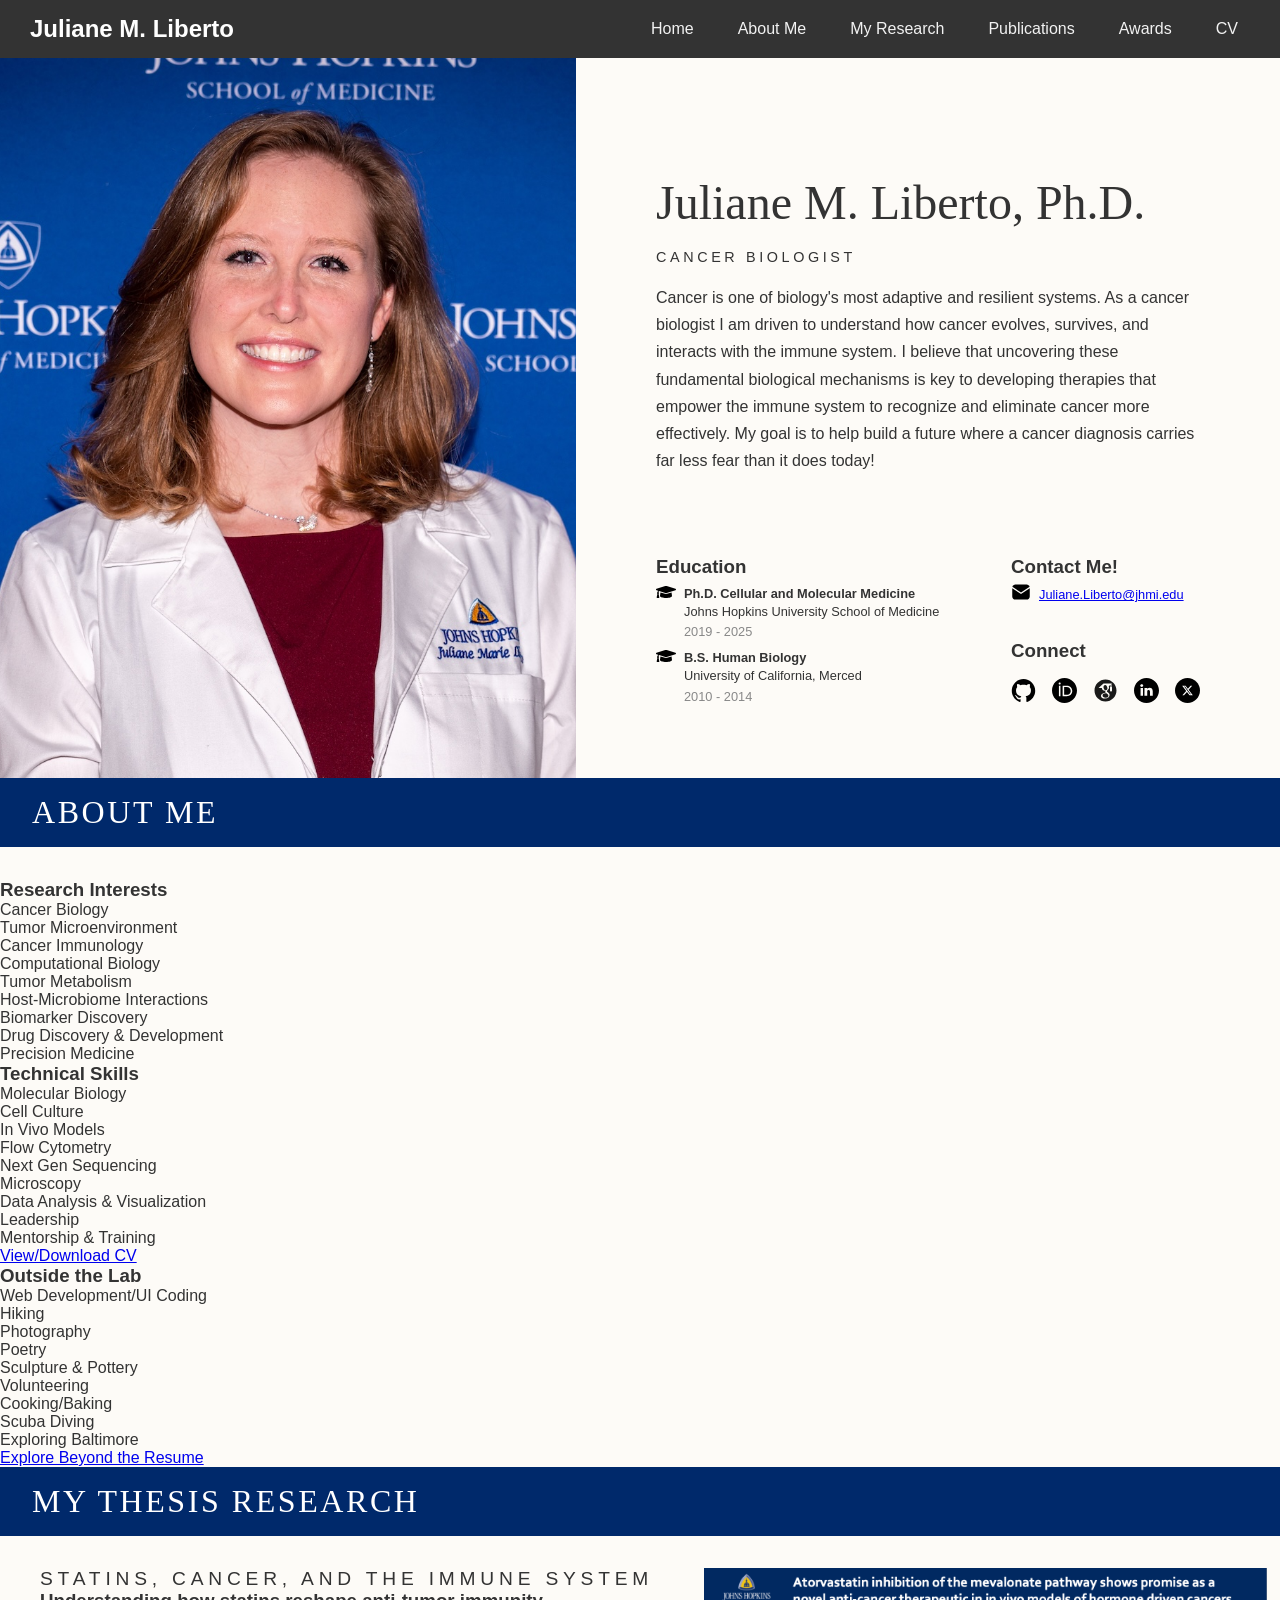
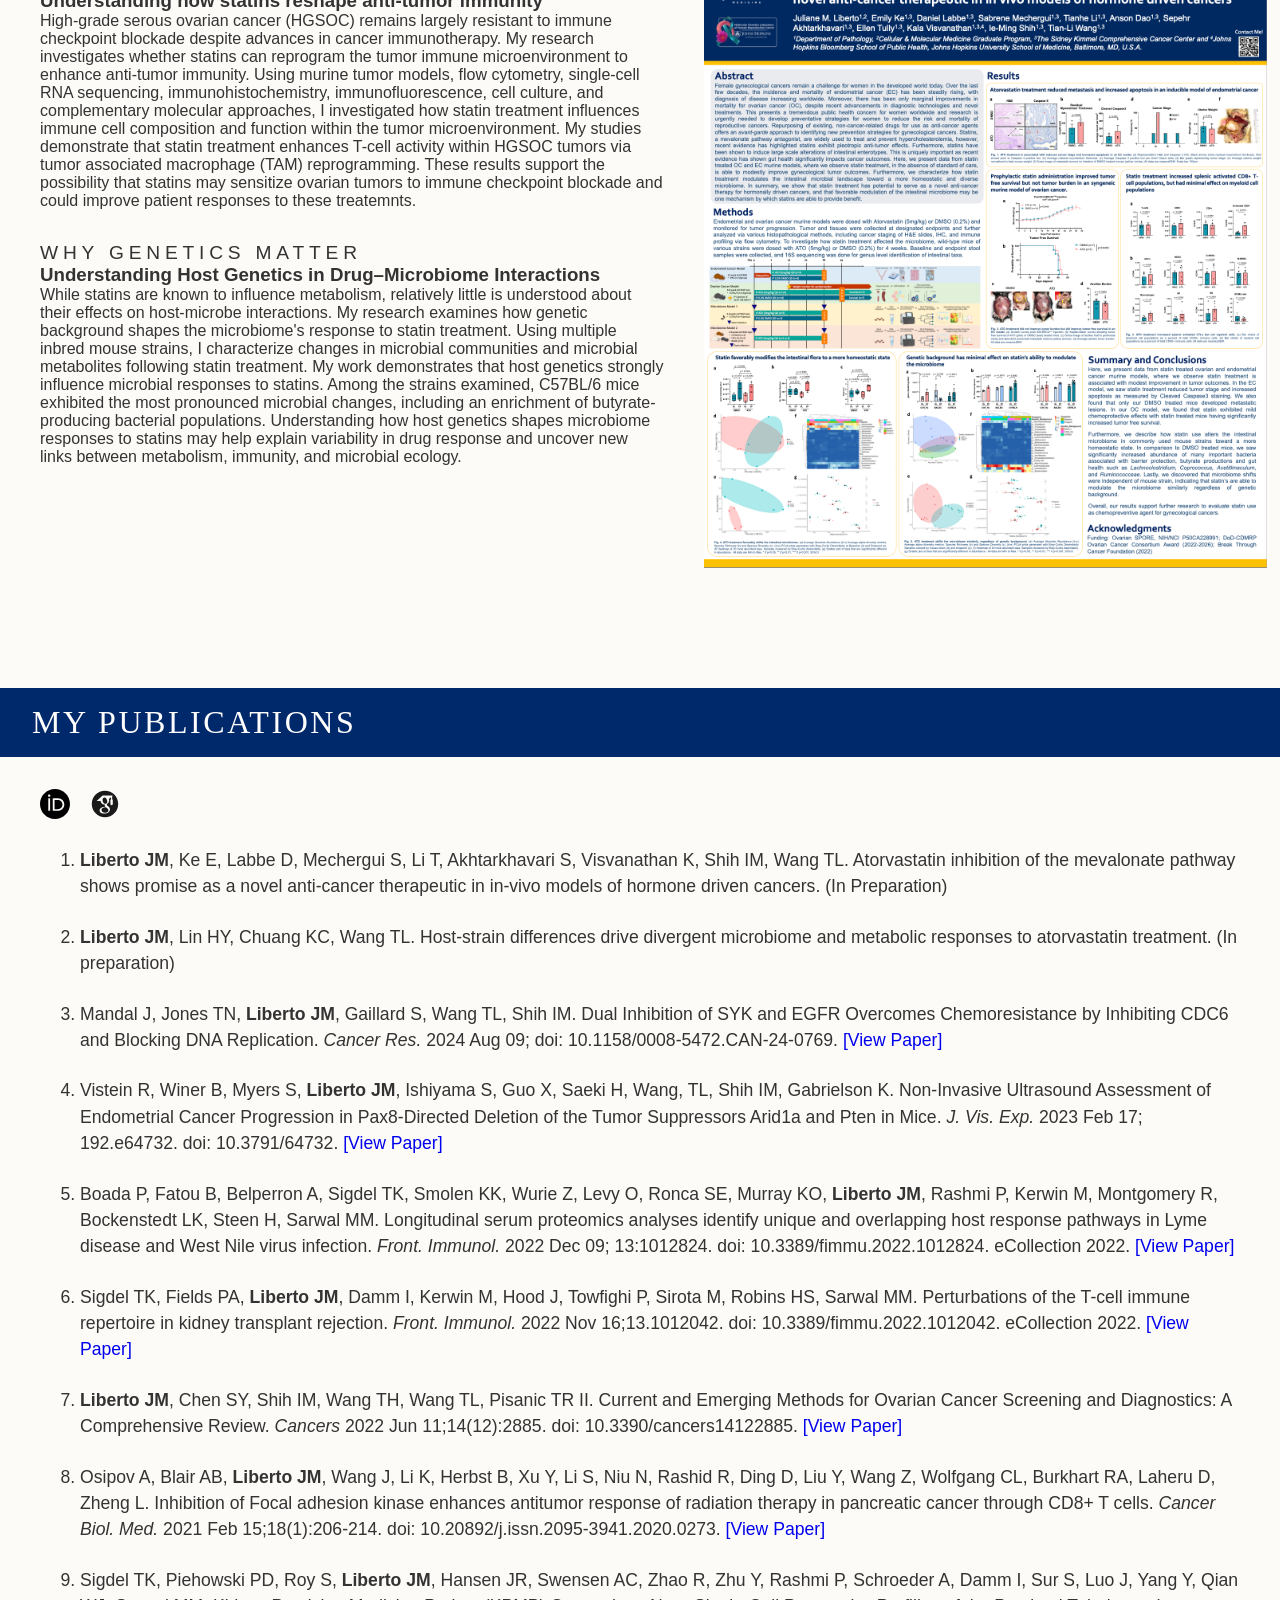
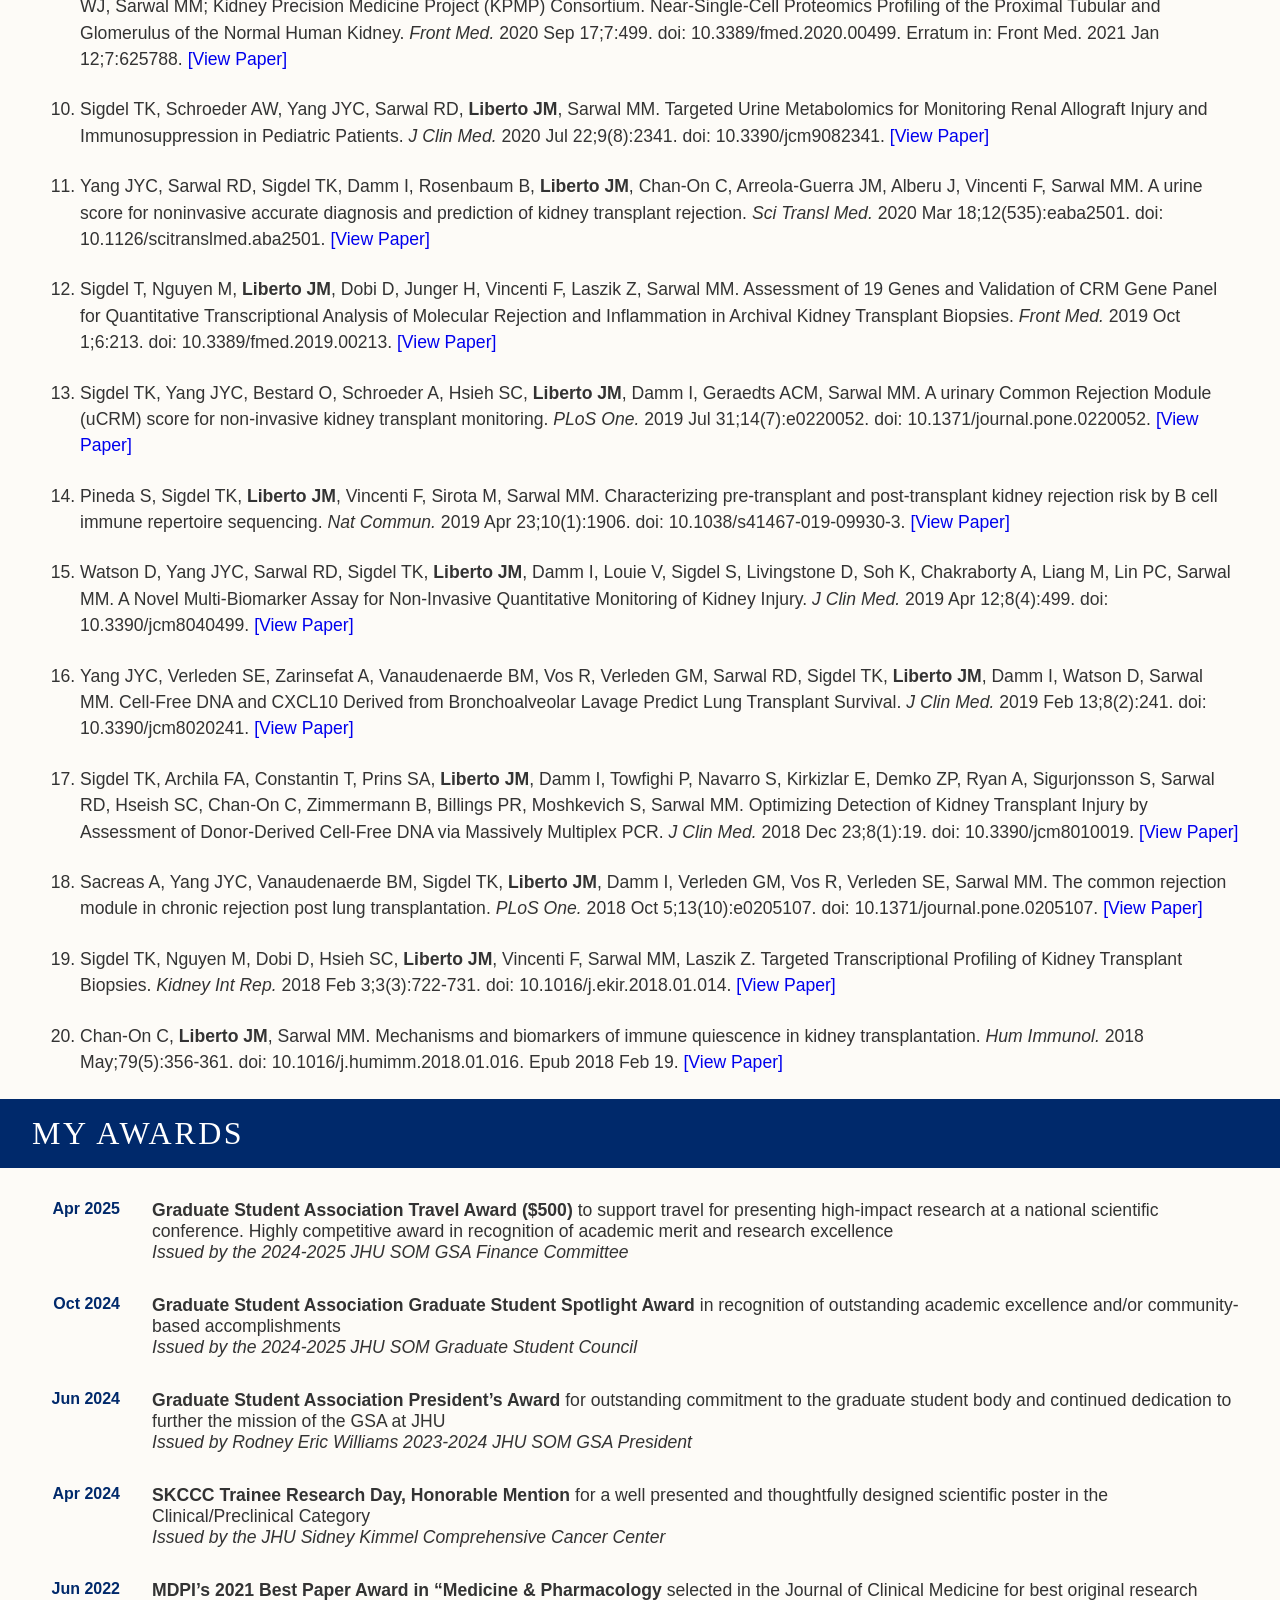
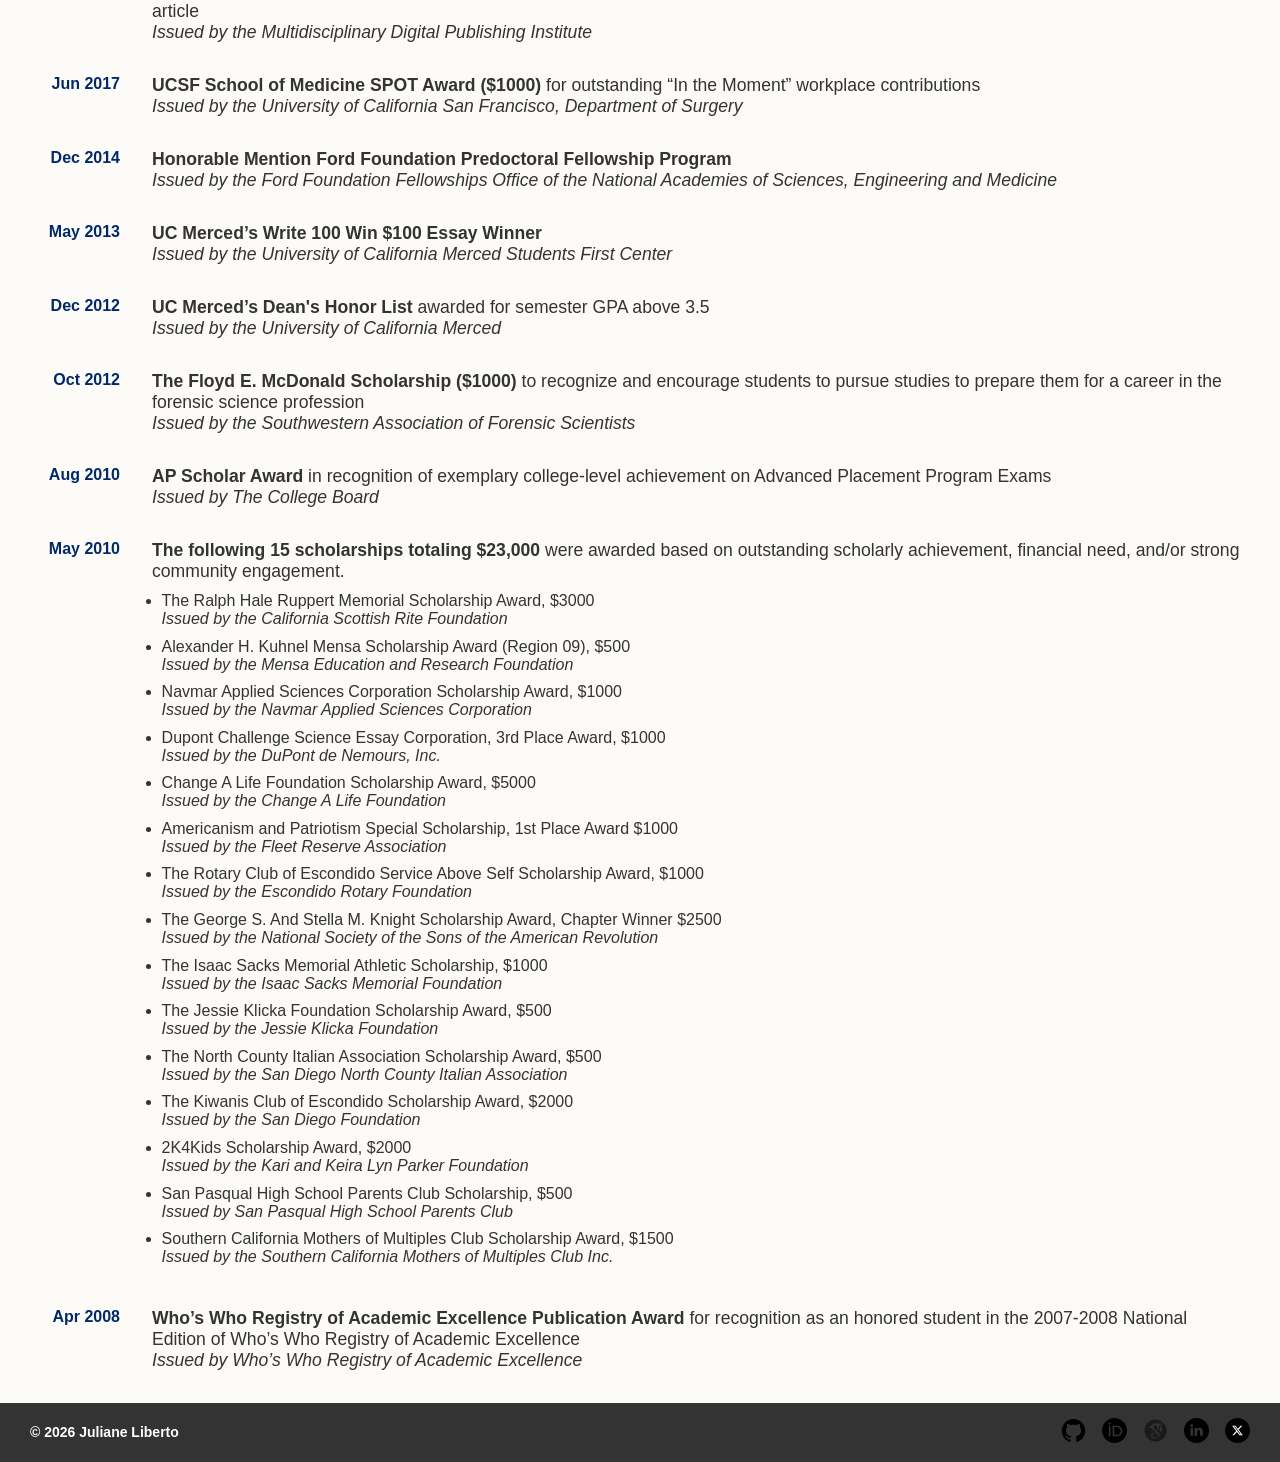
<file: indexbackup.html>
<!DOCTYPE html>

<html lang="en">

<head>
    <meta charset="UTF-8">
    <meta name="viewport" content="width=device-width, initial-scale=1.0">
    <title>Juliane M. Liberto | Home</title>
    <link rel="stylesheet" href="assets/css/style-home.css">
</head>
<body>
<!-- NAVIGATION -->
  <nav class = "navbar">
    <!-- Logo -->
    <div class="logo">
      Juliane M. Liberto
    </div>
    <!-- Links -->
    <ul class="nav-links">
      <li><a href="#home">Home</a></li>
      <li><a href="#about">About Me</a></li>
      <li><a href="#research">My Research</a></li>
      <li><a href="#publications">Publications</a></li>
      <li><a href="#awards">Awards</a></li>
      <li><a href="/cv" target="_blank" rel="noopener noreferrer">CV</a></li>
    </ul>
  </nav>
  
<!-- HERO -->
  <section id="home">
      <div class="hero">
          <div class = "hero-image">
              <img src = "assets/images/Headshot.jpg">
          </div>
          <div class = "hero-text">
              <h1>Juliane M. Liberto, Ph.D.</h1>
              <h2> Cancer Biologist</h2>
              <p>Cancer is one of biology's most adaptive and resilient systems. As a cancer biologist I am driven to understand how cancer evolves, survives, and interacts with the immune system. I believe that uncovering these fundamental biological mechanisms is key to developing therapies that empower the immune system to recognize and eliminate cancer more effectively. My goal is to help build a future where a cancer diagnosis carries far less fear than it does today!</p>
              <div class="hero-bottom">
                  <div class="education">
                      <h3>Education</h3>
                       <div class="education-item">
                          <img src="assets/images/icons/graduation-cap.svg">
                          <div class="education-info">
                              <h4>Ph.D. Cellular and Molecular Medicine</h4>
                              <p>Johns Hopkins University School of Medicine</p>
                              <span>2019 - 2025</span>
                          </div>
                      </div>
                      <div class="education-item">
                          <img src="assets/images/icons/graduation-cap.svg">
                          <div class="education-info">
                              <h4>B.S. Human Biology</h4>
                              <p>University of California, Merced</p>
                              <span>2010 - 2014</span>
                          </div>
                      </div>
                  </div>
                  <div class="contact">
                      <h3>Contact Me!</h3>
                      <div class="education-item">
                          <img src="assets/images/icons/email.svg">
                          <div class="education-info">
                              <p><a href= "mailto:juliane.liberto@jhmi.edu">Juliane.Liberto@jhmi.edu</a></p>
                          </div>
                      </div>
                      <h3>Connect</h3>
                      <div class="socials">
                          <a href="https://github.com/JulianeLiberto" target="_blank" rel="noopener noreferrer"><img src="assets/images/icons/github.svg"></a>
                          <a href="https://orcid.org/0000-0003-1927-5058" target="_blank" rel="noopener noreferrer"><img src="assets/images/icons/orcid.svg"></a>
                          <a href="https://scholar.google.com/citations?user=32h7SLsAAAAJ&hl=en" target="_blank" rel="noopener noreferrer"><img src="assets/images/icons/googlescholar.svg"></a>
                          <a href="https://www.linkedin.com/in/julianeliberto/" target="_blank" rel="noopener noreferrer"><img src="assets/images/icons/linkedin.svg"></a>
                          <a href="https://x.com/JulianeLiberto" target="_blank" rel="noopener noreferrer"><img src="assets/images/icons/x.svg"></a>                         
                      </div>
                  </div>
              </div>
          </div>
      </div>
  </section>

<!-- ABOUT ME -->
  <section id="about">
      <h2>About Me</h2>
      <div class="about-cards">
          <div class="about-card"> <!-- Research Interests -->
              <h3>Research Interests</h3>
              <ul>
                  <li>Cancer Biology</li>
                  <li>Tumor Microenvironment</li>
                  <li>Cancer Immunology</li>
                  <li>Computational Biology</li>
                  <li>Tumor Metabolism</li>
                  <li>Host-Microbiome Interactions</li>
                  <li>Biomarker Discovery</li>
                  <li>Drug Discovery & Development</li>
                  <li>Precision Medicine</li>
              </ul>
          </div>
          <div class="about-card"> <!-- Technical Skills -->
              <h3>Technical Skills</h3>
              <ul>
                  <li>Molecular Biology</li>
                  <li>Cell Culture</li>
                  <li>In Vivo Models</li>
                  <li>Flow Cytometry</li>
                  <li>Next Gen Sequencing</li>
                  <li>Microscopy</li>
                  <li>Data Analysis & Visualization</li>
                  <li>Leadership</li>
                  <li>Mentorship & Training</li>
              </ul>
              <p><a href="/cv" target="_blank" rel="noopener noreferrer">View/Download CV</a></p>
          </div>
          <div class="about-card"> <!-- Hobbies -->
              <h3>Outside the Lab</h3>
              <ul>
                  <li>Web Development/UI Coding</li>
                  <li>Hiking</li>
                  <li>Photography</li>
                  <li>Poetry</li>
                  <li>Sculpture & Pottery</li>
                  <li>Volunteering</li>
                  <li>Cooking/Baking</li>
                  <li>Scuba Diving</li>
                  <li>Exploring Baltimore</li>
              </ul>
              <p><a href="/art" target="_blank" rel="noopener noreferrer">Explore Beyond the Resume</a></p>
          </div>
      </div>
  </section>
<!-- MY RESAERCH -->
  <section id="research">
      <h2>My Thesis Research</h2>
      <div class="research">
            <div class="research-cards">
              <div class="research-card"> <!-- Project 1 -->
                  <h2>Statins, Cancer, and the Immune System</h2>
                  <h3>Understanding how statins reshape anti-tumor immunity</h3>
                  <p>
                      High-grade serous ovarian cancer (HGSOC) remains largely resistant to immune checkpoint blockade despite advances in cancer immunotherapy. My research investigates whether statins can reprogram the tumor immune microenvironment to enhance anti-tumor immunity.
                      Using murine tumor models, flow cytometry, single-cell RNA sequencing, immunohistochemistry, immunofluorescence, cell culture, and complementary molecular approaches, I investigated how statin treatment influences immune cell composition and function within the tumor microenvironment.
                      My studies demonstrate that statin treatment enhances T-cell activity within HGSOC tumors via tumor associated macrophage (TAM) reprogramming. 
                      These results support the possibility that statins may sensitize ovarian tumors to immune checkpoint blockade and could improve patient responses to these treatemnts.
                  </p>
              </div>
              <div class="research-card"> <!-- Project 2 -->
                  <h2>Why Genetics Matter</h2>
                  <h3>Understanding Host Genetics in Drug–Microbiome Interactions</h3>
                  <p>
                      While statins are known to influence metabolism, relatively little is understood about their effects on host-microbe interactions. My research examines how genetic background shapes the microbiome's response to statin treatment.
                      Using multiple inbred mouse strains, I characterize changes in microbial communities and microbial metabolites following statin treatment.
                      My work demonstrates that host genetics strongly influence microbial responses to statins. Among the strains examined, C57BL/6 mice exhibited the most pronounced microbial changes, including an enrichment of butyrate-producing bacterial populations.
                      Understanding how host genetics shapes microbiome responses to statins may help explain variability in drug response and uncover new links between metabolism, immunity, and microbial ecology.
                  </p>
              </div>
          </div>
          <div class="research-image">
              <a href="assets/documents/SKCCC Trainee Day Poster.pdf" target="_blank">
                    <img src="assets/documents/SKCCC Trainee Day Poster_img.png">
                </a>
          </div>         
      </div>      
  </section>
<!-- MY PUBLICATIONS -->
  <section id="publications">
      <h2>My Publications</h2>
      <ul class="publication-links">
                <li><a href="https://orcid.org/0000-0003-1927-5058"target="_blank" rel="noopener noreferrer"><img src="assets/images/icons/orcid.svg"></a></li>
                <li><a href="https://scholar.google.com/citations?user=32h7SLsAAAAJ&hl=en"target="_blank" rel="noopener noreferrer"><img src="assets/images/icons/googlescholar.svg"></a></li>
      </ul>
      <ol class="publication-list">
                <li><strong>Liberto JM</strong>, Ke E, Labbe D, Mechergui S, Li T, Akhtarkhavari S, Visvanathan K, Shih IM, Wang TL. Atorvastatin inhibition of the mevalonate pathway shows promise as a novel anti-cancer therapeutic in in-vivo models of hormone driven cancers. (In Preparation)</li>
                <li><strong>Liberto JM</strong>, Lin HY, Chuang KC, Wang TL. Host-strain differences drive divergent microbiome and metabolic responses to atorvastatin treatment. (In preparation) </li>
                <li>Mandal J, Jones TN, <strong>Liberto JM</strong>, Gaillard S, Wang TL, Shih IM. Dual Inhibition of SYK and EGFR Overcomes Chemoresistance by Inhibiting CDC6 and Blocking DNA Replication. <em>Cancer Res.</em> 2024 Aug 09; doi: 10.1158/0008-5472.CAN-24-0769. <a href="https://doi.org/10.1158/0008-5472.CAN-24-0769" target="_blank" rel="noopener noreferrer">[View Paper]</a></li>
                <li>Vistein R, Winer B, Myers S, <strong>Liberto JM</strong>, Ishiyama S, Guo X, Saeki H, Wang, TL, Shih IM, Gabrielson K. Non-Invasive Ultrasound Assessment of Endometrial Cancer Progression in Pax8-Directed Deletion of the Tumor Suppressors Arid1a and Pten in Mice. <em>J. Vis. Exp.</em> 2023 Feb 17; 192.e64732. doi: 10.3791/64732. <a href="https://doi.org/10.3791/64732" target="_blank" rel="noopener noreferrer">[View Paper]</a></li>
                <li>Boada P, Fatou B, Belperron A, Sigdel TK, Smolen KK, Wurie Z, Levy O, Ronca SE, Murray KO, <strong>Liberto JM</strong>, Rashmi P, Kerwin M, Montgomery R, Bockenstedt LK, Steen H, Sarwal MM. Longitudinal serum proteomics analyses identify unique and overlapping host response pathways in Lyme disease and West Nile virus infection. <em>Front. Immunol.</em> 2022 Dec 09; 13:1012824. doi: 10.3389/fimmu.2022.1012824. eCollection 2022. <a href="https://doi.org/110.3389/fimmu.2022.1012824" target="_blank" rel="noopener noreferrer">[View Paper]</a></li>
                <li>Sigdel TK, Fields PA, <strong>Liberto JM</strong>, Damm I, Kerwin M, Hood J, Towfighi P, Sirota M, Robins HS, Sarwal MM. Perturbations of the T-cell immune repertoire in kidney transplant rejection. <em>Front. Immunol.</em> 2022 Nov 16;13.1012042. doi: 10.3389/fimmu.2022.1012042. eCollection 2022. <a href="https://doi.org/10.3389/fimmu.2022.1012042" target="_blank" rel="noopener noreferrer">[View Paper]</a></li>
                <li><strong>Liberto JM</strong>, Chen SY, Shih IM, Wang TH, Wang TL, Pisanic TR II. Current and Emerging Methods for Ovarian Cancer Screening and Diagnostics: A Comprehensive Review. <em>Cancers</em> 2022 Jun 11;14(12):2885. doi: 10.3390/cancers14122885. <a href="https://doi.org/10.3390/cancers14122885" target="_blank" rel="noopener noreferrer">[View Paper]</a></li>
                <li>Osipov A, Blair AB, <strong>Liberto JM</strong>, Wang J, Li K, Herbst B, Xu Y, Li S, Niu N, Rashid R, Ding D, Liu Y, Wang Z, Wolfgang CL, Burkhart RA, Laheru D, Zheng L. Inhibition of Focal adhesion kinase enhances antitumor response of radiation therapy in pancreatic cancer through CD8+ T cells. <em>Cancer Biol. Med.</em> 2021 Feb 15;18(1):206-214. doi: 10.20892/j.issn.2095-3941.2020.0273. <a href="https://doi.org/10.20892/j.issn.2095-3941.2020.0273" target="_blank" rel="noopener noreferrer">[View Paper]</a></li>
                <li>Sigdel TK, Piehowski PD, Roy S, <strong>Liberto JM</strong>, Hansen JR, Swensen AC, Zhao R, Zhu Y, Rashmi P, Schroeder A, Damm I, Sur S, Luo J, Yang Y, Qian WJ, Sarwal MM; Kidney Precision Medicine Project (KPMP) Consortium. Near-Single-Cell Proteomics Profiling of the Proximal Tubular and Glomerulus of the Normal Human Kidney. <em>Front Med.</em> 2020 Sep 17;7:499. doi: 10.3389/fmed.2020.00499. Erratum in: Front Med. 2021 Jan 12;7:625788. <a href="https://doi.org/110.3389/fmed.2020.00499" target="_blank" rel="noopener noreferrer">[View Paper]</a></li>
                <li>Sigdel TK, Schroeder AW, Yang JYC, Sarwal RD, <strong>Liberto JM</strong>, Sarwal MM. Targeted Urine Metabolomics for Monitoring Renal Allograft Injury and Immunosuppression in Pediatric Patients. <em>J Clin Med.</em> 2020 Jul 22;9(8):2341. doi: 10.3390/jcm9082341. <a href="https://doi.org/10.3390/jcm9082341" target="_blank" rel="noopener noreferrer">[View Paper]</a> </li>
                <li>Yang JYC, Sarwal RD, Sigdel TK, Damm I, Rosenbaum B, <strong>Liberto JM</strong>, Chan-On C, Arreola-Guerra JM, Alberu J, Vincenti F, Sarwal MM. A urine score for noninvasive accurate diagnosis and prediction of kidney transplant rejection. <em>Sci Transl Med.</em> 2020 Mar 18;12(535):eaba2501. doi: 10.1126/scitranslmed.aba2501. <a href="https://doi.org/10.1126/scitranslmed.aba2501" target="_blank" rel="noopener noreferrer">[View Paper]</a></li>
                <li>Sigdel T, Nguyen M, <strong>Liberto JM</strong>, Dobi D, Junger H, Vincenti F, Laszik Z, Sarwal MM. Assessment of 19 Genes and Validation of CRM Gene Panel for Quantitative Transcriptional Analysis of Molecular Rejection and Inflammation in Archival Kidney Transplant Biopsies. <em>Front Med.</em> 2019 Oct 1;6:213. doi: 10.3389/fmed.2019.00213. <a href="https://doi.org/10.3389/fmed.2019.00213" target="_blank" rel="noopener noreferrer">[View Paper]</a></li>
                <li>Sigdel TK, Yang JYC, Bestard O, Schroeder A, Hsieh SC, <strong>Liberto JM</strong>, Damm I, Geraedts ACM, Sarwal MM. A urinary Common Rejection Module (uCRM) score for non-invasive kidney transplant monitoring. <em>PLoS One.</em> 2019 Jul 31;14(7):e0220052. doi: 10.1371/journal.pone.0220052. <a href="https://doi.org/10.1371/journal.pone.0220052" target="_blank" rel="noopener noreferrer">[View Paper]</a></li>
                <li>Pineda S, Sigdel TK, <strong>Liberto JM</strong>, Vincenti F, Sirota M, Sarwal MM. Characterizing pre-transplant and post-transplant kidney rejection risk by B cell immune repertoire sequencing. <em>Nat Commun.</em> 2019 Apr 23;10(1):1906. doi: 10.1038/s41467-019-09930-3. <a href="https://doi.org/10.1038/s41467-019-09930-3" target="_blank" rel="noopener noreferrer">[View Paper]</a></li>
                <li>Watson D, Yang JYC, Sarwal RD, Sigdel TK, <strong>Liberto JM</strong>, Damm I, Louie V, Sigdel S, Livingstone D, Soh K, Chakraborty A, Liang M, Lin PC, Sarwal MM. A Novel Multi-Biomarker Assay for Non-Invasive Quantitative Monitoring of Kidney Injury. <em>J Clin Med.</em> 2019 Apr 12;8(4):499. doi: 10.3390/jcm8040499. <a href="https://doi.org/10.3390/jcm8040499" target="_blank" rel="noopener noreferrer">[View Paper]</a></li>
                <li>Yang JYC, Verleden SE, Zarinsefat A, Vanaudenaerde BM, Vos R, Verleden GM, Sarwal RD, Sigdel TK, <strong>Liberto JM</strong>, Damm I, Watson D, Sarwal MM. Cell-Free DNA and CXCL10 Derived from Bronchoalveolar Lavage Predict Lung Transplant Survival. <em>J Clin Med.</em> 2019 Feb 13;8(2):241. doi: 10.3390/jcm8020241. <a href="https://doi.org/10.3390/jcm8020241" target="_blank" rel="noopener noreferrer">[View Paper]</a></li>
                <li>Sigdel TK, Archila FA, Constantin T, Prins SA, <strong>Liberto JM</strong>, Damm I, Towfighi P, Navarro S, Kirkizlar E, Demko ZP, Ryan A, Sigurjonsson S, Sarwal RD, Hseish SC, Chan-On C, Zimmermann B, Billings PR, Moshkevich S, Sarwal MM. Optimizing Detection of Kidney Transplant Injury by Assessment of Donor-Derived Cell-Free DNA via Massively Multiplex PCR. <em>J Clin Med.</em> 2018 Dec 23;8(1):19. doi: 10.3390/jcm8010019. <a href="https://doi.org/10.3390/jcm8010019" target="_blank" rel="noopener noreferrer">[View Paper]</a></li>
                <li>Sacreas A, Yang JYC, Vanaudenaerde BM, Sigdel TK, <strong>Liberto JM</strong>, Damm I, Verleden GM, Vos R, Verleden SE, Sarwal MM. The common rejection module in chronic rejection post lung transplantation. <em>PLoS One.</em> 2018 Oct 5;13(10):e0205107. doi: 10.1371/journal.pone.0205107. <a href="https://doi.org/10.1371/journal.pone.0205107" target="_blank" rel="noopener noreferrer">[View Paper]</a></li>
                <li>Sigdel TK, Nguyen M, Dobi D, Hsieh SC, <strong>Liberto JM</strong>, Vincenti F, Sarwal MM, Laszik Z. Targeted Transcriptional Profiling of Kidney Transplant Biopsies. <em>Kidney Int Rep.</em> 2018 Feb 3;3(3):722-731. doi: 10.1016/j.ekir.2018.01.014. <a href="https://doi.org/10.1016/j.ekir.2018.01.014" target="_blank" rel="noopener noreferrer">[View Paper]</a></li>
                <li>Chan-On C, <strong>Liberto JM</strong>, Sarwal MM. Mechanisms and biomarkers of immune quiescence in kidney transplantation. <em>Hum Immunol.</em> 2018 May;79(5):356-361. doi: 10.1016/j.humimm.2018.01.016. Epub 2018 Feb 19. <a href="https://doi.org/10.1016/j.humimm.2018.01.016" target="_blank" rel="noopener noreferrer">[View Paper]</a></li>
        </ol>
      
  </section>
<!-- MY AWARDS -->
  <section id="awards">
      <h2>My Awards</h2>
      <div class="award">
          <div class="award-date">Apr 2025</div>
          <div class="award-info">
              <strong>Graduate Student Association Travel Award ($500)</strong> to support travel for presenting high-impact research at a national scientific conference. Highly competitive award in recognition of academic merit and research excellence<br>
              <em>Issued by the 2024-2025 JHU SOM GSA Finance Committee</em>
          </div>
      </div>
      <div class="award">
          <div class="award-date">Oct 2024</div>
          <div class="award-info">
              <strong>Graduate Student Association Graduate Student Spotlight Award</strong> in recognition of outstanding academic excellence and/or community-based accomplishments<br>
              <em>Issued by the 2024-2025 JHU SOM Graduate Student Council </em>
          </div>
      </div>
      <div class="award">
          <div class="award-date">Jun 2024</div>
          <div class="award-info">
              <strong>Graduate Student Association President’s Award</strong> for outstanding commitment to the graduate student body and continued dedication to further the mission of the GSA at JHU<br>
              <em>Issued by Rodney Eric Williams 2023-2024 JHU SOM GSA President</em>
          </div>
      </div>
      <div class="award">
          <div class="award-date">Apr 2024</div>
          <div class="award-info">
              <strong>SKCCC Trainee Research Day, Honorable Mention</strong> for a well presented and thoughtfully designed scientific poster in the Clinical/Preclinical Category<br>
              <em>Issued by the JHU Sidney Kimmel Comprehensive Cancer Center</em>
          </div>
      </div>
      <div class="award">
          <div class="award-date">Jun 2022</div>
          <div class="award-info">
              <strong>MDPI’s 2021 Best Paper Award in “Medicine & Pharmacology</strong> selected in the Journal of Clinical Medicine for best original research article<br>
              <em>Issued by the Multidisciplinary Digital Publishing Institute</em>
          </div>
      </div>
      <div class="award">
          <div class="award-date">Jun 2017</div>
          <div class="award-info">
              <strong>UCSF School of Medicine SPOT Award ($1000)</strong> for outstanding “In the Moment” workplace contributions<br>
              <em>Issued by the University of California San Francisco, Department of Surgery</em>
          </div>
      </div>
      <div class="award">
          <div class="award-date">Dec 2014</div>
          <div class="award-info">
             <strong>Honorable Mention Ford Foundation Predoctoral Fellowship Program</strong><br>
              <em>Issued by the Ford Foundation Fellowships Office of the National Academies of Sciences, Engineering and Medicine</em> 
          </div>
      </div>
      <div class="award">
          <div class="award-date">May 2013</div>
          <div class="award-info">
              <strong>UC Merced’s Write 100 Win $100 Essay Winner</strong><br>
              <em>Issued by the University of California Merced Students First Center</em>
          </div>
      </div>
      <div class="award">
          <div class="award-date">Dec 2012</div>
          <div class="award-info">
              <strong>UC Merced’s Dean's Honor List</strong> awarded for semester GPA above 3.5<br>
              <em>Issued by the University of California Merced</em>
          </div>
      </div>
      <div class="award">
          <div class="award-date">Oct 2012</div>
          <div class="award-info">
              <strong>The Floyd E. McDonald Scholarship ($1000)</strong> to recognize and encourage students to pursue studies to prepare them for a career in the forensic science profession<br>
              <em>Issued by the Southwestern Association of Forensic Scientists</em>
          </div>
      </div>
      <div class="award">
          <div class="award-date">Aug 2010</div>
          <div class="award-info">
              <strong>AP Scholar Award</strong> in recognition of exemplary college-level achievement on Advanced Placement Program Exams<br>
              <em>Issued by The College Board</em>
          </div>
      </div>
      <div class="award">
          <div class="award-date">May 2010</div>
          <div class="award-info">
             <strong>The following 15 scholarships totaling $23,000</strong> were awarded based on outstanding scholarly achievement, financial need, and/or strong community engagement.
                    <ul>
                        <li>The Ralph Hale Ruppert Memorial Scholarship Award, $3000<br>
                            <em>Issued by the California Scottish Rite Foundation</em>
                        </li>
                        <li>Alexander H. Kuhnel Mensa Scholarship Award (Region 09), $500<br>
                            <em>Issued by the Mensa Education and Research Foundation</em>
                        </li>
                        <li>Navmar Applied Sciences Corporation Scholarship Award, $1000<br>
                            <em>Issued by the Navmar Applied Sciences Corporation</em>
                        </li>
                        <li>Dupont Challenge Science Essay Corporation, 3rd Place Award, $1000<br>
                            <em>Issued by the DuPont de Nemours, Inc.</em>
                        </li>
                        <li>Change A Life Foundation Scholarship Award, $5000<br>
                            <em>Issued by the Change A Life Foundation</em>
                        </li>
                        <li>Americanism and Patriotism Special Scholarship, 1st Place Award $1000<br>
                            <em>Issued by the Fleet Reserve Association</em>
                        </li>
                        <li>The Rotary Club of Escondido Service Above Self Scholarship Award, $1000<br>
                            <em>Issued by the Escondido Rotary Foundation</em>
                        </li>
                        <li>The George S. And Stella M. Knight Scholarship Award, Chapter Winner $2500<br>
                            <em>Issued by the National Society of the Sons of the American Revolution</em>
                        </li>
                        <li>The Isaac Sacks Memorial Athletic Scholarship, $1000<br>
                            <em>Issued by the Isaac Sacks Memorial Foundation</em>
                        </li>
                        <li>The Jessie Klicka Foundation Scholarship Award, $500<br>
                            <em>Issued by the Jessie Klicka Foundation</em>
                        </li>
                        <li>The North County Italian Association Scholarship Award, $500<br>
                            <em>Issued by the San Diego North County Italian Association</em>
                        </li>
                        <li>The Kiwanis Club of Escondido Scholarship Award, $2000<br>
                            <em>Issued by the San Diego Foundation</em>
                        </li>
                        <li>2K4Kids Scholarship Award, $2000<br>
                            <em>Issued by the Kari and Keira Lyn Parker Foundation</em>
                        </li>
                        <li>San Pasqual High School Parents Club Scholarship, $500<br>
                            <em>Issued by San Pasqual High School Parents Club</em>
                        </li>
                        <li>Southern California Mothers of Multiples Club Scholarship Award, $1500<br>
                            <em>Issued by the Southern California Mothers of Multiples Club Inc.</em>
                        </li>
                    </ul> 
          </div>
      </div>
      <div class="award">
          <div class="award-date">Apr 2008</div>
          <div class="award-info">
              <strong>Who’s Who Registry of Academic Excellence Publication Award </strong> for recognition as an honored student in the 2007-2008 National Edition of Who’s Who Registry of Academic Excellence<br>
              <em>Issued by Who’s Who Registry of Academic Excellence</em>
          </div>
      </div>
  </section>
<!-- FOOTER -->
    <footer class="footbar">
        <div class="foot-logo">
            © 2026 Juliane Liberto 
        </div>
        <div class="foot-links">
            <a href="https://github.com/JulianeLiberto" target="_blank" rel="noopener noreferrer"><img src="assets/images/icons/github.svg"></a>
            <a href="https://orcid.org/0000-0003-1927-5058" target="_blank" rel="noopener noreferrer"><img src="assets/images/icons/orcid.svg"></a>
            <a href="https://scholar.google.com/citations?user=32h7SLsAAAAJ&hl=en" target="_blank" rel="noopener noreferrer"><img src="assets/images/icons/googlescholar.svg"></a>
            <a href="https://www.linkedin.com/in/julianeliberto/" target="_blank" rel="noopener noreferrer"><img src="assets/images/icons/linkedin.svg"></a>
            <a href="https://x.com/JulianeLiberto" target="_blank" rel="noopener noreferrer"><img src="assets/images/icons/x.svg"></a>
        </div>
    </footer>
</body>
</file>
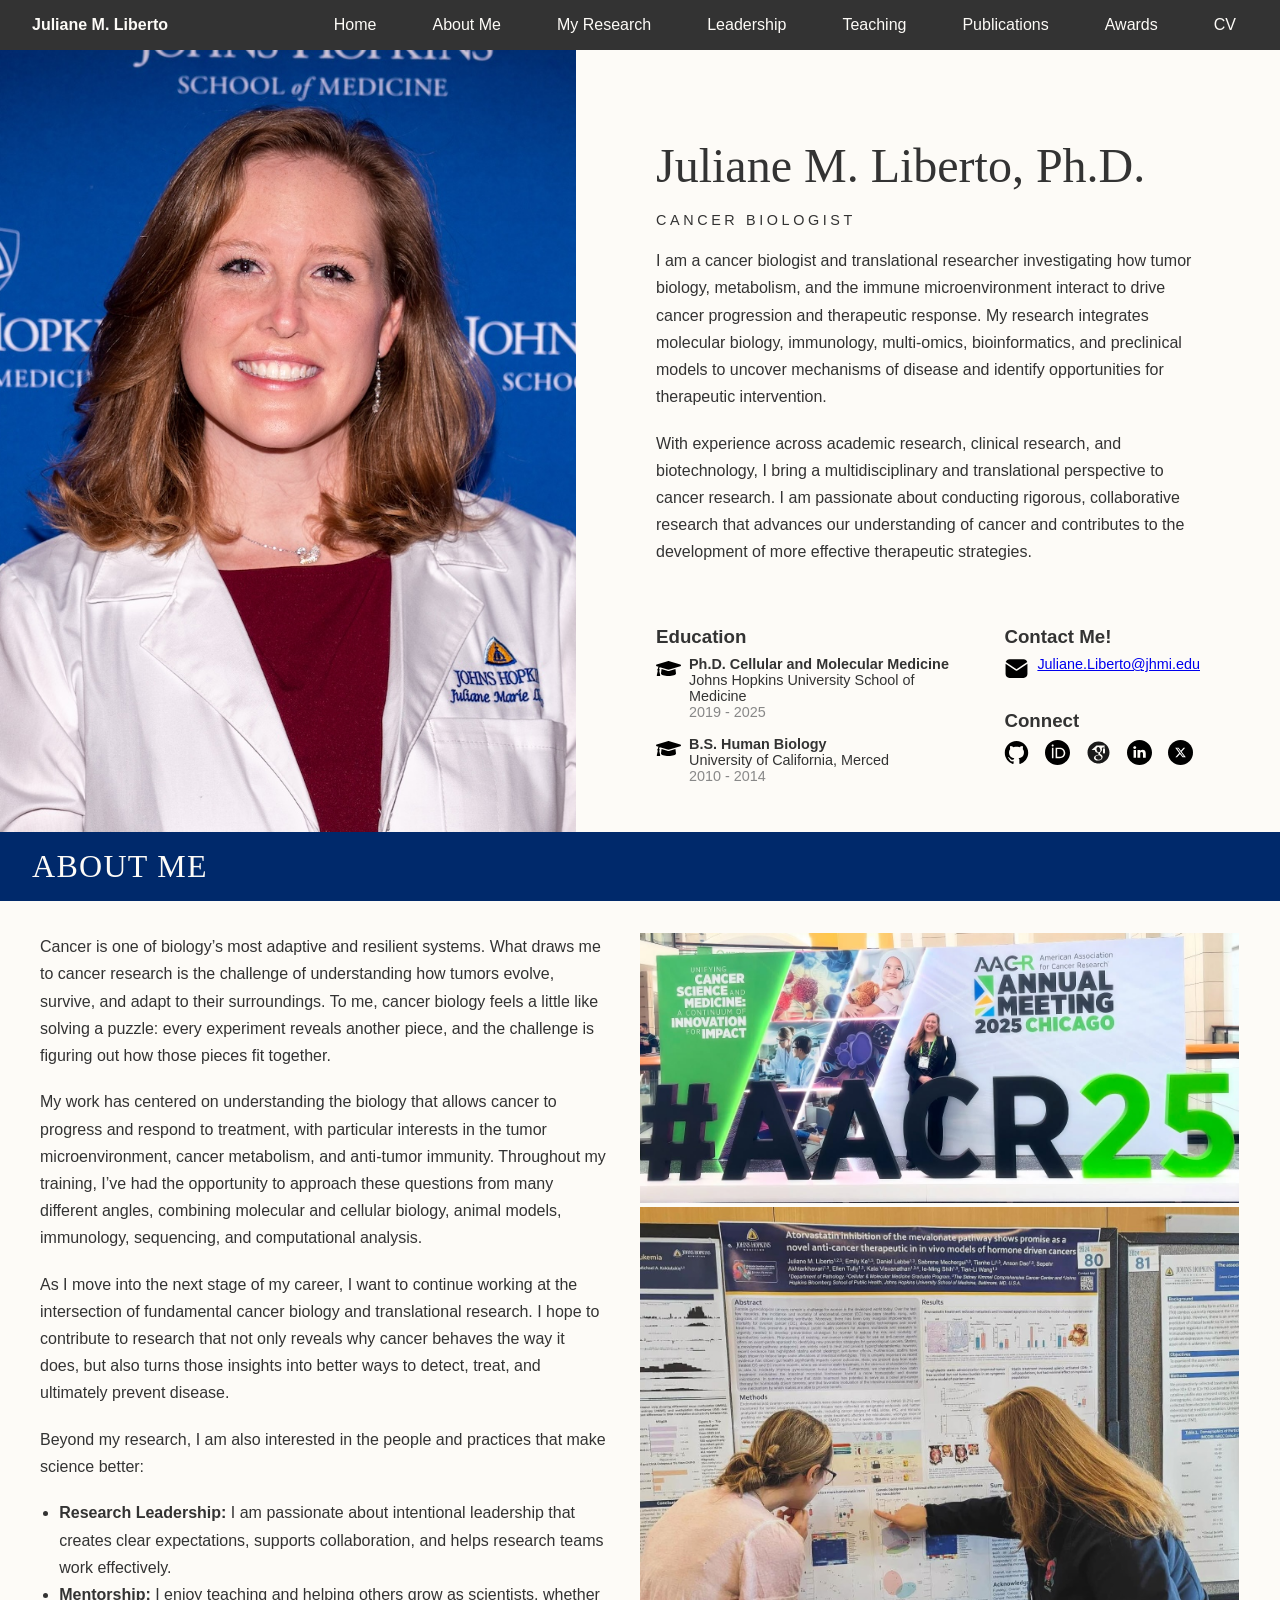
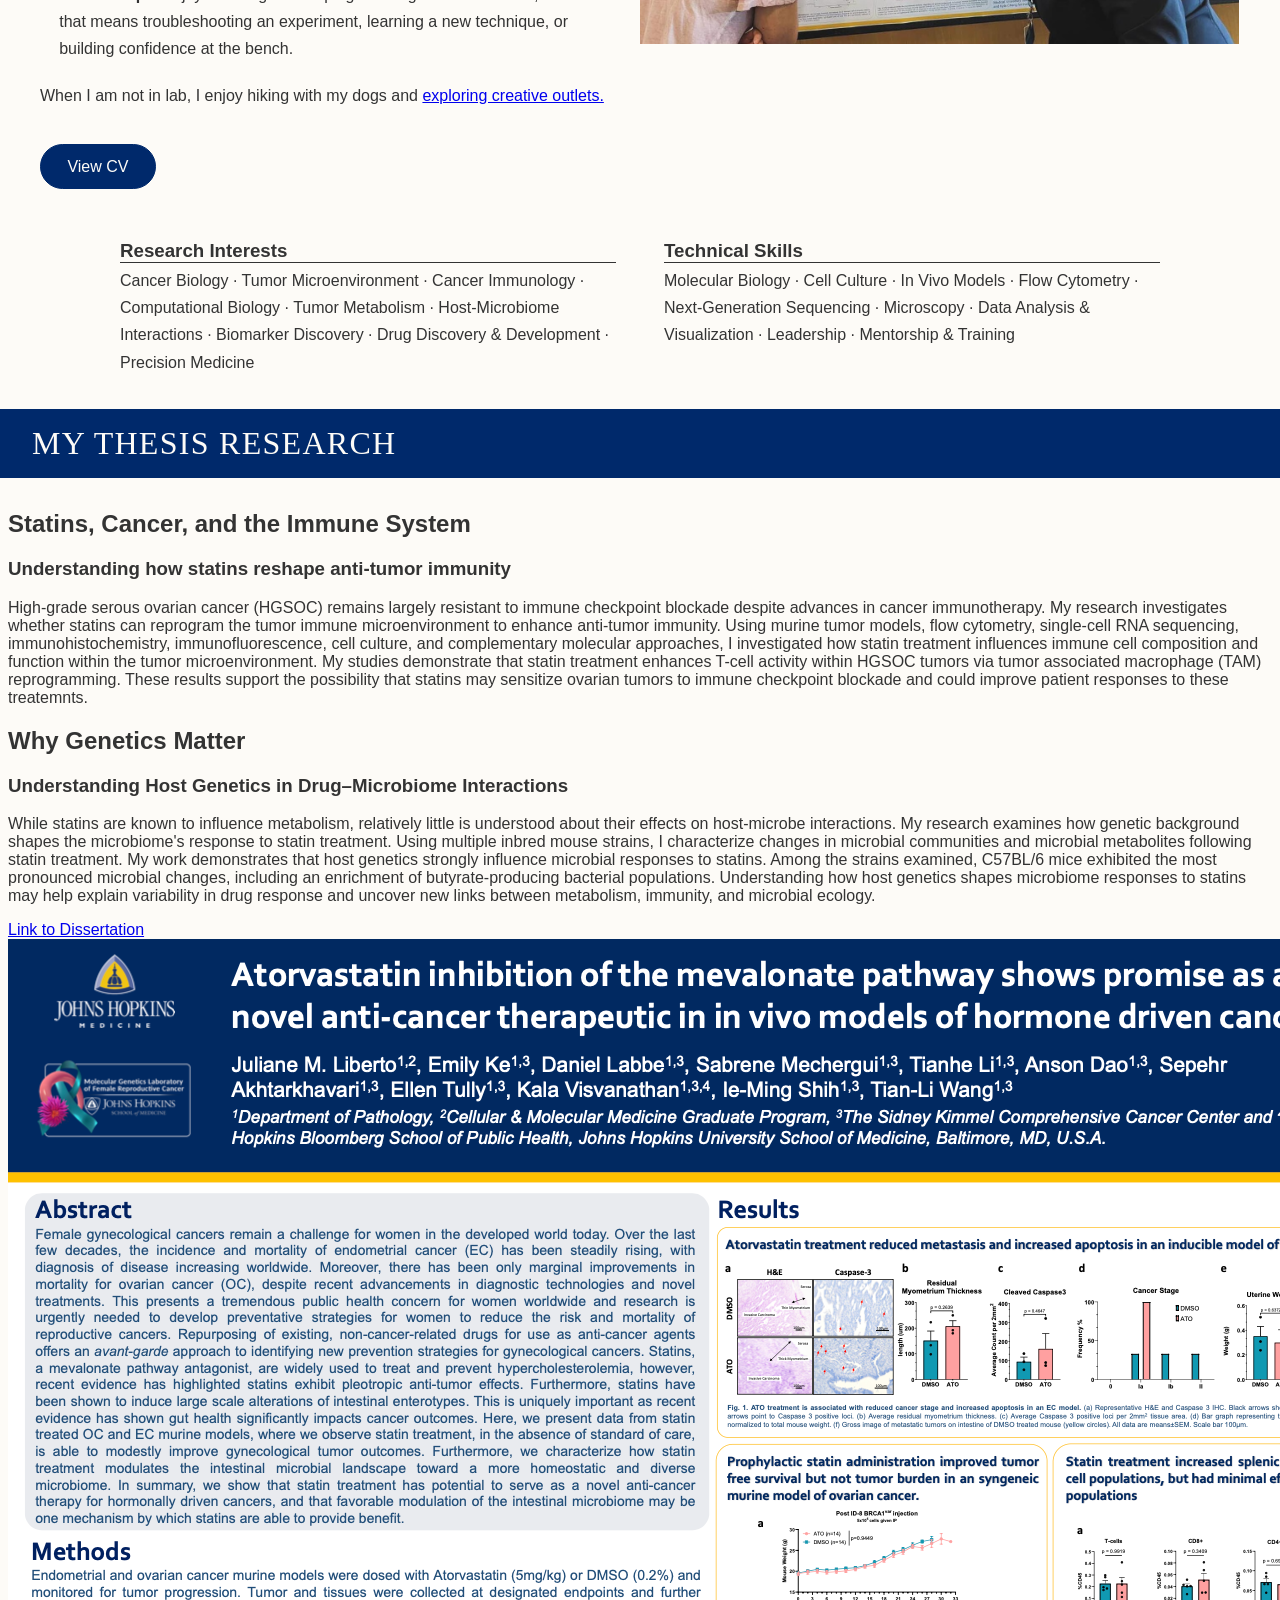
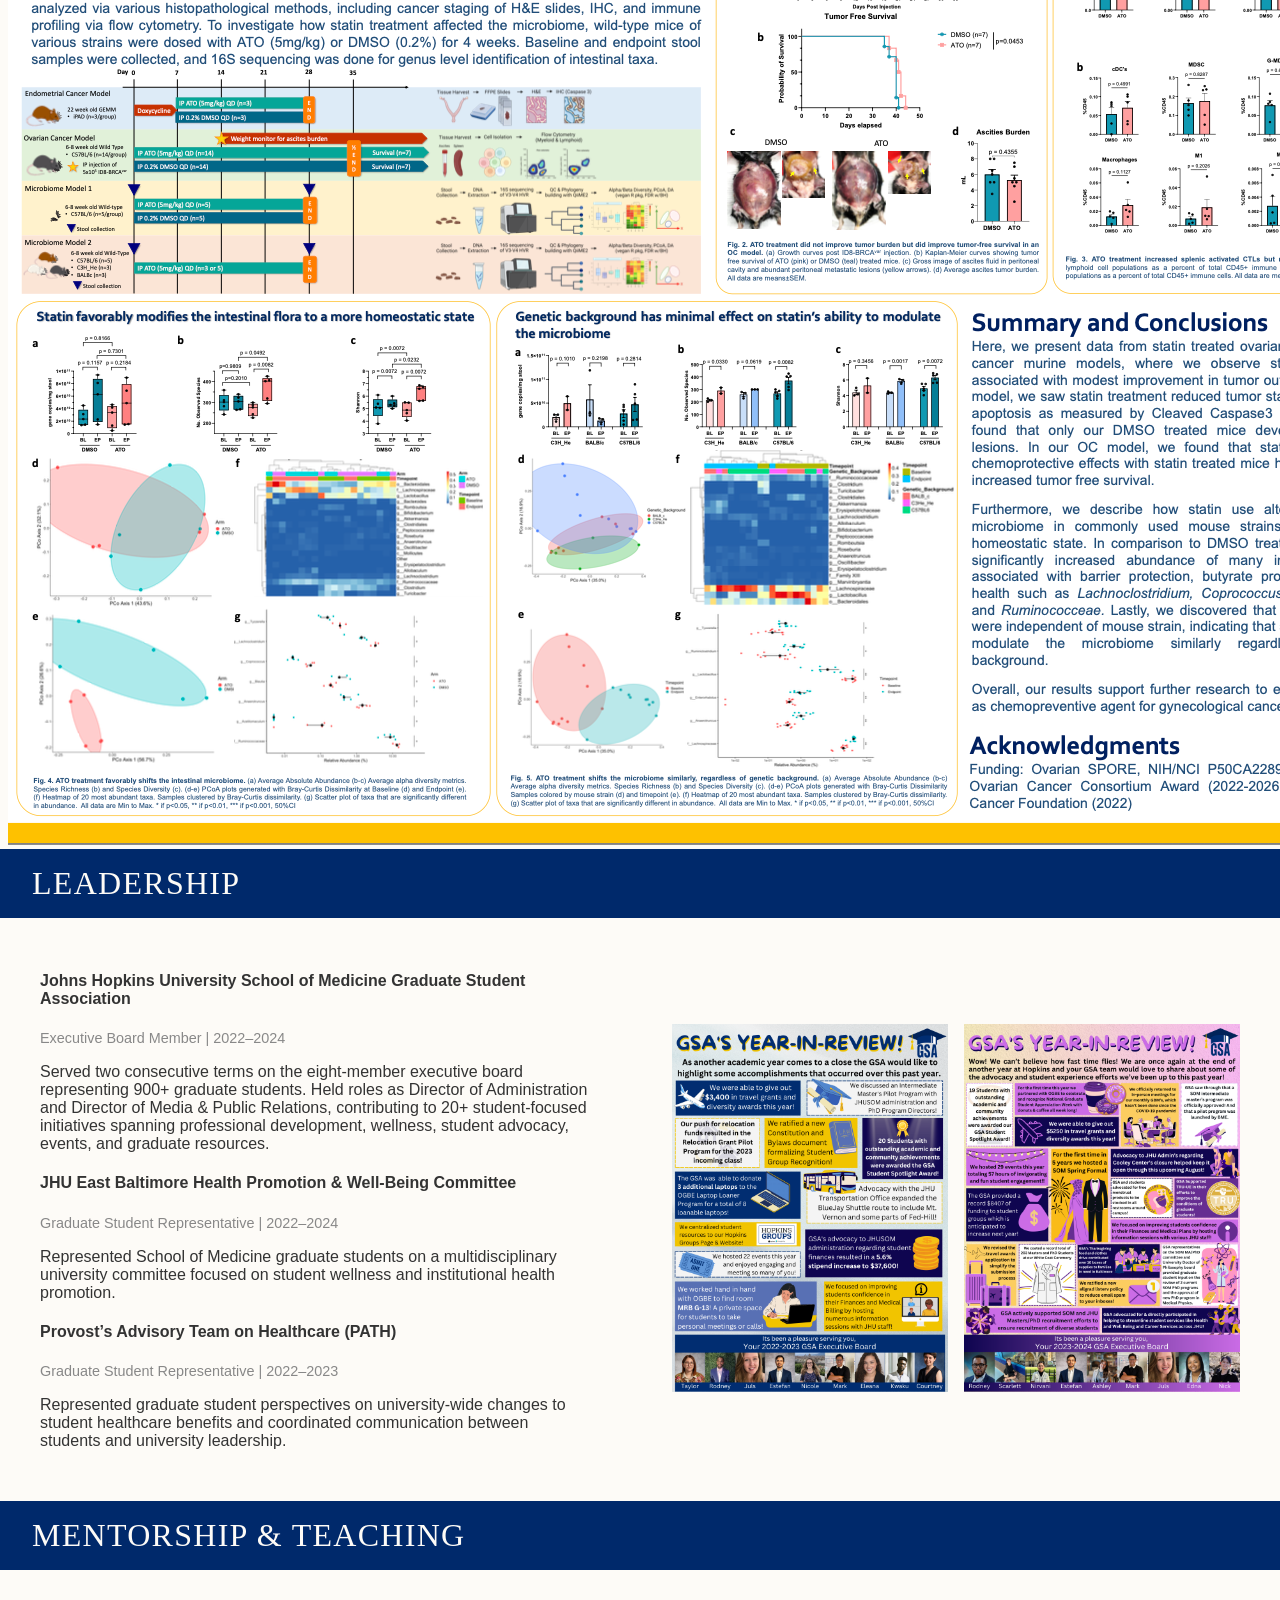
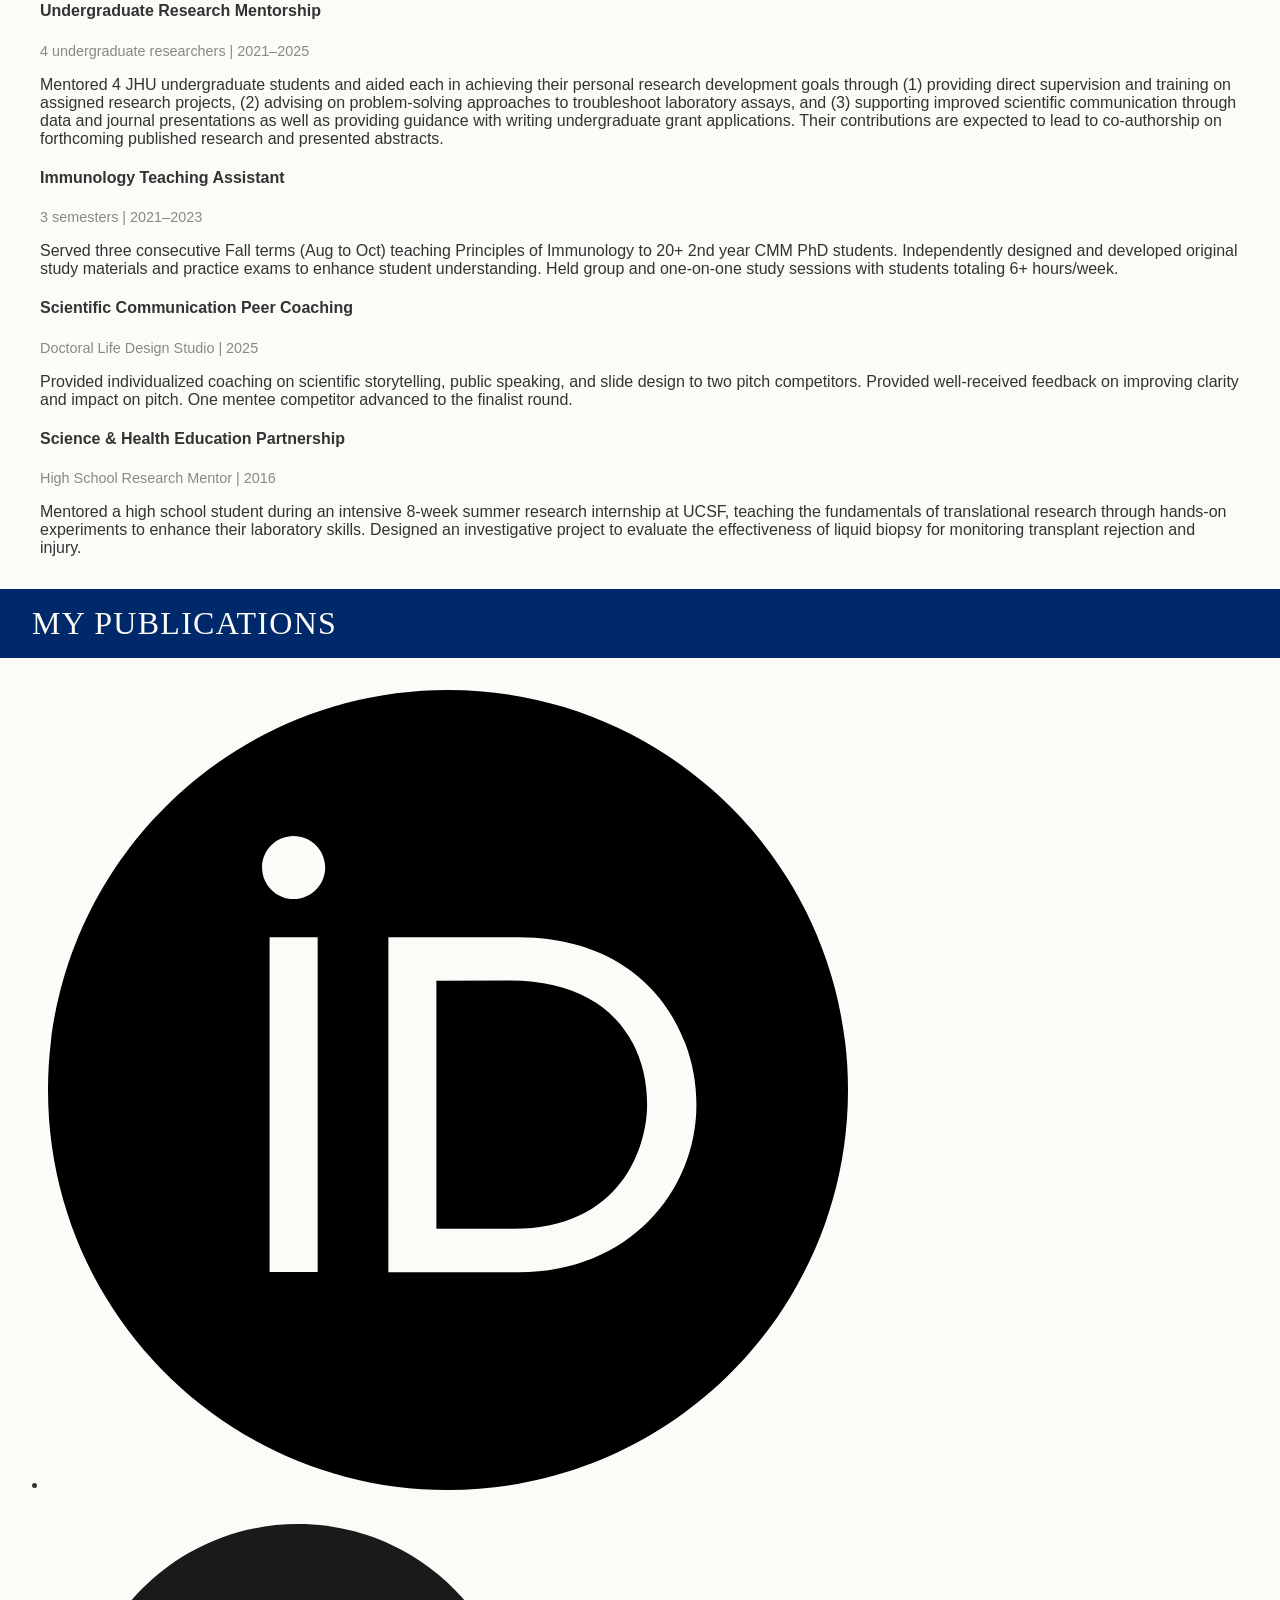
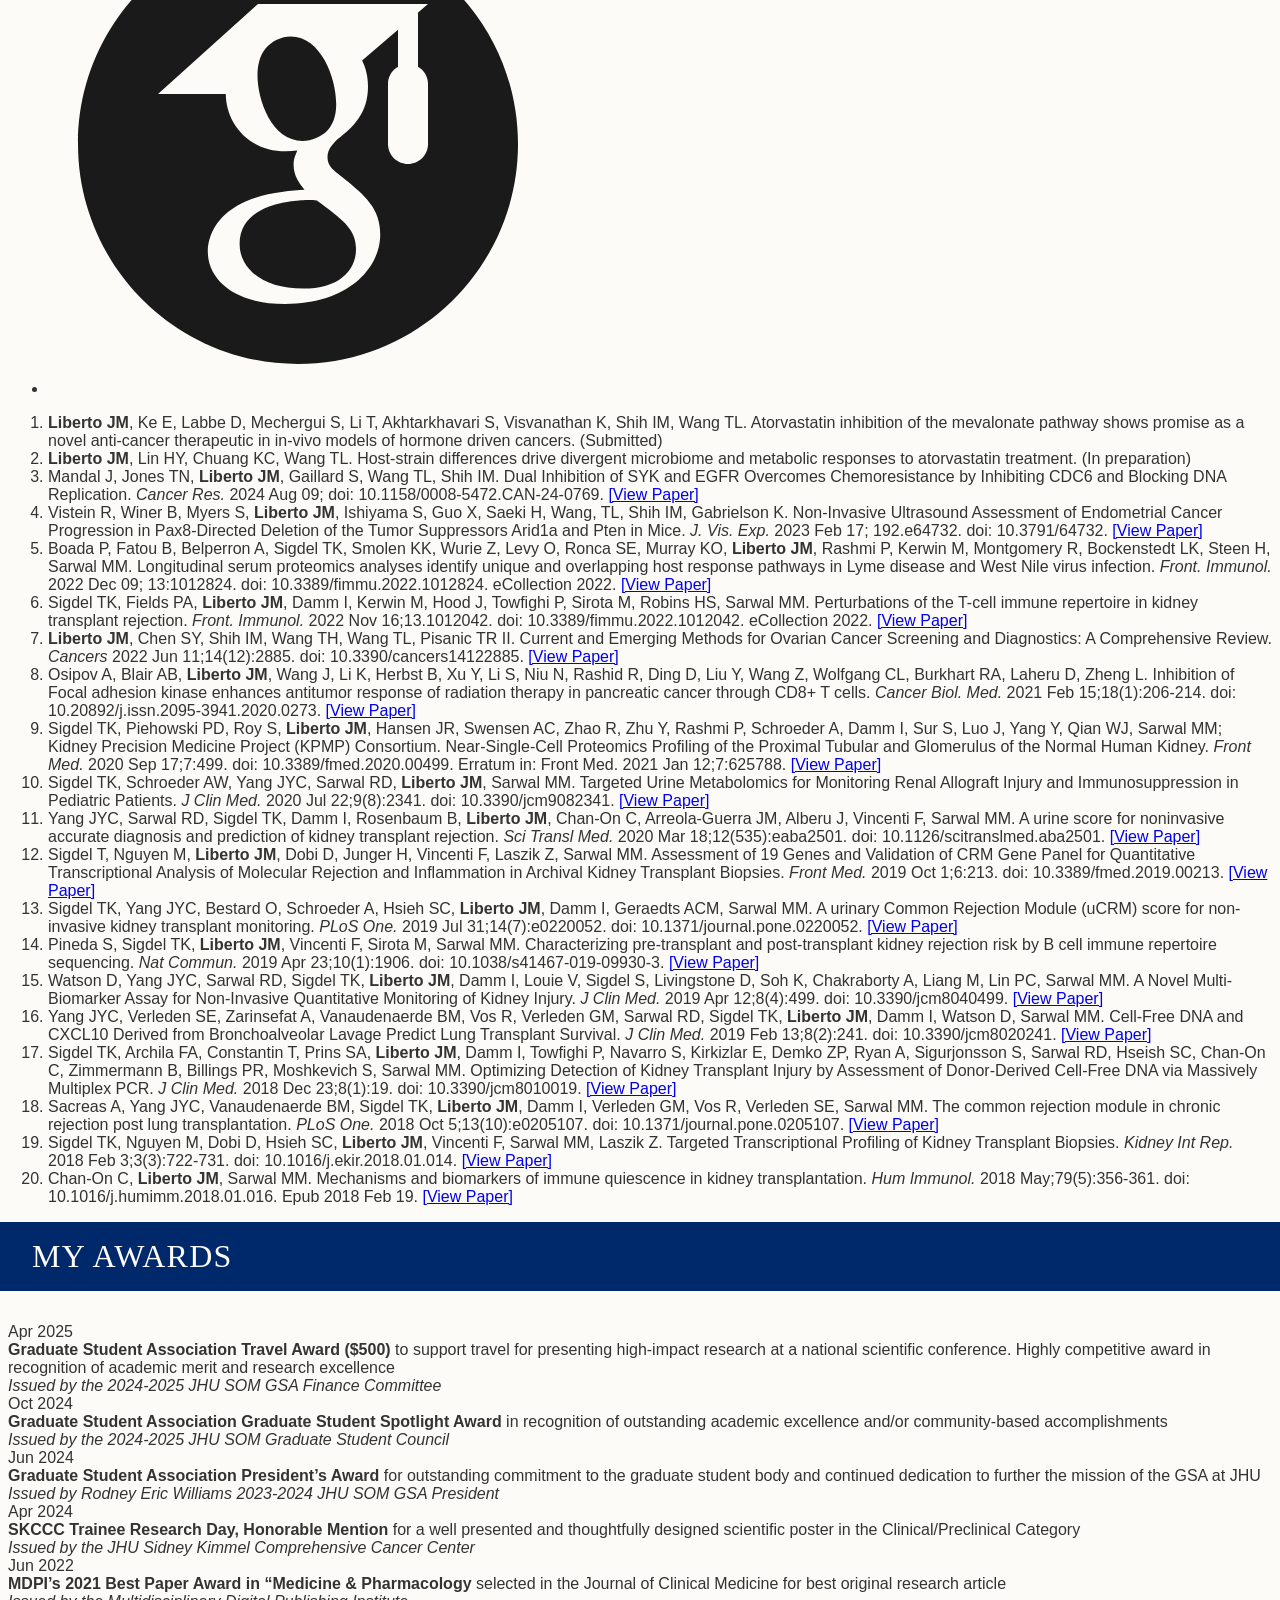
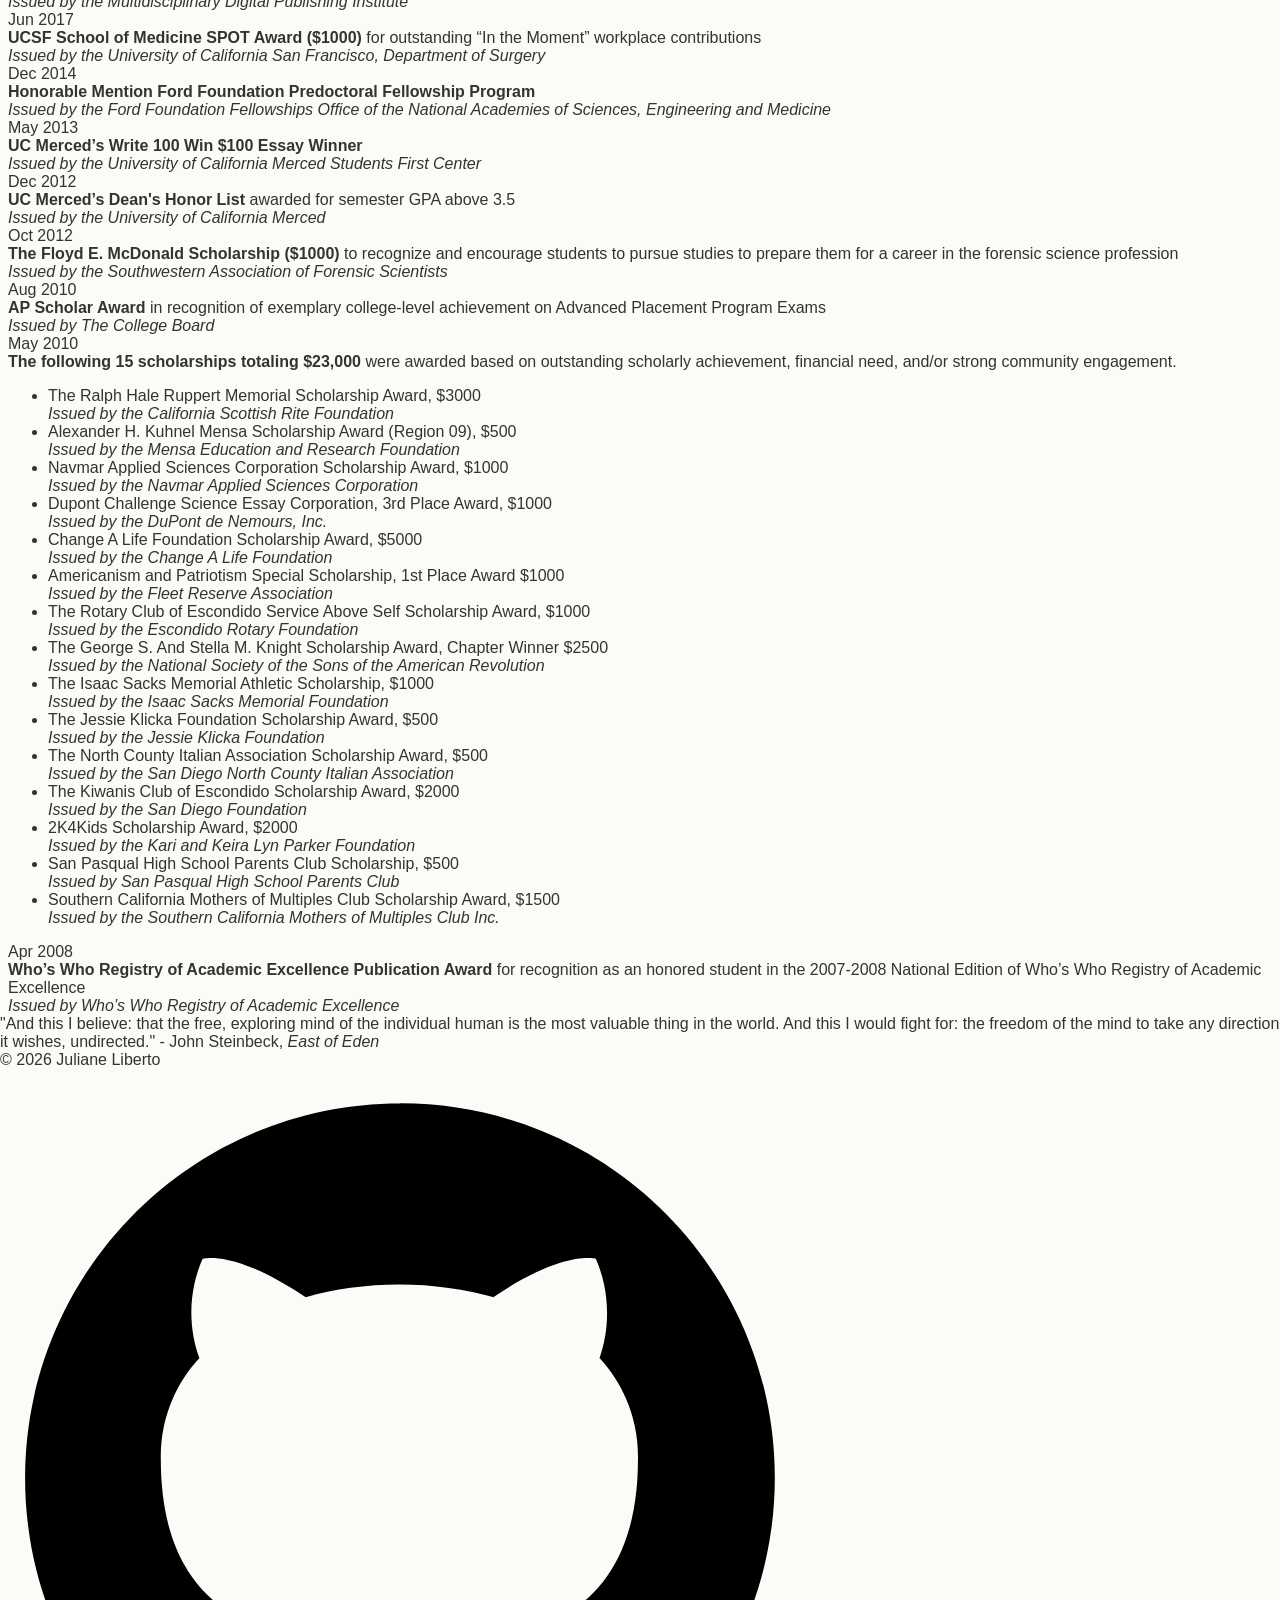
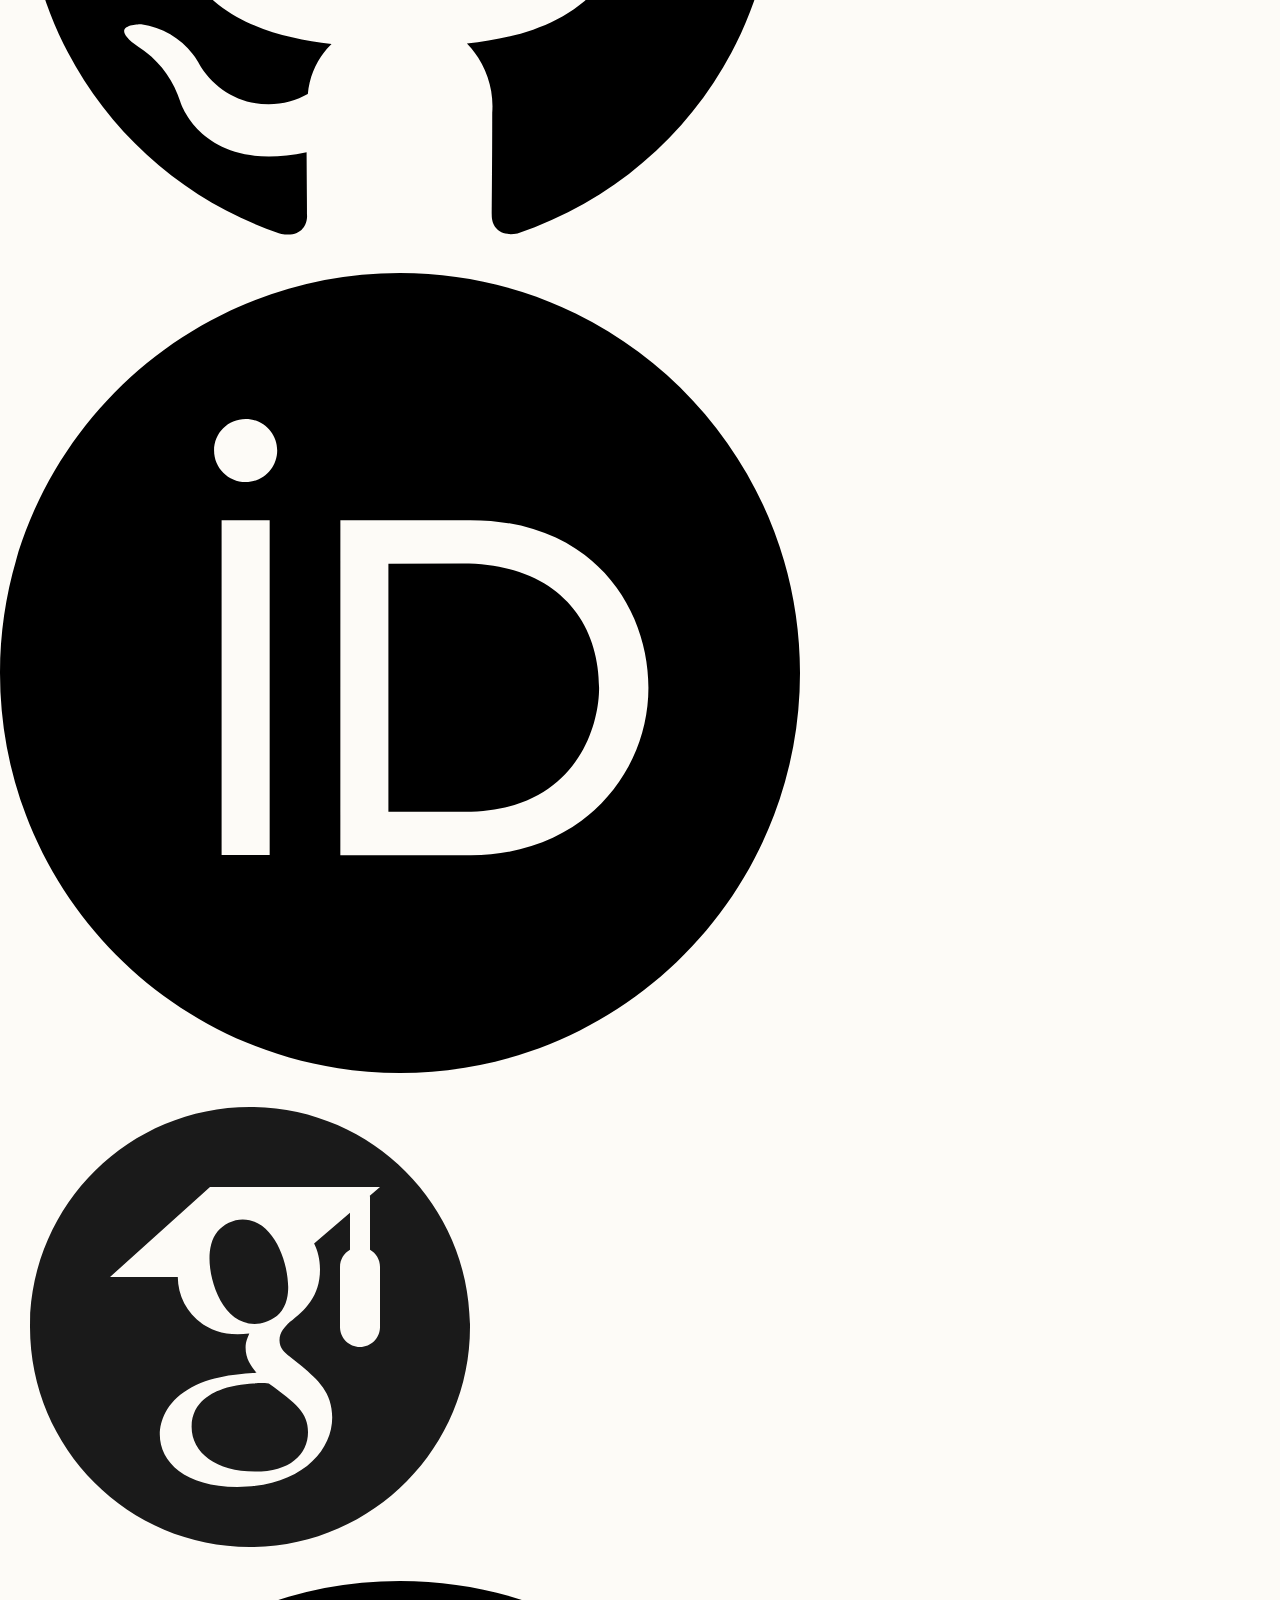
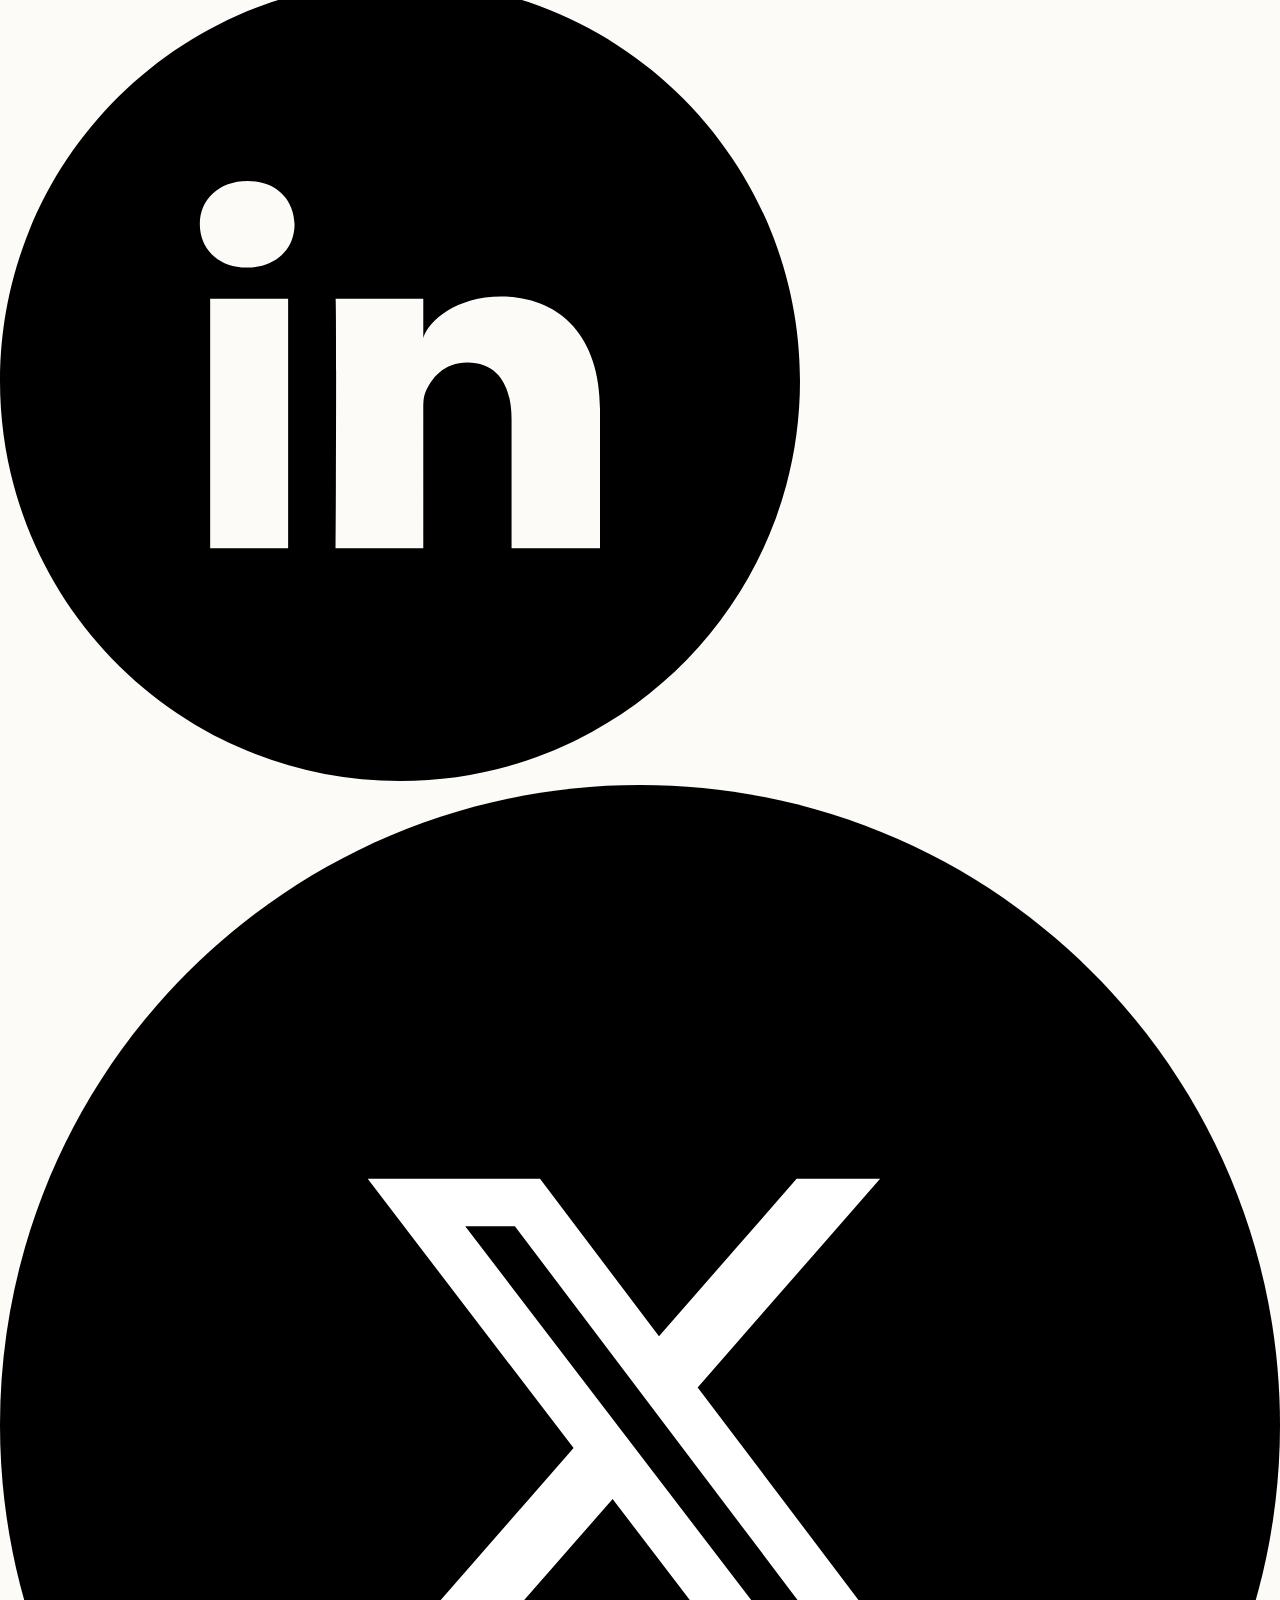
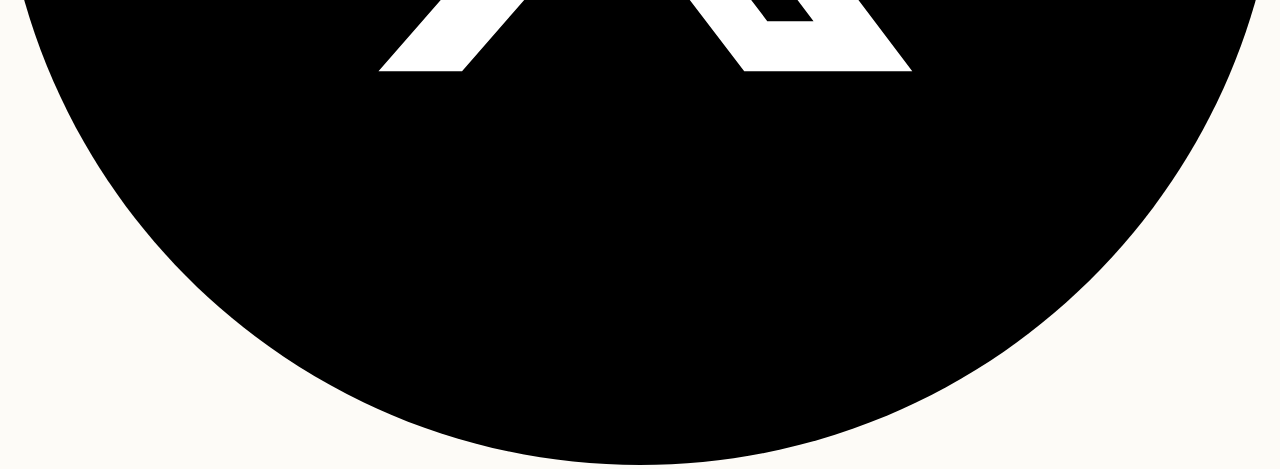
<file: indextest.html>
<!DOCTYPE html>

<html lang="en">

<head>
    <meta charset="UTF-8">
    <meta name="viewport" content="width=device-width, initial-scale=1.0">
    <title>Juliane M. Liberto | Home</title>
    <link rel="stylesheet" href="assets/css/style-index.css">
</head>
<body>
<!-- NAVIGATION -->
  <nav class = "navbar">
    <!-- Logo -->
    <div class="logo">
      Juliane M. Liberto
    </div>
    <!-- Links -->
    <ul class="nav-links">
      <li><a href="#home">Home</a></li>
      <li><a href="#about">About Me</a></li>
      <li><a href="#research">My Research</a></li>
      <li><a href="#leadership">Leadership</a></li>
      <li><a href="#teaching">Teaching</a></li>
      <li><a href="#publications">Publications</a></li>
      <li><a href="#awards">Awards</a></li>
      <li><a href="/cv" target="_blank" rel="noopener noreferrer">CV</a></li>
    </ul>
  </nav>
  
<!-- HERO -->
  <section id="home">
      <div class="hero">
          <div class = "hero-image">
              <img src = "assets/images/Headshot.jpg">
          </div>
          <div class = "hero-text">
              <h1>Juliane M. Liberto, Ph.D.</h1>
              <h2> Cancer Biologist</h2>
              <p>I am a cancer biologist and translational researcher investigating how tumor biology, metabolism, and the immune microenvironment interact to drive cancer progression and therapeutic response. My research integrates molecular biology, immunology, multi-omics, bioinformatics, and preclinical models to uncover mechanisms of disease and identify opportunities for therapeutic intervention.</p>
              <p>With experience across academic research, clinical research, and biotechnology, I bring a multidisciplinary and translational perspective to cancer research. I am passionate about conducting rigorous, collaborative research that advances our understanding of cancer and contributes to the development of more effective therapeutic strategies.</p>
              <div class="hero-bottom">
                  <div class="education">
                      <h3>Education</h3>
                       <div class="education-item">
                          <img src="assets/images/icons/graduation-cap.svg">
                          <div class="education-info">
                              <h4>Ph.D. Cellular and Molecular Medicine</h4>
                              <p>Johns Hopkins University School of Medicine</p>
                              <span>2019 - 2025</span>
                          </div>
                      </div>
                      <div class="education-item">
                          <img src="assets/images/icons/graduation-cap.svg">
                          <div class="education-info">
                              <h4>B.S. Human Biology</h4>
                              <p>University of California, Merced</p>
                              <span>2010 - 2014</span>
                          </div>
                      </div>
                  </div>
                  <div class="contact">
                      <h3>Contact Me!</h3>
                      <div class="education-item">
                          <img src="assets/images/icons/email.svg">
                          <div class="education-info">
                              <p><a href= "mailto:juliane.liberto@jhmi.edu">Juliane.Liberto@jhmi.edu</a></p>
                          </div>
                      </div>
                      <h3>Connect</h3>
                      <div class="socials">
                          <a href="https://github.com/JulianeLiberto" target="_blank" rel="noopener noreferrer"><img src="assets/images/icons/github.svg"></a>
                          <a href="https://orcid.org/0000-0003-1927-5058" target="_blank" rel="noopener noreferrer"><img src="assets/images/icons/orcid.svg"></a>
                          <a href="https://scholar.google.com/citations?user=32h7SLsAAAAJ&hl=en" target="_blank" rel="noopener noreferrer"><img src="assets/images/icons/googlescholar.svg"></a>
                          <a href="https://www.linkedin.com/in/julianeliberto/" target="_blank" rel="noopener noreferrer"><img src="assets/images/icons/linkedin.svg"></a>
                          <a href="https://x.com/JulianeLiberto" target="_blank" rel="noopener noreferrer"><img src="assets/images/icons/x.svg"></a>                         
                      </div>
                  </div>
              </div>
          </div>
      </div>
  </section>

<!-- ABOUT ME -->
  <section id="about">
      <h2>About Me</h2>
      <div class="container">
          <div class="about">
              <div class="about-top">
                  <div class="about-text">
                  <p>Cancer is one of biology’s most adaptive and resilient systems. What draws me to cancer research is the challenge of understanding how tumors evolve, survive, and adapt to their surroundings. To me, cancer biology feels a little like solving a puzzle: every experiment reveals another piece, and the challenge is figuring out how those pieces fit together.</p>
                  <p>My work has centered on understanding the biology that allows cancer to progress and respond to treatment, with particular interests in the tumor microenvironment, cancer metabolism, and anti-tumor immunity. Throughout my training, I’ve had the opportunity to approach these questions from many different angles, combining molecular and cellular biology, animal models, immunology, sequencing, and computational analysis.</p>
                  <p>As I move into the next stage of my career, I want to continue working at the intersection of fundamental cancer biology and translational research. I hope to contribute to research that not only reveals why cancer behaves the way it does, but also turns those insights into better ways to detect, treat, and ultimately prevent disease.</p>
                  <p>
                      Beyond my research, I am also interested in the people and practices that make science better:
                      <ul>
                          <li><strong>Research Leadership: </strong> I am passionate about intentional leadership that creates clear expectations, supports collaboration, and helps research teams work effectively.</li>
                          <li><strong>Mentorship: </strong>I enjoy teaching and helping others grow as scientists, whether that means troubleshooting an experiment, learning a new technique, or building confidence at the bench.</li>
                      </ul>
                  </p>
                  <p>When I am not in lab, I enjoy hiking with my dogs and <a href="/art" target="_blank" rel="noopener noreferrer">exploring creative outlets.</a></p>
                  <div class="about-cvlink">
                      <a href="/cv" target="_blank" rel="noopener noreferrer">View CV</a>
                  </div>
              </div>
              <div class="about-img">
                <img src="assets/documents/AACR.jpg">
                <img src="assets/documents/SKCCC.jpg">
              </div>
              </div>
              <div class="about-bottom">
                  <div class="about-bottom-info">
                      <h3>Research Interests</h3>
                          <p>Cancer Biology · Tumor Microenvironment · Cancer Immunology · Computational Biology · Tumor Metabolism · Host-Microbiome Interactions · Biomarker Discovery · Drug Discovery & Development · Precision Medicine</p>
                  </div>
                  <div class="about-bottom-info">
                      <h3>Technical Skills</h3>
                          <p>Molecular Biology · Cell Culture · In Vivo Models · Flow Cytometry · Next-Generation Sequencing · Microscopy · Data Analysis & Visualization · Leadership · Mentorship & Training</p>
                  </div>
              </div>
          </div>
    </div>
  </section>
<!-- MY RESAERCH -->
  <section id="research">
      <h2>My Thesis Research</h2>
      <div class="container">
      <div class="research">
            <div class="research-cards">
              <div class="research-card"> <!-- Project 1 -->
                  <h2>Statins, Cancer, and the Immune System</h2>
                  <h3>Understanding how statins reshape anti-tumor immunity</h3>
                  <p>
                      High-grade serous ovarian cancer (HGSOC) remains largely resistant to immune checkpoint blockade despite advances in cancer immunotherapy. My research investigates whether statins can reprogram the tumor immune microenvironment to enhance anti-tumor immunity.
                      Using murine tumor models, flow cytometry, single-cell RNA sequencing, immunohistochemistry, immunofluorescence, cell culture, and complementary molecular approaches, I investigated how statin treatment influences immune cell composition and function within the tumor microenvironment.
                      My studies demonstrate that statin treatment enhances T-cell activity within HGSOC tumors via tumor associated macrophage (TAM) reprogramming. 
                      These results support the possibility that statins may sensitize ovarian tumors to immune checkpoint blockade and could improve patient responses to these treatemnts.
                  </p>
              </div>
              <div class="research-card"> <!-- Project 2 -->
                  <h2>Why Genetics Matter</h2>
                  <h3>Understanding Host Genetics in Drug–Microbiome Interactions</h3>
                  <p>
                      While statins are known to influence metabolism, relatively little is understood about their effects on host-microbe interactions. My research examines how genetic background shapes the microbiome's response to statin treatment.
                      Using multiple inbred mouse strains, I characterize changes in microbial communities and microbial metabolites following statin treatment.
                      My work demonstrates that host genetics strongly influence microbial responses to statins. Among the strains examined, C57BL/6 mice exhibited the most pronounced microbial changes, including an enrichment of butyrate-producing bacterial populations.
                      Understanding how host genetics shapes microbiome responses to statins may help explain variability in drug response and uncover new links between metabolism, immunity, and microbial ecology.
                  </p>
              </div>
                <div>
                    <a href="https://jscholarship.library.jhu.edu/items/fc3f5c67-2581-4d92-b991-28f9fecb6890" target="_blank" rel="noopener noreferrer">Link to Dissertation</a>
                </div>
          </div>
          <div class="research-image">
              <a href="assets/documents/SKCCC Trainee Day Poster.pdf" target="_blank">
                    <img src="assets/documents/SKCCC Trainee Day Poster_img.png">
                </a>
          </div>         
      </div>
      </div>
  </section>
    
<!-- LEADERSHIP -->
    <section id="leadership">
        <h2>Leadership</h2>
        <div class="container">
        <div class="leadership-content">
            <div class="leadership-card">
                <div class="position">
                    <div class="position-header">
                        <h4>Johns Hopkins University School of Medicine Graduate Student Association</h4>
                        <span>Executive Board Member | 2022–2024</span>
                    </div>
                    <p class="position-info">
                        Served two consecutive terms on the eight-member executive board representing 900+ graduate students. Held roles as Director of Administration and Director of Media & Public Relations, contributing to 20+ student-focused initiatives spanning professional development, wellness, student advocacy, events, and graduate resources.
                    </p>
                </div>
                <div class="position">
                    <div class="position-header">
                        <h4>JHU East Baltimore Health Promotion & Well-Being Committee</h4>
                        <span>Graduate Student Representative | 2022–2024</span>
                    </div>
                    <p class="position-info">
                        Represented School of Medicine graduate students on a multidisciplinary university committee focused on student wellness and institutional health promotion.
                    </p>
                </div>
                <div class="position">
                    <div class="position-header">
                        <h4>Provost’s Advisory Team on Healthcare (PATH)</h4>
                        <span>Graduate Student Representative | 2022–2023</span>
                    </div>
                    <p class="position-info">
                        Represented graduate student perspectives on university-wide changes to student healthcare benefits and coordinated communication between students and university leadership.
                    </p>
                </div>
            </div>
            <div class="leadership-img">
                <a href="assets/documents/2022-23.png" target="_blank">
                    <img src="assets/documents/2022-23.png">
                </a>
                <a href="assets/documents/2023-24.png" target="_blank">
                    <img src="assets/documents/2023-24.png">
                </a>
            </div>
        </div>
        </div>
    </section>

<!-- MENTORSHIP & TEACHING -->
    <section id="teaching">
        <h2>Mentorship & Teaching</h2>
        <div class="container">
        <div class="leadership-card">           
            <div class="position">
                <div class="position-header">
                    <h4>Undergraduate Research Mentorship</h4>
                    <span>4 undergraduate researchers | 2021–2025</span>
                </div>
                <p class="position-info">
                   Mentored 4 JHU undergraduate students and aided each in achieving their personal research development goals through (1) providing direct supervision and training on assigned research projects, (2) advising on problem-solving approaches to troubleshoot laboratory assays, and (3) supporting improved scientific communication through data and journal presentations as well as providing guidance with writing undergraduate grant applications. Their contributions are expected to lead to co-authorship on forthcoming published research and presented abstracts. 
                </p>
            </div>
            <div class="position">
                <div class="position-header">
                    <h4>Immunology Teaching Assistant</h4>
                    <span>3 semesters | 2021–2023</span>
                </div>
                <p class="position-info">
                    Served three consecutive Fall terms (Aug to Oct) teaching Principles of Immunology to 20+ 2nd year CMM PhD students. Independently designed and developed original study materials and practice exams to enhance student understanding. Held group and one-on-one study sessions with students totaling 6+ hours/week.
                </p>
            </div>
            <div class="position">
                <div class="position-header">
                    <h4>Scientific Communication Peer Coaching</h4>
                    <span>Doctoral Life Design Studio | 2025</span>
                </div>
                <p class="position-info">
                    Provided individualized coaching on scientific storytelling, public speaking, and slide design to two pitch competitors. Provided well-received feedback on improving clarity and impact on pitch. One mentee competitor advanced to the finalist round.
                </p>
            </div>
            <div class="position">
                <div class="position-header">
                    <h4>Science & Health Education Partnership</h4>
                    <span>High School Research Mentor | 2016</span>
                </div>
                <p class="position-info">
                    Mentored a high school student during an intensive 8-week summer research internship at UCSF, teaching the fundamentals of translational research through hands-on experiments to enhance their laboratory skills. Designed an investigative project to evaluate the effectiveness of liquid biopsy for monitoring transplant rejection and injury.
                </p>
            </div>
        </div>
        </div>
    </section>

    
<!-- MY PUBLICATIONS -->
  <section id="publications">
      <h2>My Publications</h2>
      <div class="container">
      <ul class="publication-links">
                <li><a href="https://orcid.org/0000-0003-1927-5058"target="_blank" rel="noopener noreferrer"><img src="assets/images/icons/orcid.svg"></a></li>
                <li><a href="https://scholar.google.com/citations?user=32h7SLsAAAAJ&hl=en"target="_blank" rel="noopener noreferrer"><img src="assets/images/icons/googlescholar.svg"></a></li>
      </ul>
      <ol class="publication-list">
                <li><strong>Liberto JM</strong>, Ke E, Labbe D, Mechergui S, Li T, Akhtarkhavari S, Visvanathan K, Shih IM, Wang TL. Atorvastatin inhibition of the mevalonate pathway shows promise as a novel anti-cancer therapeutic in in-vivo models of hormone driven cancers. (Submitted)</li>
                <li><strong>Liberto JM</strong>, Lin HY, Chuang KC, Wang TL. Host-strain differences drive divergent microbiome and metabolic responses to atorvastatin treatment. (In preparation) </li>
                <li>Mandal J, Jones TN, <strong>Liberto JM</strong>, Gaillard S, Wang TL, Shih IM. Dual Inhibition of SYK and EGFR Overcomes Chemoresistance by Inhibiting CDC6 and Blocking DNA Replication. <em>Cancer Res.</em> 2024 Aug 09; doi: 10.1158/0008-5472.CAN-24-0769. <a href="https://doi.org/10.1158/0008-5472.CAN-24-0769" target="_blank" rel="noopener noreferrer">[View Paper]</a></li>
                <li>Vistein R, Winer B, Myers S, <strong>Liberto JM</strong>, Ishiyama S, Guo X, Saeki H, Wang, TL, Shih IM, Gabrielson K. Non-Invasive Ultrasound Assessment of Endometrial Cancer Progression in Pax8-Directed Deletion of the Tumor Suppressors Arid1a and Pten in Mice. <em>J. Vis. Exp.</em> 2023 Feb 17; 192.e64732. doi: 10.3791/64732. <a href="https://doi.org/10.3791/64732" target="_blank" rel="noopener noreferrer">[View Paper]</a></li>
                <li>Boada P, Fatou B, Belperron A, Sigdel TK, Smolen KK, Wurie Z, Levy O, Ronca SE, Murray KO, <strong>Liberto JM</strong>, Rashmi P, Kerwin M, Montgomery R, Bockenstedt LK, Steen H, Sarwal MM. Longitudinal serum proteomics analyses identify unique and overlapping host response pathways in Lyme disease and West Nile virus infection. <em>Front. Immunol.</em> 2022 Dec 09; 13:1012824. doi: 10.3389/fimmu.2022.1012824. eCollection 2022. <a href="https://doi.org/10.3389/fimmu.2022.1012824" target="_blank" rel="noopener noreferrer">[View Paper]</a></li>
                <li>Sigdel TK, Fields PA, <strong>Liberto JM</strong>, Damm I, Kerwin M, Hood J, Towfighi P, Sirota M, Robins HS, Sarwal MM. Perturbations of the T-cell immune repertoire in kidney transplant rejection. <em>Front. Immunol.</em> 2022 Nov 16;13.1012042. doi: 10.3389/fimmu.2022.1012042. eCollection 2022. <a href="https://doi.org/10.3389/fimmu.2022.1012042" target="_blank" rel="noopener noreferrer">[View Paper]</a></li>
                <li><strong>Liberto JM</strong>, Chen SY, Shih IM, Wang TH, Wang TL, Pisanic TR II. Current and Emerging Methods for Ovarian Cancer Screening and Diagnostics: A Comprehensive Review. <em>Cancers</em> 2022 Jun 11;14(12):2885. doi: 10.3390/cancers14122885. <a href="https://doi.org/10.3390/cancers14122885" target="_blank" rel="noopener noreferrer">[View Paper]</a></li>
                <li>Osipov A, Blair AB, <strong>Liberto JM</strong>, Wang J, Li K, Herbst B, Xu Y, Li S, Niu N, Rashid R, Ding D, Liu Y, Wang Z, Wolfgang CL, Burkhart RA, Laheru D, Zheng L. Inhibition of Focal adhesion kinase enhances antitumor response of radiation therapy in pancreatic cancer through CD8+ T cells. <em>Cancer Biol. Med.</em> 2021 Feb 15;18(1):206-214. doi: 10.20892/j.issn.2095-3941.2020.0273. <a href="https://doi.org/10.20892/j.issn.2095-3941.2020.0273" target="_blank" rel="noopener noreferrer">[View Paper]</a></li>
                <li>Sigdel TK, Piehowski PD, Roy S, <strong>Liberto JM</strong>, Hansen JR, Swensen AC, Zhao R, Zhu Y, Rashmi P, Schroeder A, Damm I, Sur S, Luo J, Yang Y, Qian WJ, Sarwal MM; Kidney Precision Medicine Project (KPMP) Consortium. Near-Single-Cell Proteomics Profiling of the Proximal Tubular and Glomerulus of the Normal Human Kidney. <em>Front Med.</em> 2020 Sep 17;7:499. doi: 10.3389/fmed.2020.00499. Erratum in: Front Med. 2021 Jan 12;7:625788. <a href="https://doi.org/10.3389/fmed.2020.00499" target="_blank" rel="noopener noreferrer">[View Paper]</a></li>
                <li>Sigdel TK, Schroeder AW, Yang JYC, Sarwal RD, <strong>Liberto JM</strong>, Sarwal MM. Targeted Urine Metabolomics for Monitoring Renal Allograft Injury and Immunosuppression in Pediatric Patients. <em>J Clin Med.</em> 2020 Jul 22;9(8):2341. doi: 10.3390/jcm9082341. <a href="https://doi.org/10.3390/jcm9082341" target="_blank" rel="noopener noreferrer">[View Paper]</a> </li>
                <li>Yang JYC, Sarwal RD, Sigdel TK, Damm I, Rosenbaum B, <strong>Liberto JM</strong>, Chan-On C, Arreola-Guerra JM, Alberu J, Vincenti F, Sarwal MM. A urine score for noninvasive accurate diagnosis and prediction of kidney transplant rejection. <em>Sci Transl Med.</em> 2020 Mar 18;12(535):eaba2501. doi: 10.1126/scitranslmed.aba2501. <a href="https://doi.org/10.1126/scitranslmed.aba2501" target="_blank" rel="noopener noreferrer">[View Paper]</a></li>
                <li>Sigdel T, Nguyen M, <strong>Liberto JM</strong>, Dobi D, Junger H, Vincenti F, Laszik Z, Sarwal MM. Assessment of 19 Genes and Validation of CRM Gene Panel for Quantitative Transcriptional Analysis of Molecular Rejection and Inflammation in Archival Kidney Transplant Biopsies. <em>Front Med.</em> 2019 Oct 1;6:213. doi: 10.3389/fmed.2019.00213. <a href="https://doi.org/10.3389/fmed.2019.00213" target="_blank" rel="noopener noreferrer">[View Paper]</a></li>
                <li>Sigdel TK, Yang JYC, Bestard O, Schroeder A, Hsieh SC, <strong>Liberto JM</strong>, Damm I, Geraedts ACM, Sarwal MM. A urinary Common Rejection Module (uCRM) score for non-invasive kidney transplant monitoring. <em>PLoS One.</em> 2019 Jul 31;14(7):e0220052. doi: 10.1371/journal.pone.0220052. <a href="https://doi.org/10.1371/journal.pone.0220052" target="_blank" rel="noopener noreferrer">[View Paper]</a></li>
                <li>Pineda S, Sigdel TK, <strong>Liberto JM</strong>, Vincenti F, Sirota M, Sarwal MM. Characterizing pre-transplant and post-transplant kidney rejection risk by B cell immune repertoire sequencing. <em>Nat Commun.</em> 2019 Apr 23;10(1):1906. doi: 10.1038/s41467-019-09930-3. <a href="https://doi.org/10.1038/s41467-019-09930-3" target="_blank" rel="noopener noreferrer">[View Paper]</a></li>
                <li>Watson D, Yang JYC, Sarwal RD, Sigdel TK, <strong>Liberto JM</strong>, Damm I, Louie V, Sigdel S, Livingstone D, Soh K, Chakraborty A, Liang M, Lin PC, Sarwal MM. A Novel Multi-Biomarker Assay for Non-Invasive Quantitative Monitoring of Kidney Injury. <em>J Clin Med.</em> 2019 Apr 12;8(4):499. doi: 10.3390/jcm8040499. <a href="https://doi.org/10.3390/jcm8040499" target="_blank" rel="noopener noreferrer">[View Paper]</a></li>
                <li>Yang JYC, Verleden SE, Zarinsefat A, Vanaudenaerde BM, Vos R, Verleden GM, Sarwal RD, Sigdel TK, <strong>Liberto JM</strong>, Damm I, Watson D, Sarwal MM. Cell-Free DNA and CXCL10 Derived from Bronchoalveolar Lavage Predict Lung Transplant Survival. <em>J Clin Med.</em> 2019 Feb 13;8(2):241. doi: 10.3390/jcm8020241. <a href="https://doi.org/10.3390/jcm8020241" target="_blank" rel="noopener noreferrer">[View Paper]</a></li>
                <li>Sigdel TK, Archila FA, Constantin T, Prins SA, <strong>Liberto JM</strong>, Damm I, Towfighi P, Navarro S, Kirkizlar E, Demko ZP, Ryan A, Sigurjonsson S, Sarwal RD, Hseish SC, Chan-On C, Zimmermann B, Billings PR, Moshkevich S, Sarwal MM. Optimizing Detection of Kidney Transplant Injury by Assessment of Donor-Derived Cell-Free DNA via Massively Multiplex PCR. <em>J Clin Med.</em> 2018 Dec 23;8(1):19. doi: 10.3390/jcm8010019. <a href="https://doi.org/10.3390/jcm8010019" target="_blank" rel="noopener noreferrer">[View Paper]</a></li>
                <li>Sacreas A, Yang JYC, Vanaudenaerde BM, Sigdel TK, <strong>Liberto JM</strong>, Damm I, Verleden GM, Vos R, Verleden SE, Sarwal MM. The common rejection module in chronic rejection post lung transplantation. <em>PLoS One.</em> 2018 Oct 5;13(10):e0205107. doi: 10.1371/journal.pone.0205107. <a href="https://doi.org/10.1371/journal.pone.0205107" target="_blank" rel="noopener noreferrer">[View Paper]</a></li>
                <li>Sigdel TK, Nguyen M, Dobi D, Hsieh SC, <strong>Liberto JM</strong>, Vincenti F, Sarwal MM, Laszik Z. Targeted Transcriptional Profiling of Kidney Transplant Biopsies. <em>Kidney Int Rep.</em> 2018 Feb 3;3(3):722-731. doi: 10.1016/j.ekir.2018.01.014. <a href="https://doi.org/10.1016/j.ekir.2018.01.014" target="_blank" rel="noopener noreferrer">[View Paper]</a></li>
                <li>Chan-On C, <strong>Liberto JM</strong>, Sarwal MM. Mechanisms and biomarkers of immune quiescence in kidney transplantation. <em>Hum Immunol.</em> 2018 May;79(5):356-361. doi: 10.1016/j.humimm.2018.01.016. Epub 2018 Feb 19. <a href="https://doi.org/10.1016/j.humimm.2018.01.016" target="_blank" rel="noopener noreferrer">[View Paper]</a></li>
        </ol>
      </div>
  </section>
<!-- MY AWARDS -->
  <section id="awards">
      <h2>My Awards</h2>
      <div class="container">
      <div class="award">
          <div class="award-date">Apr 2025</div>
          <div class="award-info">
              <strong>Graduate Student Association Travel Award ($500)</strong> to support travel for presenting high-impact research at a national scientific conference. Highly competitive award in recognition of academic merit and research excellence<br>
              <em>Issued by the 2024-2025 JHU SOM GSA Finance Committee</em>
          </div>
      </div>
      <div class="award">
          <div class="award-date">Oct 2024</div>
          <div class="award-info">
              <strong>Graduate Student Association Graduate Student Spotlight Award</strong> in recognition of outstanding academic excellence and/or community-based accomplishments<br>
              <em>Issued by the 2024-2025 JHU SOM Graduate Student Council </em>
          </div>
      </div>
      <div class="award">
          <div class="award-date">Jun 2024</div>
          <div class="award-info">
              <strong>Graduate Student Association President’s Award</strong> for outstanding commitment to the graduate student body and continued dedication to further the mission of the GSA at JHU<br>
              <em>Issued by Rodney Eric Williams 2023-2024 JHU SOM GSA President</em>
          </div>
      </div>
      <div class="award">
          <div class="award-date">Apr 2024</div>
          <div class="award-info">
              <strong>SKCCC Trainee Research Day, Honorable Mention</strong> for a well presented and thoughtfully designed scientific poster in the Clinical/Preclinical Category<br>
              <em>Issued by the JHU Sidney Kimmel Comprehensive Cancer Center</em>
          </div>
      </div>
      <div class="award">
          <div class="award-date">Jun 2022</div>
          <div class="award-info">
              <strong>MDPI’s 2021 Best Paper Award in “Medicine & Pharmacology</strong> selected in the Journal of Clinical Medicine for best original research article<br>
              <em>Issued by the Multidisciplinary Digital Publishing Institute</em>
          </div>
      </div>
      <div class="award">
          <div class="award-date">Jun 2017</div>
          <div class="award-info">
              <strong>UCSF School of Medicine SPOT Award ($1000)</strong> for outstanding “In the Moment” workplace contributions<br>
              <em>Issued by the University of California San Francisco, Department of Surgery</em>
          </div>
      </div>
      <div class="award">
          <div class="award-date">Dec 2014</div>
          <div class="award-info">
             <strong>Honorable Mention Ford Foundation Predoctoral Fellowship Program</strong><br>
              <em>Issued by the Ford Foundation Fellowships Office of the National Academies of Sciences, Engineering and Medicine</em> 
          </div>
      </div>
      <div class="award">
          <div class="award-date">May 2013</div>
          <div class="award-info">
              <strong>UC Merced’s Write 100 Win $100 Essay Winner</strong><br>
              <em>Issued by the University of California Merced Students First Center</em>
          </div>
      </div>
      <div class="award">
          <div class="award-date">Dec 2012</div>
          <div class="award-info">
              <strong>UC Merced’s Dean's Honor List</strong> awarded for semester GPA above 3.5<br>
              <em>Issued by the University of California Merced</em>
          </div>
      </div>
      <div class="award">
          <div class="award-date">Oct 2012</div>
          <div class="award-info">
              <strong>The Floyd E. McDonald Scholarship ($1000)</strong> to recognize and encourage students to pursue studies to prepare them for a career in the forensic science profession<br>
              <em>Issued by the Southwestern Association of Forensic Scientists</em>
          </div>
      </div>
      <div class="award">
          <div class="award-date">Aug 2010</div>
          <div class="award-info">
              <strong>AP Scholar Award</strong> in recognition of exemplary college-level achievement on Advanced Placement Program Exams<br>
              <em>Issued by The College Board</em>
          </div>
      </div>
      <div class="award">
          <div class="award-date">May 2010</div>
          <div class="award-info">
             <strong>The following 15 scholarships totaling $23,000</strong> were awarded based on outstanding scholarly achievement, financial need, and/or strong community engagement.
                    <ul>
                        <li>The Ralph Hale Ruppert Memorial Scholarship Award, $3000<br>
                            <em>Issued by the California Scottish Rite Foundation</em>
                        </li>
                        <li>Alexander H. Kuhnel Mensa Scholarship Award (Region 09), $500<br>
                            <em>Issued by the Mensa Education and Research Foundation</em>
                        </li>
                        <li>Navmar Applied Sciences Corporation Scholarship Award, $1000<br>
                            <em>Issued by the Navmar Applied Sciences Corporation</em>
                        </li>
                        <li>Dupont Challenge Science Essay Corporation, 3rd Place Award, $1000<br>
                            <em>Issued by the DuPont de Nemours, Inc.</em>
                        </li>
                        <li>Change A Life Foundation Scholarship Award, $5000<br>
                            <em>Issued by the Change A Life Foundation</em>
                        </li>
                        <li>Americanism and Patriotism Special Scholarship, 1st Place Award $1000<br>
                            <em>Issued by the Fleet Reserve Association</em>
                        </li>
                        <li>The Rotary Club of Escondido Service Above Self Scholarship Award, $1000<br>
                            <em>Issued by the Escondido Rotary Foundation</em>
                        </li>
                        <li>The George S. And Stella M. Knight Scholarship Award, Chapter Winner $2500<br>
                            <em>Issued by the National Society of the Sons of the American Revolution</em>
                        </li>
                        <li>The Isaac Sacks Memorial Athletic Scholarship, $1000<br>
                            <em>Issued by the Isaac Sacks Memorial Foundation</em>
                        </li>
                        <li>The Jessie Klicka Foundation Scholarship Award, $500<br>
                            <em>Issued by the Jessie Klicka Foundation</em>
                        </li>
                        <li>The North County Italian Association Scholarship Award, $500<br>
                            <em>Issued by the San Diego North County Italian Association</em>
                        </li>
                        <li>The Kiwanis Club of Escondido Scholarship Award, $2000<br>
                            <em>Issued by the San Diego Foundation</em>
                        </li>
                        <li>2K4Kids Scholarship Award, $2000<br>
                            <em>Issued by the Kari and Keira Lyn Parker Foundation</em>
                        </li>
                        <li>San Pasqual High School Parents Club Scholarship, $500<br>
                            <em>Issued by San Pasqual High School Parents Club</em>
                        </li>
                        <li>Southern California Mothers of Multiples Club Scholarship Award, $1500<br>
                            <em>Issued by the Southern California Mothers of Multiples Club Inc.</em>
                        </li>
                    </ul> 
          </div>
      </div>
      <div class="award">
          <div class="award-date">Apr 2008</div>
          <div class="award-info">
              <strong>Who’s Who Registry of Academic Excellence Publication Award </strong> for recognition as an honored student in the 2007-2008 National Edition of Who’s Who Registry of Academic Excellence<br>
              <em>Issued by Who’s Who Registry of Academic Excellence</em>
          </div>
      </div>
      </div>
  </section>
<!-- FOOTER -->
    <div class="foot-quote">
                "And this I believe: that the free, exploring mind of the individual human is the most valuable thing in the world. And this I would fight for: the freedom of the mind to take any direction it wishes, undirected." - John Steinbeck, <em>East of Eden</em>
              </div>
    <footer class="footbar">
        <div class="foot-logo">
            © 2026 Juliane Liberto 
        </div>
        <div class="foot-links">
            <a href="https://github.com/JulianeLiberto" target="_blank" rel="noopener noreferrer"><img src="assets/images/icons/github.svg"></a>
            <a href="https://orcid.org/0000-0003-1927-5058" target="_blank" rel="noopener noreferrer"><img src="assets/images/icons/orcid.svg"></a>
            <a href="https://scholar.google.com/citations?user=32h7SLsAAAAJ&hl=en" target="_blank" rel="noopener noreferrer"><img src="assets/images/icons/googlescholar.svg"></a>
            <a href="https://www.linkedin.com/in/julianeliberto/" target="_blank" rel="noopener noreferrer"><img src="assets/images/icons/linkedin.svg"></a>
            <a href="https://x.com/JulianeLiberto" target="_blank" rel="noopener noreferrer"><img src="assets/images/icons/x.svg"></a>
        </div>
    </footer>
</body>
</file>
<file: assets/css/style-home.css>
/* MAIN FOR BROWSER CONSISTENCY */
* {
  margin: 0;
  padding: 0;
  box-sizing: border-box;
  font-family: "Roboto", sans-serif;
}

:root { 
  /* Colors */
    --background: #FDFBF7;      /* Soft White */
    --text: #000000;            /* Black */
    --text-light: #FDFBF7;      /* Soft White */
    --text-dark: #1f2937;       /* Dark Blue */
    --accent: #00296b;          /* Dark Blue */
    --border: #3a3a3b;          /* Dark Grey */

    /* Shadows */
    --shadow-sm: 0 2px 8px rgba(0,0,0,0.08);
    --shadow-lg: 0 10px 30px rgba(0,0,0,0.12);

    /* Border Radius */
    --radius: 18px;
}

html, body {
  margin: 0;
  padding: 0;
  background-color: #FDFBF7; 
  color: #333;            
  font-family: "Roboto", sans-serif;
}

section > h2 {
    background: var(--accent);
    color: white;
    padding: 1rem 2rem;
    margin: 0 0 2rem 0;
    font-family: "Cormorant Garamond", serif;
    font-size: 2rem;
    font-weight: 500;
    text-transform: uppercase;
    letter-spacing: .08em;
}

section {
    scroll-margin-top: 50px;
}

/* NAVIGATION */
.navbar {
  display: flex;
  justify-content: space-between; /* Pushes logo left and links right */
  align-items: center;            /* Centers items vertically */
  background-color: #333;         /* Dark background */
  padding: 15px 30px;             /* Spacing inside the bar */
  position: sticky;               /* Keeps bar fixed at the top while scrolling */
  top: 0;
  z-index: 1000;
}

.logo {
  color: #fff;
  font-size: 24px;
  font-weight: bold;
}

.nav-links {
  display: flex;
  list-style: none; /* Removes list bullet points */
}

.nav-links li {
  margin-left: 20px; /* Spaces out links from one another */
}

.nav-links a {
  color: #f2f2f2;
  text-decoration: none; /* Removes underline from links */
  font-size: 16px;
  padding: 8px 12px;
  transition: all 0.3s ease; /* Smooth hover transition effect */
  border-radius: 4px;
}

.nav-links a:hover {
  background-color: #555;
  color: #fff;
}

.nav-links a.active {
  background-color: #048CAA; /* Distinct color for active/current page */
  color: white;
}

/* HERO */
.hero {
  display: grid;
  grid-template-columns: 45% 55%;
  min-height: 80vh;
  width: 100%;
}

.hero-image {
  width: 100%;
  height: 100%;
}

.hero-image img {
  width: 100%;
  height: 100%;
  object-fit: cover;
  display: block;
}

.hero-text {
  display: flex;
  flex-direction: column;
  justify-content: center;
  padding-top: 5rem;
  padding-right: 5rem;
  padding-bottom: 2rem;
  padding-left: 5rem;
}

.hero-text h1 {
  font-family: "Cormorant Garamond", serif;
  font-size: 3rem;
  font-weight: 300;
  margin-bottom: 1.2rem;
}

.hero-text h2 {
  font-family: "Montserrat", sans-serif;
  text-transform: uppercase;
  letter-spacing: 0.25em;
  font-size: 0.9rem;
  font-weight: 300;
  margin-bottom: 1.2rem;
}

.hero-text p {
  margin-bottom: 1.2rem;
  line-height: 1.7;
}

.hero-bottom {
  display:flex;
  gap:3rem;
  margin-top:2rem;
}

.hero-bottom h3 {
  font-family: "Roboto", sans-serif;
  margin-top: 1.9rem;
  margin-bottom: 0.15rem;
}

.education {
  flex:2;
}
.contact {
  flex:1;
}

.education-item {
  display: flex;
  align-items: flex-start;
  gap: .5rem;
  margin-bottom: .25rem;
}

.education-item img {
  width: 20px;
  height: 20px;
  margin-top: .1rem;
  align-content: center;
  align-items: center;
}

.education-info {
  font-size: .8rem;
  font-family: "Roboto", sans-serif;
  margin-top: .25rem;
  margin-bottom: .1rem;
}

.education-info h4 {
  margin-top: .1rem;
}

.education-info p {
  margin-bottom: .1rem;
}

.education-info span {
    color: #888888;
}

.socials {
  display:flex;
  gap:1rem;
  margin-top:1rem;
}

.socials a img {
  width: 25px;
  height: 25px;
}

@media (max-width: 768px) {

  .navbar {
    flex-direction: column;
    gap: 0.5rem;
    padding: 0.75rem 1rem;
  }

  .nav-links {
    flex-wrap: wrap;
    justify-content: center;
    gap: 0.25rem 0.5rem;
    padding: 0;
    margin: 0;
  }

  .nav-links a {
    font-size: 0.9rem;
    padding: 0.4rem 0.5rem;
  }

  .hero {
    grid-template-columns: 1fr;
    min-height: auto;
  }

  .hero-image {
    height: 350px;
  }

  .hero-image img {
    width: 100%;
    height: 100%;
    object-fit: cover;
  }

  .hero-text {
    padding: 2rem;
  }

  .hero-text h1 {
    font-size: 2.3rem;
    text-align: center;
  }

  .hero-text h2 {
    text-align: center;
  }
  .hero-bottom {
    flex-direction: column;
    gap: 2rem;
    margin-top: 2rem;
  }

  .education,
  .contact {
    flex: none;
  }

}

/* ABOUT ME */
.about {
  padding-left: 2rem;
  padding-right: 2rem;
  padding-top: 0rem;
  padding-bottom: 2rem;
  
}

.about-top {
  display: grid;
  gap: 2rem;
  grid-template-columns: 1fr 600px;
}
.about-img {
  margin-right: 2rem;
}
.about-img img {
  width: 550px;
  max-width: 100%;
  height: auto;
}

.about-text p {
  margin-bottom: 1.2rem;
  line-height: 1.7;
}

.about-text ul {
  margin-bottom: 1.2rem;
  padding-left: 1.2rem
}

.about-text li {
  line-height: 1.7;
}

.about-bottom {
  display:flex;
  gap:3rem;
  margin-top:2rem;
  padding-left: 5rem;
  padding-right: 5rem;
}

.about-bottom-info {
  flex: 1;
}

.about-bottom-info h3 {
  font-family: "Roboto", sans-serif;
  margin-bottom: 0.15rem;
  border-bottom:1px solid var(--text);
}

.about-bottom-info p {
  font-family: "Roboto", sans-serif;
  margin-top: .25rem;
  margin-bottom: .1rem;
  line-height: 1.7;
}

.about-cvlink {
    display: inline-block;
    justify-content: center;
    width: fit-content;
    padding: 0.5rem 0.9rem;
    border-radius: 999px;
    background: var(--accent);
    border: 1px solid var(--accent);
    color: var(--text-light);
    margin-top: 1rem;
    line-height: 1.7;
}

.about-cvlink a {
  color: var(--text-light);
  text-decoration: none; 
  padding: 8px 12px;
  transition: all 0.3s ease;
  border-radius: 4px;
}

.about-cvlink a:hover {
    text-decoration:underline;
}

.about-cvlink a:visited {
    color: var(--text-light);
}

/* RESEARCH */
.research {
  display: grid;
  grid-template-columns: 55% 45%;
  min-height: 80vh;
  width: 100%;
}

.research-image a img {
  display: block;
  width: auto;
  max-height: 100%;
  height: 600px;
  justify-content: center;
  margin-bottom: 2rem;
}
.research-image img:hover {
    transform: translateY(-6px);
    box-shadow: 0 10px 30px rgba(0,0,0,.12);
}

.research-cards {
  padding-right: 40px;
  padding-left: 40px;
  padding-bottom: 40px;
}
.research-card {
  margin-bottom: 2rem;
}
.research-card h2 {
  font-family: "Montserrat", sans-serif;
  text-transform: uppercase;
  letter-spacing: 0.25em;
  font-size: 1.2rem;
  font-weight: 300;
}

/* LEADERSHIP */

.leadership-content {
    display: grid;
    grid-template-columns: 1fr 600px;
    gap: 3rem;
    align-items: center;
}

.leadership-card {
  margin-bottom: 2rem;
  padding-left: 2rem;
  padding-right: 2rem;
}
.leadership-card h3 {
  font-family: "Montserrat", sans-serif;
  text-transform: uppercase;
  letter-spacing: 0.25em;
  font-size: 1rem;
  font-weight: 300;
  margin-bottom: 1.2rem;
}
.position {
  margin-bottom: 1.2rem;
}

.position span {
  font-size: .9rem;
  color: #888888;
}

.leadership-img {
  display: flex;
  margin-bottom: 2rem;
  margin-right: 2rem;
  gap: 1rem;
  align-items: center;
  justify-content: center;
}

.leadership-img img {
  width: 290px;
  max-width: 100%;
  height: auto;
}

.leadership-img img:hover {
    transform: translateY(-6px);
    box-shadow: 0 10px 30px rgba(0,0,0,.12);
}

/* PUBLICATIONS */
.publication-links {
  display: flex;
  padding-left: 40px;
  list-style: none;
  gap: 20px;
  margin-bottom: 1.5rem;
}

.publication-links a img {
  width: 30px;
  height: 30px;
}

.publication-list {
    font-size: 1.1rem;
    line-height: 1.5;
    padding-left: 80px;
    padding-right: 40px;
}

.publication-list li {
  margin-bottom: 1.5rem;
}

.publication-list a {
    text-decoration: none;
}

.publication-list a:hover {
    text-decoration: underline;
}

/* AWARDS */
.award {
    display: grid;
    grid-template-columns: 120px 1fr;
    gap: 2rem;
    margin-bottom: 2rem;
}

.award-date {
    font-weight: 600;
    color: var(--accent);
    text-align: right;
}

.award-info {
    margin: 0;
    font-size: 1.1rem;
    padding-right: 40px;
}

.award-info li{
    margin: 0.6rem;
    font-size: 1rem;
}


/* FOOTER */

.foot-quote {
  color: var(--accent);
  font-family: "Cormorant Garamond", serif;
  font-size: 1rem;
  padding: 5rem;
}

.foot-quote em {
    font-size: inherit;
    font-family: inherit;
}


.footbar {
  display: flex;
  justify-content: space-between; /* Pushes logo left and links right */
  align-items: center;            /* Centers items vertically */
  background-color: #333;         /* Dark background */
  padding: 15px 30px;             /* Spacing inside the bar */
  position: sticky;               /* Keeps bar fixed at the top while scrolling */
  top: 0;
  z-index: 1000;
}

.foot-logo {
  color: #fff;
  font-size: 14px;
  font-weight: bold;
}

.foot-links {
  display: flex;
   gap:1rem;
}

.foot-links a img {
  width: 25px;
  height: 25px;
}
</file>
<file: assets/css/style-art.css>
/* MAIN FOR BROWSER CONSISTENCY */
* {
  margin: 0;
  padding: 0;
  box-sizing: border-box;
  font-family: sans-serif;
}

:root { 
  /* Colors */
    --background: #333333;
    --surface: #bbbbbb;
    --text: #ffffff;
    --text-light: #6b7280;
    --text-dark: #1f2937;
    --accent: #2563eb;
    --border: #3a3a3b;

    /* Shadows */
    --shadow-sm: 0 2px 8px rgba(0,0,0,0.08);
    --shadow-lg: 0 10px 30px rgba(0,0,0,0.12);

    /* Border Radius */
    --radius: 18px;
}

/* Global Dark Background */
html, body {
  margin: 0;
  padding: 0;
  background-color: #0a0a0a; 
  color: #e0e0e0;            
  font-family: 'Helvetica Neue', Arial, sans-serif;
}

section > h2 {
  font-family: "Cormorant Garamond", serif;
  font-size: 2rem;
  font-style: italic;
  font-weight: 500;
  margin-bottom: 1rem;
  margin-top: 2rem;
}

section {
    scroll-margin-top: 80px;
}


/* NAVIGATION */
.navbar {
  display: flex;
  justify-content: space-between; /* Pushes logo left and links right */
  align-items: center;            /* Centers items vertically */
  background-color: #333;         /* Dark background */
  padding: 15px 30px;             /* Spacing inside the bar */
  position: sticky;               /* Keeps bar fixed at the top while scrolling */
  top: 0;
  z-index: 1000;
}

.logo {
  color: #fff;
  font-size: 24px;
  font-weight: bold;
}

.nav-links {
  display: flex;
  list-style: none; /* Removes list bullet points */
}

.nav-links li {
  margin-left: 20px; /* Spaces out links from one another */
}

.nav-links a {
  color: #f2f2f2;
  text-decoration: none; /* Removes underline from links */
  font-size: 16px;
  padding: 8px 12px;
  transition: all 0.3s ease; /* Smooth hover transition effect */
  border-radius: 4px;
}

.nav-links a:hover {
  background-color: #555;
  color: #fff;
}

/* HERO */
.hero {
  display: grid;
  grid-template-columns: 45% 55%;
  min-height: 80vh;
  width: 100%;
}

.hero-image {
  width: 100%;
  height: 100%;
}

.hero-image img {
  width: 100%;
  height: 100%;
  object-fit: cover;
  display: block;
}

.hero-text {
  display: flex;
  flex-direction: column;
  justify-content: center;
  padding: 5rem;
}

.hero-text h1 {
  font-family: "Cormorant Garamond", serif;
  font-size: 3rem;
  font-weight: 300;
  margin-bottom: 1.2rem;
}

.hero-text h2 {
  font-family: "Montserrat", sans-serif;
  text-transform: uppercase;
  letter-spacing: 0.25em;
  font-size: 0.9rem;
  font-weight: 300;
  margin-bottom: 1.2rem;
}

.hero-text p {
  margin-bottom: 1.2rem;
  line-height: 1.7;
}


@media (max-width: 768px) {

  .hero {
    grid-template-columns: 1fr;
    min-height: auto;
  }

  .hero-image {
    height: 350px;
  }

  .hero-image img {
    width: 100%;
    height: 100%;
    object-fit: cover;
  }

  .hero-text {
    padding: 2rem;
  }

  .hero-text h1 {
    font-size: 2.3rem;
    text-align: center;
  }

  .hero-text h2 {
    text-align: center;
  }

}

/* IMAGES */

.grid {
  display: grid;
  grid-template-columns: repeat(auto-fill, 200px);
  justify-content: center;
  align-content: center;
  grid-gap: 10px;
}

.grid img {
  width: 200px;
  height: 200px;
  cursor: pointer;
  object-fit: cover;
}

#lightbox {
  position: fixed;
  z-index: 1000; /* Sits on top of absolutely everything else */
  left: 0;
  top: 0;
  width: 100%;
  height: 100%;
  background-color: rgba(0, 0, 0, 0.8);
  backdrop-filter: blur(10px);
  justify-content: center;
  align-items: center;
  display: none;
}

#lightbox.active{
  display: flex;
  justify-content: center;
  align-items: center;
}

#lightbox img {
  max-width: 80%;
  max-height: 80%;  
}

/* POETRY */
.poetry-cards {
    columns: 350px;
    column-gap: 2rem;
    max-width: 1200px;
    margin: 0 auto;
}

.poetry-card {
    background: var(--background);
    color: var(--text);
    border: 1px solid var(--border);
    border-radius: 18px;
    padding: 2rem;
    margin-bottom: 2rem;
    break-inside: avoid;
}

.poetry-card h3{
    align-items: center;
    color: var(--text);
    gap: .6rem;
    margin-bottom: 1.4rem;
}

.poetry-card p{
    align-items: center;
    color: var(--text);
    gap: .6rem;
    margin-bottom: 1.2rem;
    line-height: 1.7;
}

.poetry-card p:last-child {
    margin-bottom: 0;
}

/* PUBLICATIONS */

.publication-cards {
  display: grid;
  grid-template-columns: repeat(auto-fit, 500px);
  justify-content: center;
  gap: 2rem;
  max-width: 1200px;
  margin: 1rem auto;
}

.publication-card {
    background: var(--background);
    color: var(--text);
    border: 1px solid var(--border);
    border-radius: 18px;
    padding: 2rem;
    display: flex;
    flex-direction: column;
    align-items: center;
}

.publication-card a img {
    display: block;
    width: auto;
    max-height: 100%;
    height: 300px;
    border-radius: 8px;
}

.publication-card img:hover {
    transform: translateY(-6px);
    box-shadow: 0 10px 30px rgba(0,0,0,.12);
}

.publication-card h3{
    align-items: center;
    color: var(--text);
    gap: .6rem;
    margin-top: 1.4rem;
    margin-bottom: 1rem;
}

.publication-card p{
    align-items: center;
    color: var(--text);
    gap: .6rem;
    margin-bottom: 1rem;
    line-height: 1.7;
}

.publication-card p:last-child {
    margin-bottom: 0;
}

/* AWARDS */

.awards {
  display: grid;
  grid-template-columns: 55% 45%;
  min-height: 80vh;
  width: 100%;
}

.award-list {
    line-height: 1.7;
    padding-left: 40px;
}

.award-list li {
    margin-bottom: 1.5em;
}

.awards-collage {
    columns: 150px;
    column-gap: 1rem;
    padding-right: 40px;
    padding-bottom: 40px;
}

.awards-collage img {
    width: 100%;
    height: auto;
    margin-bottom: 1rem;
    border-radius: 5px;
    display: block;
    break-inside: avoid;
}


/* FOOTER */
.footbar {
  display: flex;
  justify-content: space-between; /* Pushes logo left and links right */
  align-items: center;            /* Centers items vertically */
  background-color: #333;         /* Dark background */
  padding: 15px 30px;             /* Spacing inside the bar */
  position: sticky;               /* Keeps bar fixed at the top while scrolling */
  top: 0;
  z-index: 1000;
}

.foot-logo {
  color: #fff;
  font-size: 14px;
  font-weight: bold;
}

.foot-links {
  display: flex;
  list-style: none; /* Removes list bullet points */
}

.foot-links li {
  margin-left: 20px; /* Spaces out links from one another */
}

.foot-links a {
  color: #f2f2f2;
  text-decoration: none; /* Removes underline from links */
  font-size: 16px;
  padding: 8px 12px;
  transition: all 0.3s ease; /* Smooth hover transition effect */
  border-radius: 4px;
}

.foot-links a:hover {
  background-color: #555;
  color: #fff;
}
</file>
<file: assets/css/style-cv.css>
body {

    background:#efefef;

    margin:0;

    font-family:Times, sans-serif;

    color:#333;

}


.container {

    width:8.5in;

    min-height:11in;

    margin:40px auto;

    background:white;

    padding:0.7in;

    box-sizing:border-box;

    box-shadow:0 0 15px rgba(0,0,0,0.12);

}


.cv-header {

    text-align:center;

    margin-bottom:45px;

}


.cv-title {

    font-weight:bold;

    font-size:17px;

    margin-bottom:25px;

    text-transform:uppercase;

}


.name {

    font-style:italic;

    font-size:34px;

    font-weight:500;

    margin:0 0 20px 0;

}


.contact,
.links {

    font-size:14px;

    margin-top:10px;

}


a {

    text-decoration:none;

}


a:hover {

    text-decoration:underline;

}


section {

    margin-top:35px;

}


section h2 {

    font-size:16px;

    text-transform:uppercase;

    border-bottom:1px solid #163A5F;

    padding-bottom:5px;

}
.cv-entry {

    display:grid;

    grid-template-columns:150px 1fr;

    column-gap:30px;

    margin-bottom:12px;

}


.cv-date {

    text-align:right;

    font-size:14px;

    color:#666;

    line-height:1.4;

}


.cv-details h3 {

    margin:0 0 8px 0;

    font-size:14px;

    font-weight:bold;

}


.institution {

    margin:3px 0;

    font-size:14px;

}


.location {

    margin-top:5px;

    color:#666;

    font-style:italic;

    font-size:14px;

}

.cv-skillscat {

    text-align:right;

    font-size:14px;

    font-style:italic;

    color:#666;

    line-height:1.4;

}

.cv-subheading {

    font-size:16px;

    font-style:italic;

    font-weight:bold;

    margin-top:25px;

    margin-bottom:10px;

}


.publication-list {

    font-size:14px;

    line-height:1.5;

    margin-top:0;

    padding-left:25px;

}


.publication-list li {

    margin-bottom:10px;

}

.cv-list {

    font-size:14px;

    line-height:1.5;

    margin-top:0;

    padding-left:25px;

}


.cv-list li {

    margin-bottom:6px;

}
</file>
<file: assets/css/style-index.css>
/* GLOBAL */

:root {
    /* Colors */
    --background: #FDFBF7;   /* Soft Cream White */
    --text: #333333;         /* Dark Grey */
    --text-muted: #888888;   /* Light Grey */
    --text-light: #FDFBF7;   /* Soft Cream White */
    --accent: #00296B;       /* Dark Navy Blue */
    --border: #333333;       /* Dark Grey */

    /* Spacing */
    --space-xs: 0.5rem;
    --space-sm: 1rem;
    --space-md: 2rem;
    --space-lg: 3rem;
    --space-xl: 5rem;

    /* Layout */
    --content-width: 1200px;
    --side-padding: 2rem;

    /* Effects */
    --shadow-sm: 0 2px 8px rgba(0,0,0,0.08);     /* Shadow: Horizontal Offset, Vertical Offset, Blur radius, (color, opacity) */
    --shadow-lg: 0 10px 30px rgba(0,0,0,0.12);

    --radius: 10px;                              /* Corner roundess */
}

html,
body {
    margin: 0;                           /* Outside spacing - set to 0 to remove unwanted browser auto spacing */
    padding: 0;                          /* Inside spacing - set to 0 to remove unwanted browser auto spacing */
    background-color: var(--background);
    color: var(--text);
    font-family: "Roboto", sans-serif;   /* Main body text */
}

.container {
    width: min(100% - 1rem, 3200px); /* Establishes a universal content width */
    margin-inline: auto;
}

section > h2 {                                 /* Consistent section headers */
    background: var(--accent);                 /* Color behind text */
    color: var(--text-light);                  /* Text color */
    padding: var(--space-sm) var(--space-md);  /* Inside element spacing: top/bottom left/right */
    margin: 0 0 var(--space-md);               /* Outside element spacing: top left/right bottom */
    
    font-family: "Cormorant Garamond", serif;
    font-size: 2rem;
    font-weight: 500;
    text-transform: uppercase;
    letter-spacing: 0.08rem;
}

section {
    scroll-margin-top: 50px;        /* spacing so section headers appear under instead of behind the navbar */
}

/* NAVIGATION */
.navbar {
    display: flex;                  /* Arranges child elements in a line */
    justify-content: space-between; /* Pushes child 1 left and child 2 right */
    align-items: center;            /* Centers items vertically */
    background-color: #333;         /* Dark Grey background */
    padding: 1rem 2rem;             /* Inside spacing: top/bottom left/right */
    position: sticky;               /* Keeps bar fixed at the top while scrolling */
    top: 0;                         /* Nav bar at the very top of the page */
    z-index: 1000;                  /* Nav bar on top of all other elements */
}
.logo {
    color: var(--text-light);     /* Text color */
    font-weight: 700;             /* Bold - see Cheat Sheet */
    font-size: 1rem;
}
.nav-links {
    display: flex;     /* Arranges child elements in a line */
    gap: 2rem;         /* Spaces links apart from eachother */
    list-style: none;  /* Don't add list bullet points */
    margin: 0;         /* Outside spacing - set to 0 to remove unwanted browser auto spacing */
    padding: 0;        /* Inside spacing - set to 0 to remove unwanted browser auto spacing */
}
.nav-links a {
   color: var(--text-light);    /* Text color */
   text-decoration: none;       /* Remove link underline */
   font-size: 1rem;               
   padding: 0.5rem 0.75rem;     /* Sets clickable area around text  */
   transition: all 0.3s ease;   /* Animate style change over seconds smoothly */
   border-radius: 4px;          /* Slightly round corners of clickable area */
}
.nav-links a:hover {
   color: var(--text-light);    /* Text color */
   background-color: #555;      /* Color in clickable area */
}
.nav-links a:visited {
   color: var(--text-light);    /* Text color after link is clicked */
}

/* HERO */
.hero {
    display: grid;                     /* Use grid for layouts */
    grid-template-columns: 45% 55%;    /* Two columns, column 1 uses 45% and column 2 55% of screen  */
}
.hero-image {
    width: 100%;    /* Fill allocated parent width (i.e. grid of 45%) */
    height: 100%;   /* Fill allocated parent height (i.e. grid of 45%) */
}
.hero-image img {
    width: 100%;          /* Fill allocated parent width (i.e. .hero-image) */
    height: 100%;         /* Fill allocated parent height (i.e. .hero-image) */
    display: block;       /* Make image not and in-line image */
    object-fit: cover;    /* Fill entire box, even if crop needed */
}
.hero-text {
    padding: var(--space-lg) var(--space-xl) var(--space-md);    /* Inside Spacing: T R/L B */
}
.hero-text h1 {
    margin-bottom: 1.2rem;
    font-family: "Cormorant Garamond", serif;
    font-size: 3rem;
    font-weight: 300;
}
.hero-text h2 {
    margin-bottom: 1.2rem;
    font-family: "Montserrat", sans-serif;
    text-transform: uppercase;
    letter-spacing: 0.25em;
    font-size: 0.9rem;
    font-weight: 300;
}
.hero-text p {
    margin-bottom: 1.2rem;    /* Line spacing between paragraphs */
    line-height: 1.7;         /* line spacing within paragraphs */
}
.hero-bottom {
    display: flex;    /* Use flex for aligning things horizontally or vertically */
    gap: 3rem;        /* space between flex items */
    margin-top: 2rem;
}
.hero-bottom h3 {
    margin-top: 1.8rem;
    margin-bottom: 0.5rem;
}
.education {
    flex: 2;    /* Takes up 2 of 3 flex spaces */
}
.contact {
    flex: 1;    /* Takes up 1 of 3 flex spaces */
}
.education-item {
    display: flex;    /* Use flex for aligning things horizontally or vertically */
    gap: 0.5rem;        /* space between flex items */ 
    margin-bottom: 1rem; 
}
.education-item img {
    width: 25px;
    height: 25px;
}
.education-info {
    font-size: .9rem;
}
.education-info h4 {
    margin: 0;
}
.education-info p {
    margin: 0;
    line-height: normal;
}
.education-info span {
    margin: 0;
    color: #888888;
}
.socials {
    display: flex;
    gap: 1rem;
}
.socials a img {
     width: 25px;
     height: 25px;
}





/* ABOUT ME */
.about {
  padding-left: 2rem;
  padding-right: 2rem;
  padding-top: 0rem;
  padding-bottom: 2rem;
}
.about-top {                    /* Make top section 2 columns (one for text, one for photos) */
  display: grid;
  gap: 2rem;
  grid-template-columns: 1fr 600px;
  align-items: start;
}
.about-img img {                /* Define image size */
  width: 599px;
  max-width: 100%;
  height: auto;
}
.about-text p {                    /* Define text margins and line-height */
  margin-bottom: 1.2rem;
  line-height: 1.7;
}
.about-text p:first-child {
  margin-top: 0;
}
.about-text ul {                    /* Define list margins and line height */
  margin-bottom: 1.2rem;
  padding-left: 1.2rem
}
.about-text li {            
  line-height: 1.7;
}
.about-bottom {                    /* Make Skills and Interests two columns */
  display:flex;
  gap:3rem;                        /* gap between columns */
  margin-top:2rem;
  padding-left: 5rem;
  padding-right: 5rem;
}
.about-bottom-info {               /* Both columns share the available width equally */
  flex: 1;
}
.about-bottom-info h3 {            
  font-family: "Roboto", sans-serif;
  margin-bottom: 0.15rem;
  border-bottom:1px solid var(--text);
}
.about-bottom-info p {            
  font-family: "Roboto", sans-serif;
  margin-top: .25rem;
  margin-bottom: .1rem;
  line-height: 1.7;
}
.about-cvlink {
    display: inline-block;
    justify-content: center;
    width: fit-content;
    padding: 0.5rem 0.9rem;
    border-radius: 999px;
    background: var(--accent);
    border: 1px solid var(--accent);
    color: var(--text-light);
    margin-top: 1rem;
    line-height: 1.7;
}
.about-cvlink a {
  color: var(--text-light);
  text-decoration: none; 
  padding: 8px 12px;
  transition: all 0.3s ease;
  border-radius: 4px;
}
.about-cvlink a:hover {
    text-decoration:underline;
}
.about-cvlink a:visited {
    color: var(--text-light);
}






/* MY RESEARCH */
/* LEADERSHIP */
.leadership-content {
    display: grid;
    grid-template-columns: 1fr 600px;
    gap: 3rem;
    align-items: center;
}
.leadership-card {
  margin-bottom: 2rem;
  padding-left: 2rem;
  padding-right: 2rem;
}
.leadership-card h3 {
  font-family: "Montserrat", sans-serif;
  text-transform: uppercase;
  letter-spacing: 0.25em;
  font-size: 1rem;
  font-weight: 300;
  margin-bottom: 1.2rem;
}
.position {
  margin-bottom: 1.2rem;
}
.position span {
  font-size: .9rem;
  color: #888888;
}
.leadership-img {
  display: flex;
  margin-bottom: 2rem;
  margin-right: 2rem;
  gap: 1rem;
  align-items: center;
  justify-content: center;
}
.leadership-img img {
  width: 290px;
  max-width: 100%;
  height: auto;
}
.leadership-img img:hover {
    transform: translateY(-6px);
    box-shadow: 0 10px 30px rgba(0,0,0,.12);
}





/* MENTORSHIP & TEACHING */
/* MY PUBLICATIONS */
/* MY AWARDS */
/* FOOTER */
/* MOBILE STYLING */

@media (max-width: 768px) {
    section > h2 {
        padding: 0.7rem 1rem;
        margin-bottom: 1.5rem;
        font-size: 1.5rem;
    }
   .navbar {
        flex-direction: column;
        gap: 0.5rem;
        padding: 0.75rem 1rem;
    }

      .nav-links {
        flex-wrap: wrap;
        justify-content: center;
        gap: 0.25rem 0.5rem;
        padding: 0;
        margin: 0;
    }

      .nav-links a {
        font-size: 0.9rem;
        padding: 0.4rem 0.5rem;
    }

      .hero {
        grid-template-columns: 1fr;
        min-height: auto;
    }

      .hero-image {
        height: 350px;
    }

      .hero-image img {
        width: 100%;
        height: 100%;
        object-fit: cover;
    }

      .hero-text {
        padding: 2rem;
    }

      .hero-text h1 {
        font-size: 2.3rem;
        text-align: center;
    }

      .hero-text h2 {
        text-align: center;
    }
      .hero-bottom {
        flex-direction: column;
        gap: 0.5rem;
        margin-top: 2rem;
    }
    .hero-bottom h3 {
        margin-top: 1rem;
        margin-bottom: 0.5rem;
    }

      .education,
      .contact {
        flex: none;
    }

    .about-top {
        grid-template-columns: 1fr;
        gap: 0.5rem
        min-height: auto;
    }
    .about-bottom {
        flex-direction: column;
        gap: 0.5rem;
        padding-left: 0;
        padding-right: 0;
    }
    .leadership-content {
        grid-template-columns: 1fr;
        gap: 0.5rem
        min-height: auto;
    }
    .leadership-img {
        flex-direction: column;
        gap: 0.5rem;
        padding-left: 0;
        padding-right: 0; 
    }

}
</file>
